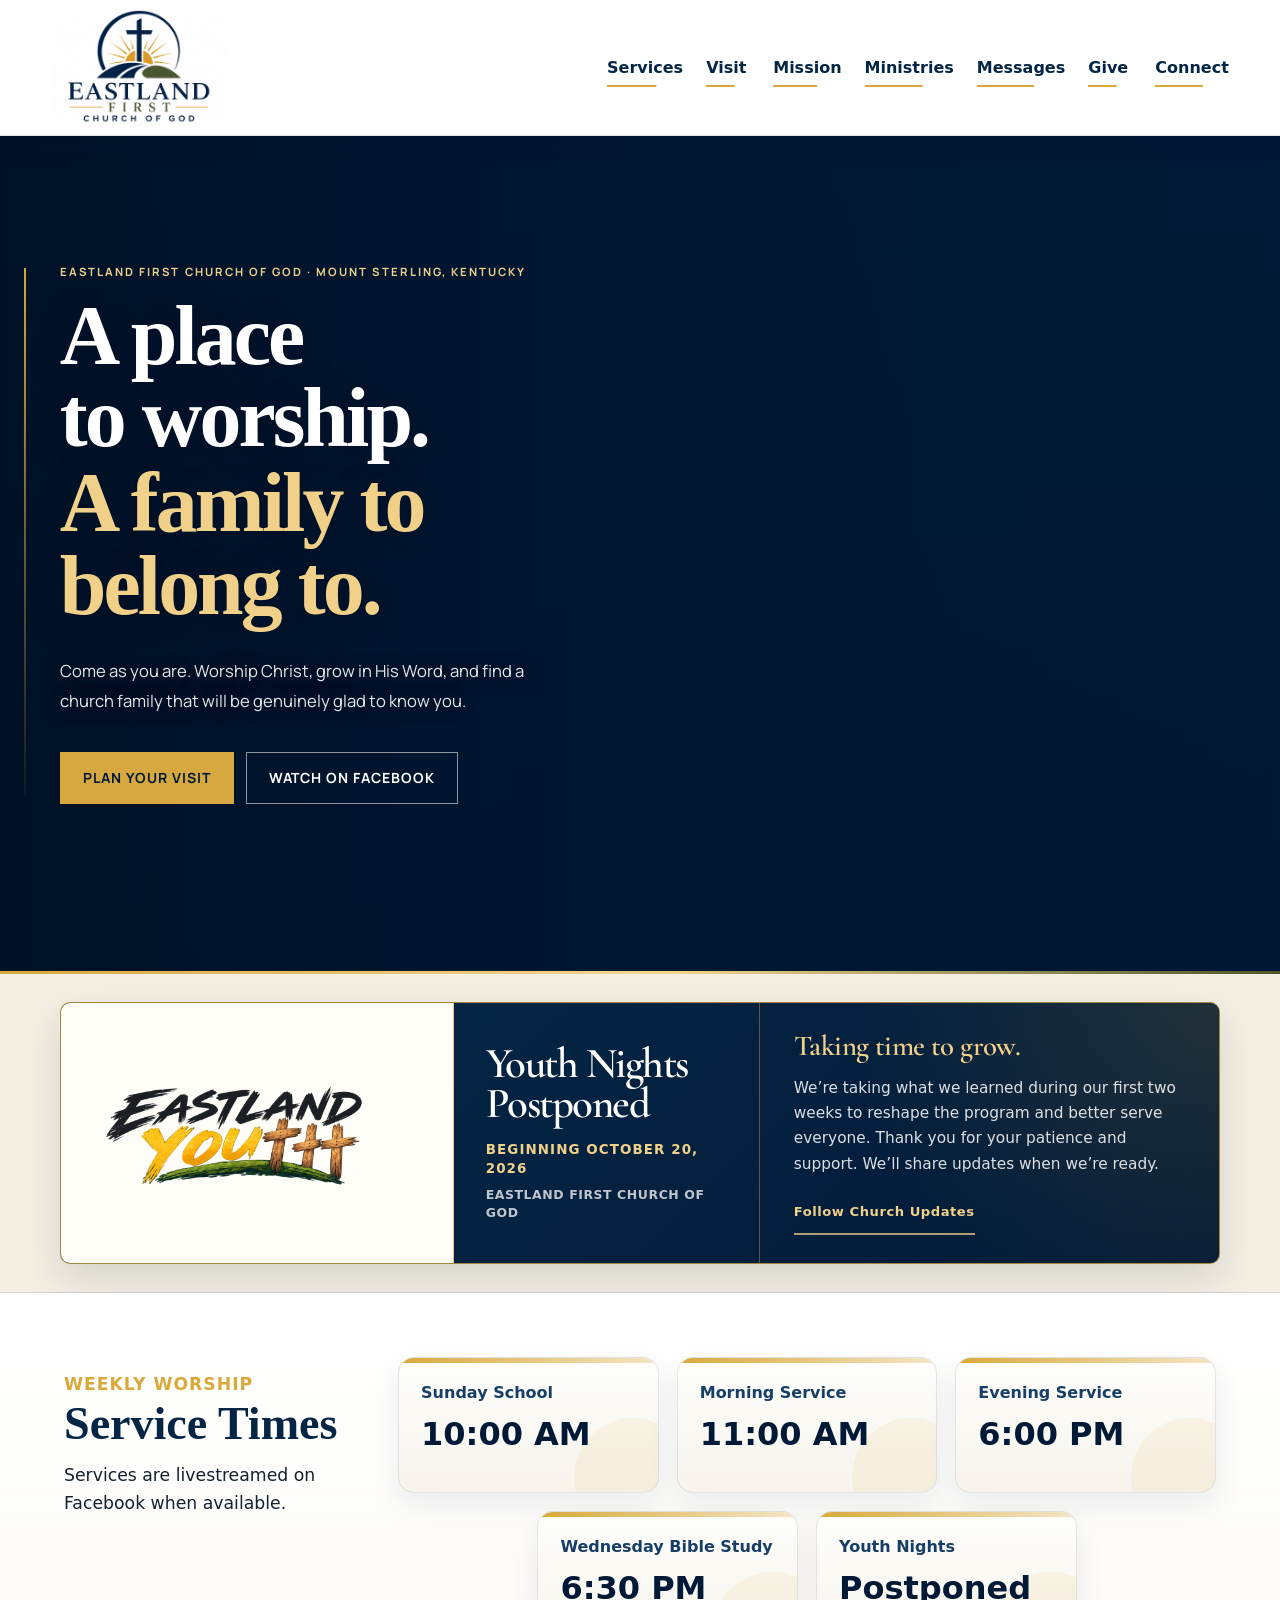
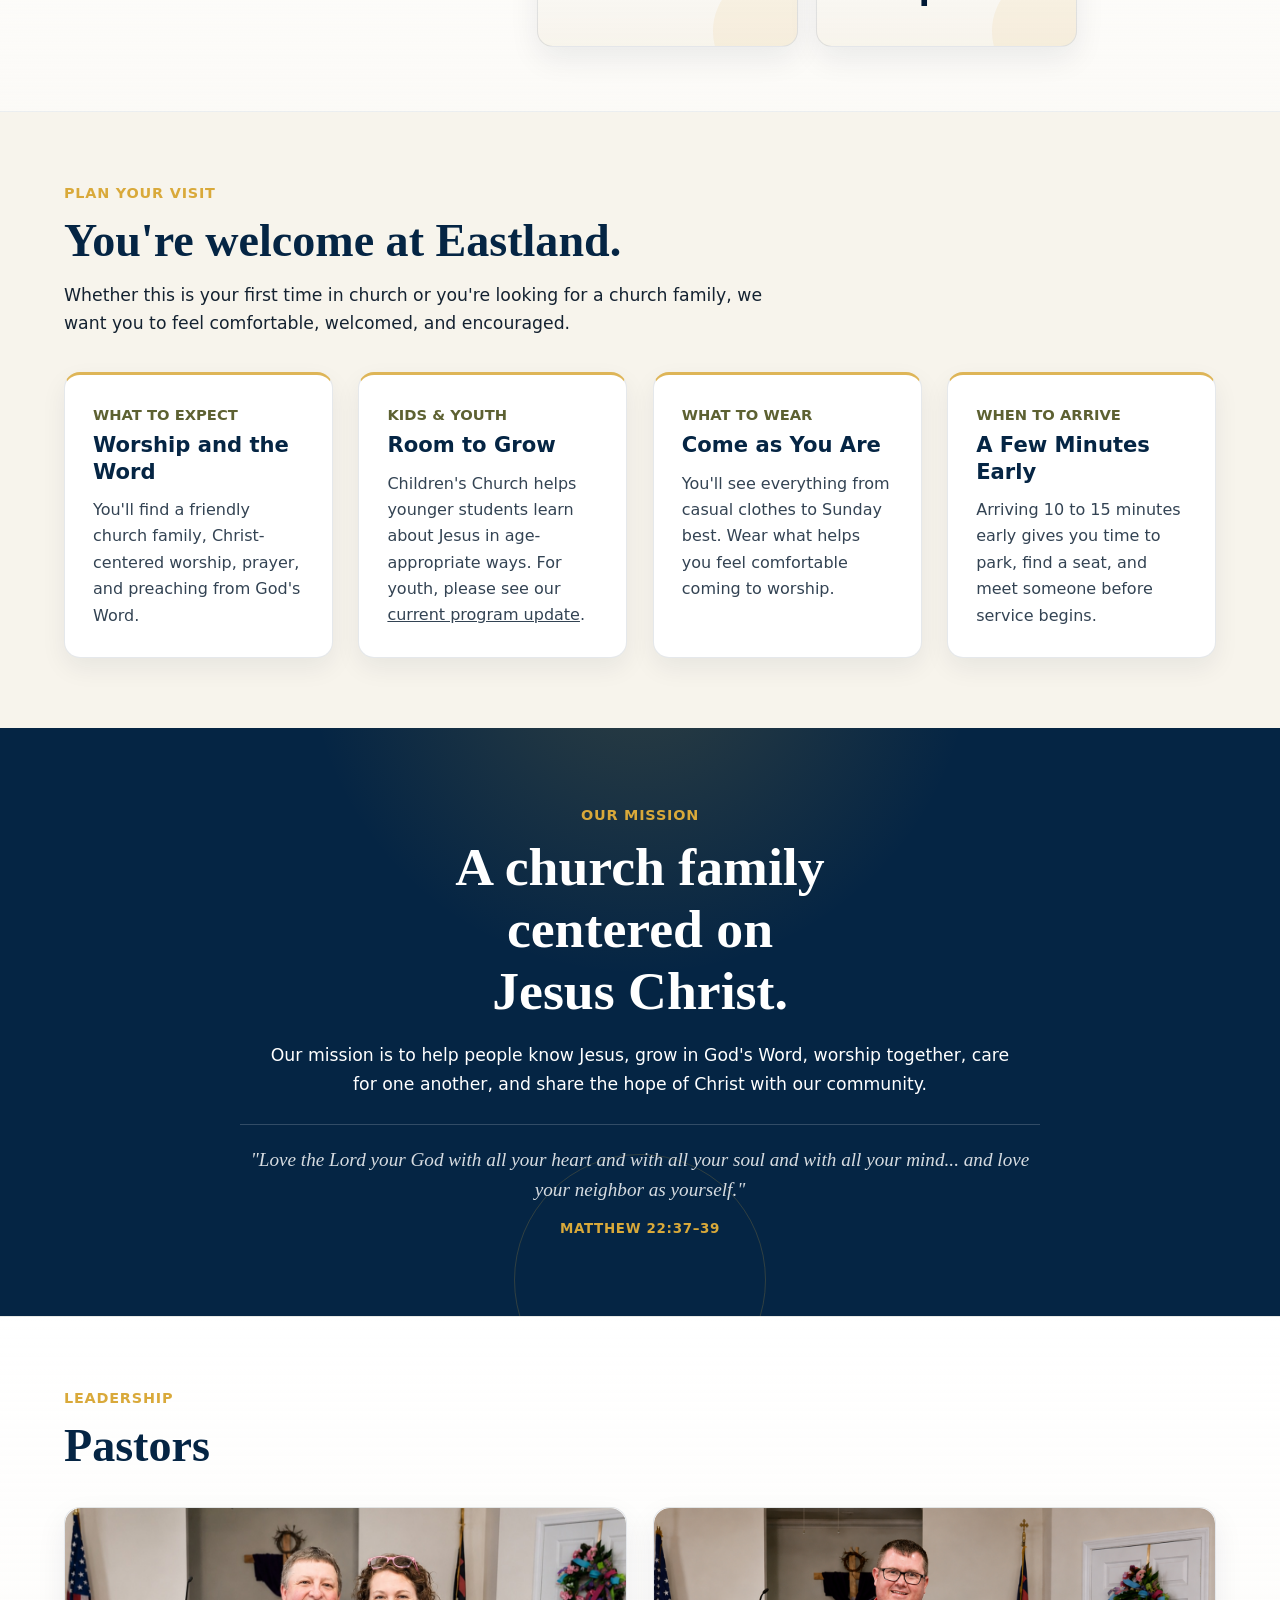
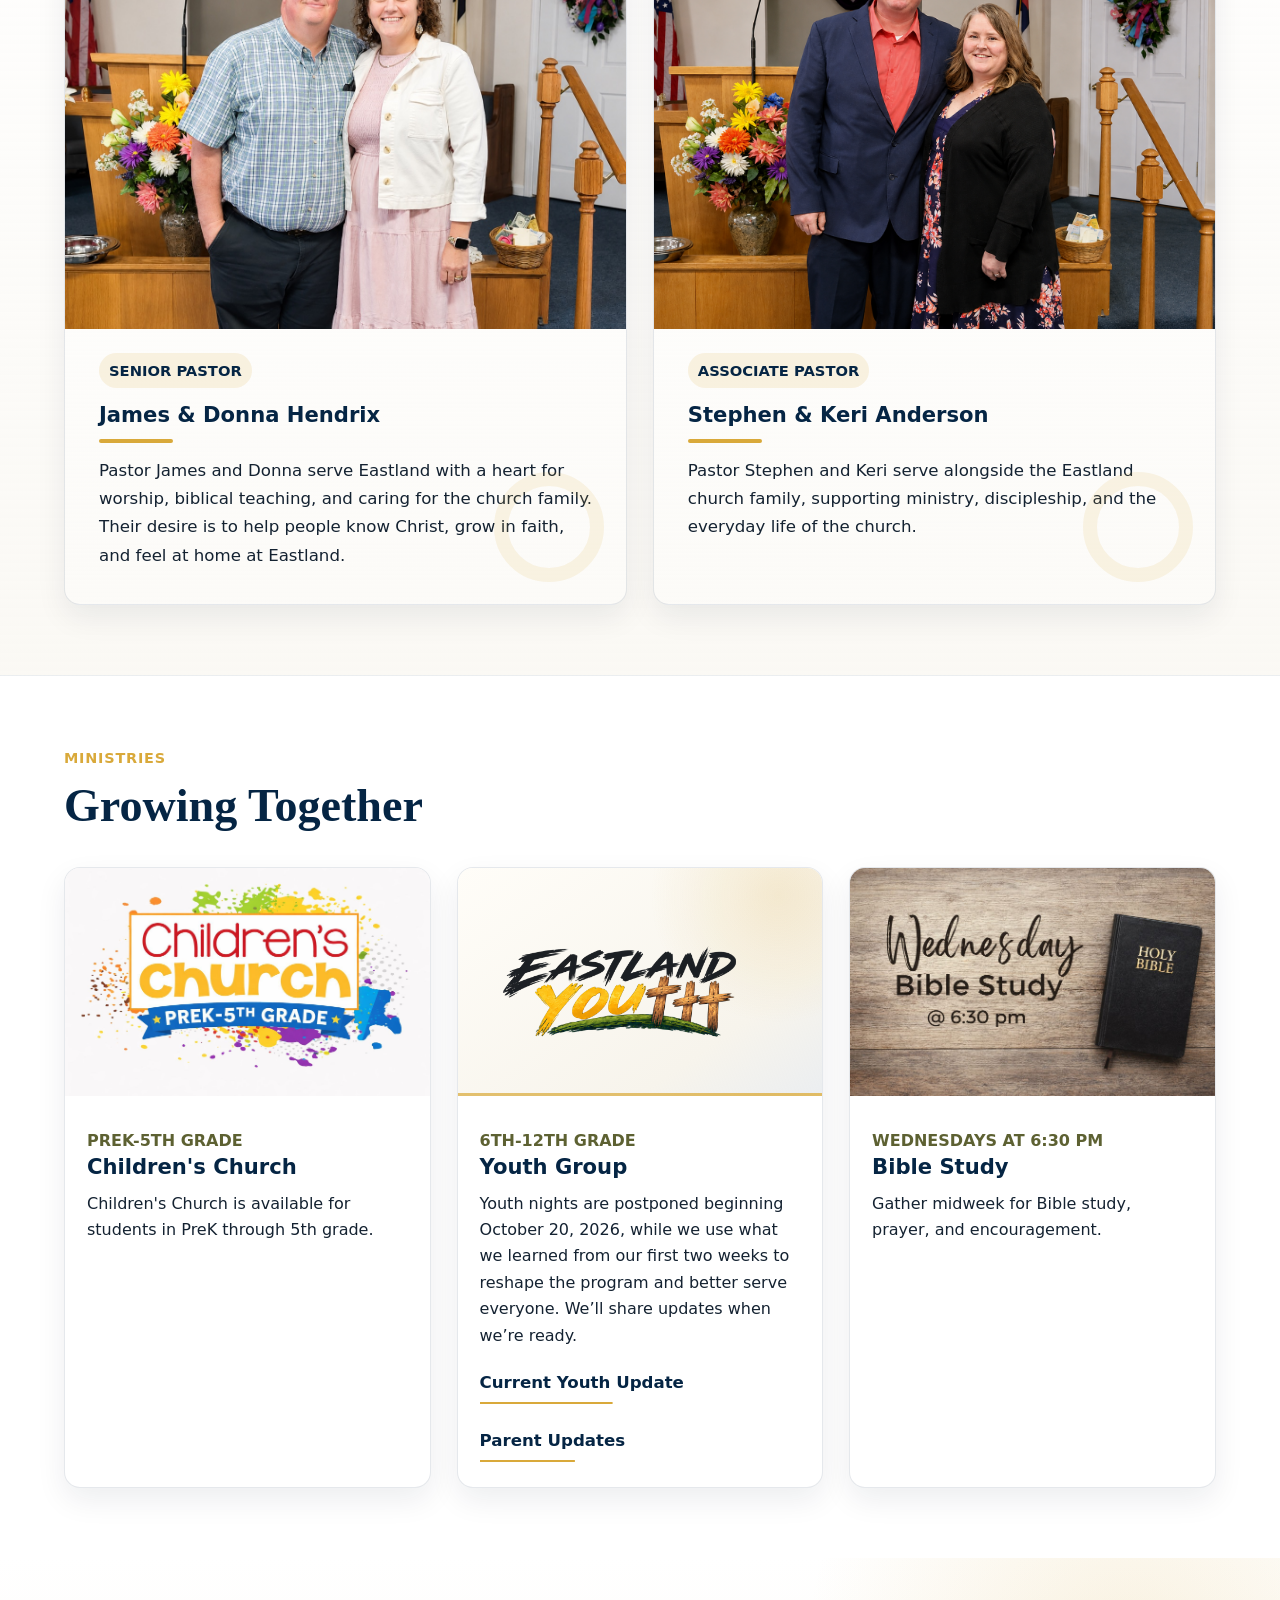
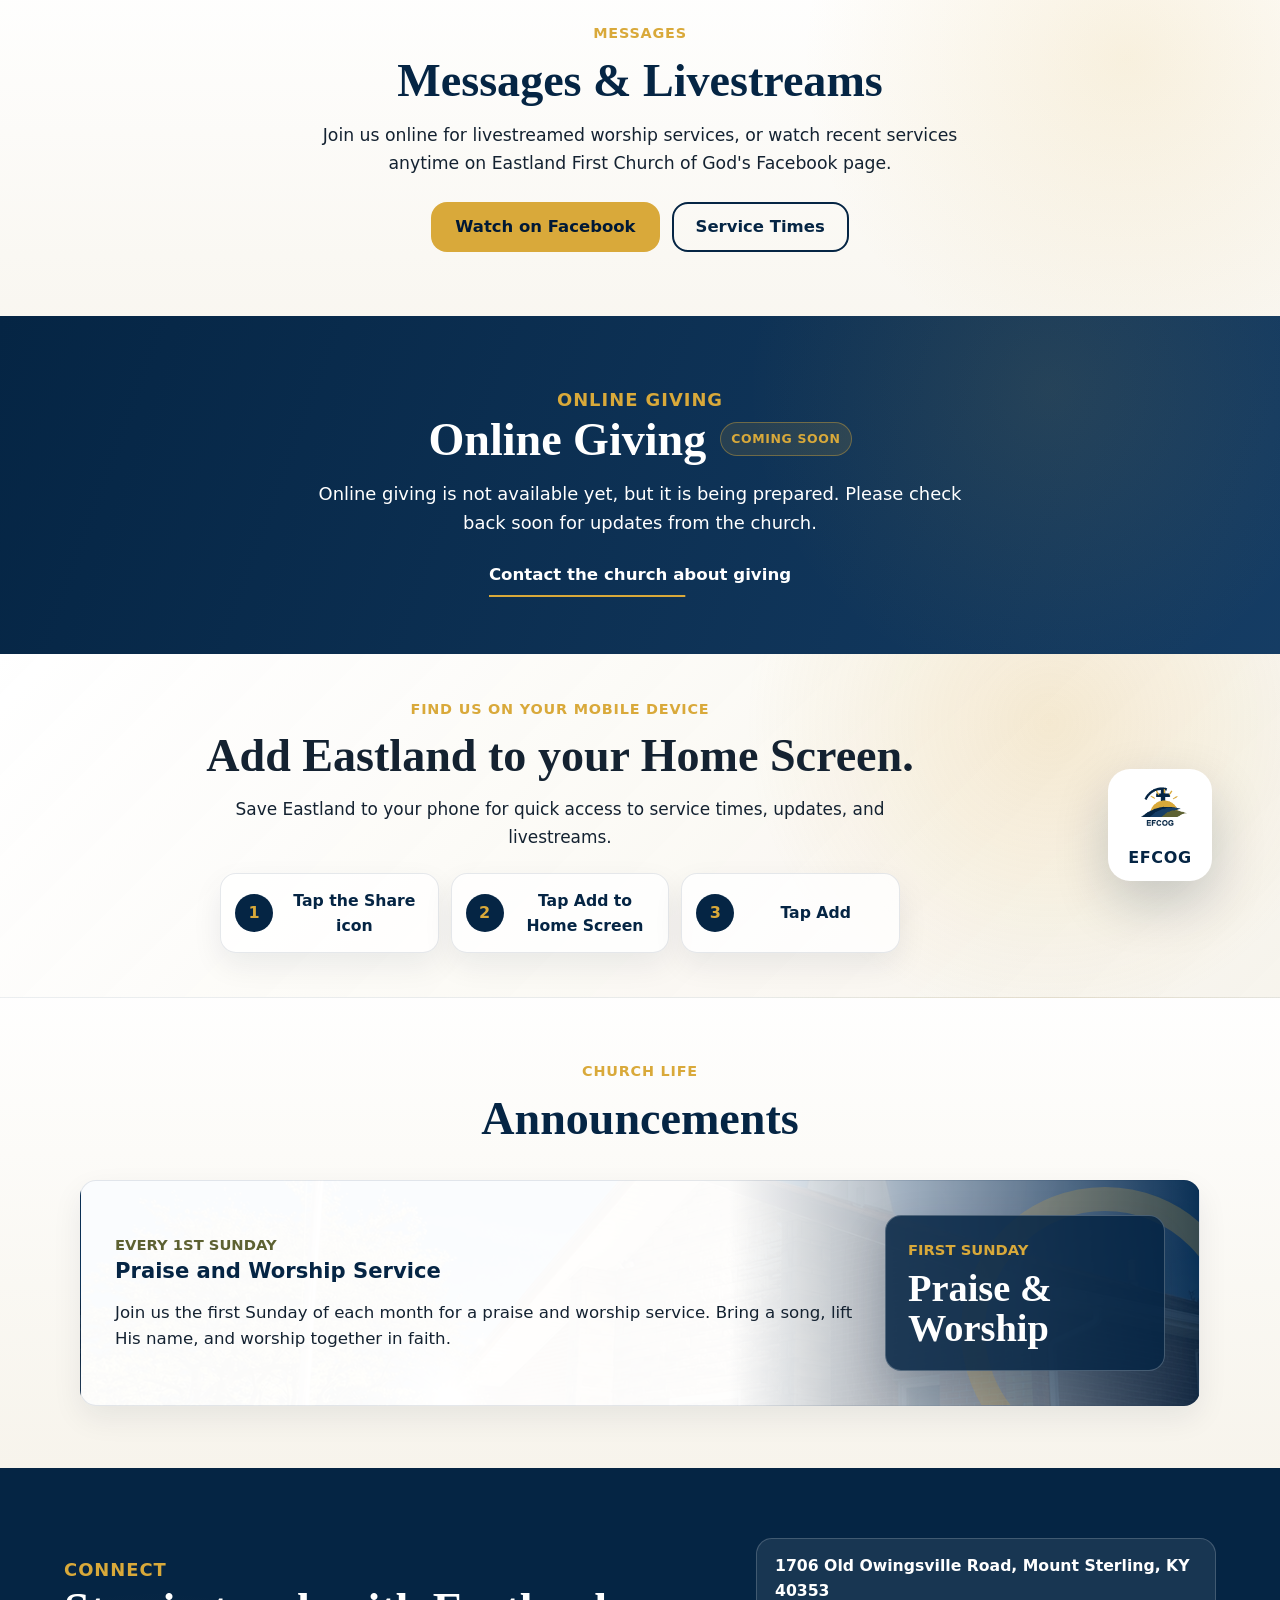
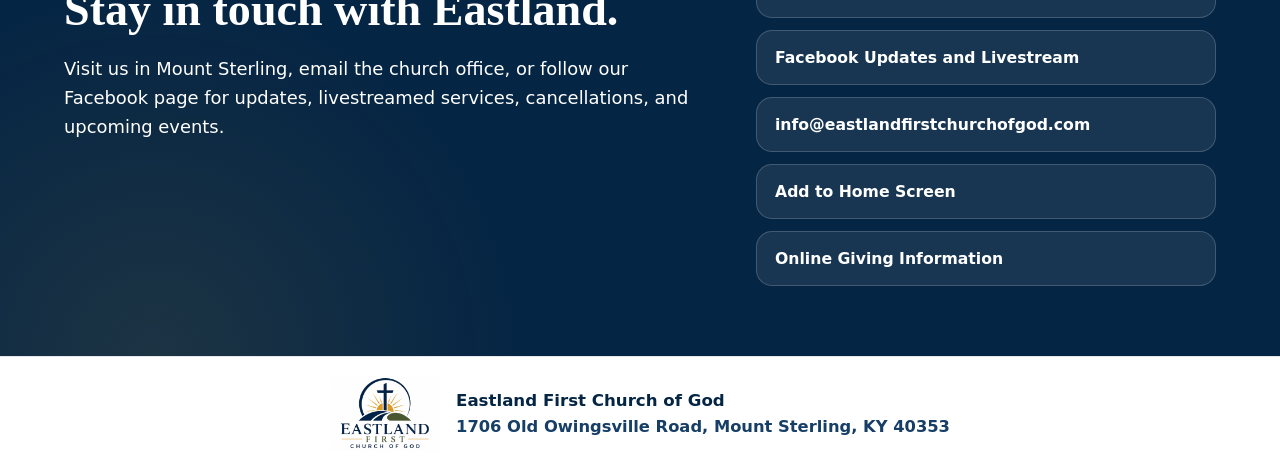
<file: index.html>
<!doctype html>
<html lang="en">
  <head>
    <!-- Google tag (gtag.js) -->
    <script async src="https://www.googletagmanager.com/gtag/js?id=G-13J60JNE1Y"></script>
    <script>
      window.dataLayer = window.dataLayer || [];
      function gtag() {
        dataLayer.push(arguments);
      }
      gtag("js", new Date());
      gtag("config", "G-13J60JNE1Y");
    </script>

    <meta charset="utf-8" />
    <meta name="viewport" content="width=device-width, initial-scale=1" />
    <meta
      name="description"
      content="Eastland First Church of God in Mount Sterling, Kentucky. Find worship times, Bible study, children's church, livestreams, and the latest youth program updates."
    />
    <meta name="theme-color" content="#052544" />
    <meta name="apple-mobile-web-app-title" content="Eastland First" />
    <meta name="application-name" content="Eastland First Church of God" />
    <meta name="robots" content="index, follow" />
    <link rel="canonical" href="https://eastlandfirstchurchofgod.com/" />
    <title>Eastland First Church of God</title>
    <link rel="preconnect" href="https://www.googletagmanager.com" />
    <link rel="dns-prefetch" href="https://www.googletagmanager.com" />
    <link
      rel="preload"
      as="image"
      href="assets/images/eastland-home-hero-v3.webp"
      type="image/webp"
      media="(min-width: 681px)"
    />
    <link
      rel="preload"
      as="image"
      href="assets/images/eastland-home-hero-v3-mobile.webp"
      type="image/webp"
      media="(max-width: 680px)"
    />
    <meta property="og:site_name" content="Eastland First Church of God" />
    <meta property="og:title" content="Eastland First Church of God" />
    <meta
      property="og:description"
      content="A church family in Mount Sterling, Kentucky. Find worship times, Bible study, children's church, livestreams, and the latest youth program updates."
    />
    <meta property="og:type" content="website" />
    <meta property="og:url" content="https://eastlandfirstchurchofgod.com/" />
    <meta property="og:image" content="https://eastlandfirstchurchofgod.com/assets/images/eastland-church-hero.jpg" />
    <meta property="og:locale" content="en_US" />
    <meta name="twitter:card" content="summary_large_image" />
    <meta name="twitter:title" content="Eastland First Church of God" />
    <meta
      name="twitter:description"
      content="Join Eastland First Church of God in Mount Sterling, Kentucky for worship, Bible study, ministries, and livestreamed services."
    />
    <meta name="twitter:image" content="https://eastlandfirstchurchofgod.com/assets/images/eastland-church-hero.jpg" />
    <link rel="icon" href="assets/icons/favicon-32.png" sizes="32x32" type="image/png" />
    <link rel="icon" href="assets/icons/icon-192.png" sizes="192x192" type="image/png" />
    <link rel="apple-touch-icon" href="assets/icons/apple-touch-icon.png" />
    <link rel="manifest" href="site.webmanifest" />
    <link rel="preconnect" href="https://fonts.googleapis.com" />
    <link rel="preconnect" href="https://fonts.gstatic.com" crossorigin />
    <link
      href="https://fonts.googleapis.com/css2?family=Cormorant+Garamond:ital,wght@0,400;0,500;0,600;1,500&amp;family=Manrope:wght@400;500;600;700&amp;display=swap"
      rel="stylesheet"
    />
    <link rel="stylesheet" href="styles.css" />
    <script type="application/ld+json">
      {
        "@context": "https://schema.org",
        "@type": "Church",
        "name": "Eastland First Church of God",
        "url": "https://eastlandfirstchurchofgod.com/",
        "image": "https://eastlandfirstchurchofgod.com/assets/images/eastland-church-hero.jpg",
        "email": "info@eastlandfirstchurchofgod.com",
        "address": {
          "@type": "PostalAddress",
          "streetAddress": "1706 Old Owingsville Road",
          "addressLocality": "Mount Sterling",
          "addressRegion": "KY",
          "postalCode": "40353",
          "addressCountry": "US"
        },
        "sameAs": [
          "https://www.facebook.com/EastlandFirstChurchOfGod"
        ]
      }
    </script>
  </head>
  <body>
    <header class="site-header">
      <a class="brand" href="#top" aria-label="Eastland First Church of God home">
        <img
          src="assets/images/eastland-logo.jpg"
          alt="Eastland First Church of God"
          width="360"
          height="240"
          decoding="async"
        />
      </a>

      <button
        class="nav-toggle"
        type="button"
        aria-expanded="false"
        aria-controls="main-navigation"
      >
        <span>Menu</span>
        <span class="nav-toggle-icon" aria-hidden="true"></span>
      </button>

      <nav class="main-nav" id="main-navigation" aria-label="Main navigation">
        <a href="#service-times">Services</a>
        <a href="#visit">Visit</a>
        <a href="#mission">Mission</a>
        <a href="#ministries">Ministries</a>
        <a href="#messages">Messages</a>
        <a href="#giving">Give</a>
        <a href="#connect">Connect</a>
      </nav>
    </header>

    <main id="top">
      <section class="hero hero-approved-v2" aria-labelledby="page-title">
        <picture class="hero-backdrop">
          <source
            media="(max-width: 680px)"
            srcset="assets/images/eastland-home-hero-v3-mobile.webp"
            type="image/webp"
          />
          <source
            srcset="assets/images/eastland-home-hero-v3.webp"
            type="image/webp"
          />
          <source
            media="(max-width: 680px)"
            srcset="assets/images/eastland-home-hero-v3-mobile.jpg"
            type="image/jpeg"
          />
          <img
            src="assets/images/eastland-home-hero-v3.jpg"
            alt="Eastland First Church of God at blue hour with its white steeple and cross"
            width="1920"
            height="1080"
            fetchpriority="high"
            decoding="async"
          />
        </picture>

        <div class="hero-inner">
          <div class="hero-copy">
            <p class="eyebrow eyebrow-on-dark">Eastland First Church of God · Mount Sterling, Kentucky</p>
            <h1 id="page-title">
              <span>A place to worship.</span>
              <em>A family to belong to.</em>
            </h1>
            <p>
              Come as you are. Worship Christ, grow in His Word, and find a church
              family that will be genuinely glad to know you.
            </p>
            <div class="hero-actions">
              <a class="button button-gold" href="#service-times">Plan Your Visit</a>
              <a
                class="button button-ghost"
                href="https://www.facebook.com/EastlandFirstChurchOfGod"
              >
                Watch on Facebook
              </a>
            </div>
          </div>

        </div>
      </section>

      <section class="youth-night-banner" id="youth-update" aria-labelledby="youth-night-title">
        <div class="youth-night-inner">
          <figure class="youth-night-artwork">
            <img
              src="assets/images/Eastland_Youth_No_Blue_Transparent.png"
              alt="Eastland Youth"
              width="2048"
              height="684"
              loading="lazy"
              decoding="async"
            />
          </figure>

          <div class="youth-night-content">
            <div class="youth-night-event">
              <h2 id="youth-night-title">Youth Nights Postponed</h2>
              <p class="youth-night-date">Beginning October 20, 2026</p>
              <p class="youth-night-location">Eastland First Church of God</p>
            </div>

            <div class="youth-night-lesson">
              <h3>Taking time to grow.</h3>
              <p>
                We’re taking what we learned during our first two weeks to reshape
                the program and better serve everyone. Thank you for your patience
                and support. We’ll share updates when we’re ready.
              </p>
              <a
                class="youth-night-update-link"
                href="https://www.facebook.com/EastlandFirstChurchOfGod"
              >
                Follow Church Updates
              </a>
            </div>
          </div>
        </div>
      </section>

      <section class="service-band" id="service-times" aria-labelledby="services-title">
        <div>
          <p class="eyebrow">Weekly Worship</p>
          <h2 id="services-title">Service Times</h2>
          <p>
            Services are livestreamed on Facebook when available.
          </p>
        </div>

        <div class="time-grid">
          <article>
            <span>Sunday School</span>
            <strong>10:00 AM</strong>
          </article>
          <article>
            <span>Morning Service</span>
            <strong>11:00 AM</strong>
          </article>
          <article>
            <span>Evening Service</span>
            <strong>6:00 PM</strong>
          </article>
          <article>
            <span>Wednesday Bible Study</span>
            <strong>6:30 PM</strong>
          </article>
          <article>
            <span>Youth Nights</span>
            <strong>Postponed</strong>
          </article>
        </div>
      </section>


      <section class="content-section visit-section" id="visit" aria-labelledby="visit-title">
        <div class="section-heading">
          <p class="eyebrow">Plan Your Visit</p>
          <h2 id="visit-title">You're welcome at Eastland.</h2>
          <p>
            Whether this is your first time in church or you're looking for a church family,
            we want you to feel comfortable, welcomed, and encouraged.
          </p>
        </div>

        <div class="info-grid four-column">
          <article class="info-card">
            <p class="label">What to Expect</p>
            <h3>Worship and the Word</h3>
            <p>
              You'll find a friendly church family, Christ-centered worship, prayer,
              and preaching from God's Word.
            </p>
          </article>
          <article class="info-card">
            <p class="label">Kids & Youth</p>
            <h3>Room to Grow</h3>
            <p>
              Children's Church helps younger students learn about Jesus in
              age-appropriate ways. For youth, please see our
              <a href="#youth-update">current program update</a>.
            </p>
          </article>
          <article class="info-card">
            <p class="label">What to Wear</p>
            <h3>Come as You Are</h3>
            <p>
              You'll see everything from casual clothes to Sunday best. Wear what
              helps you feel comfortable coming to worship.
            </p>
          </article>
          <article class="info-card">
            <p class="label">When to Arrive</p>
            <h3>A Few Minutes Early</h3>
            <p>
              Arriving 10 to 15 minutes early gives you time to park, find a seat,
              and meet someone before service begins.
            </p>
          </article>
        </div>
      </section>

      <section class="mission-section" id="mission" aria-labelledby="mission-title">
        <div class="mission-inner">
          <p class="eyebrow">Our Mission</p>
          <h2 id="mission-title">
            A church family centered on Jesus Christ.
          </h2>
          <p class="mission-copy">
            Our mission is to help people know Jesus, grow in God's Word,
            worship together, care for one another, and share the hope of Christ
            with our community.
          </p>

          <blockquote class="mission-quote">
            "Love the Lord your God with all your heart and with all your soul and with all your mind...
            and love your neighbor as yourself."
            <cite>Matthew 22:37–39</cite>
          </blockquote>
        </div>
      </section>

      <section class="content-section pastors" aria-labelledby="pastors-title">
        <div class="section-heading">
          <p class="eyebrow">Leadership</p>
          <h2 id="pastors-title">Pastors</h2>
        </div>

        <div class="info-grid two-column">
          <article class="info-card leader-card">
            <picture class="leader-photo">
              <source
                srcset="assets/images/pastor-james-donna-hendrix.jpg"
                type="image/jpeg"
              />
              <img
                src="assets/images/pastor-james-donna-hendrix.jpg"
                alt="Pastor James Hendrix and Donna Hendrix at Eastland First Church of God"
                width="1254"
                height="1254"
                loading="lazy"
                decoding="async"
              />
            </picture>
            <p class="label">Senior Pastor</p>
            <h3>James & Donna Hendrix</h3>
            <p>
              Pastor James and Donna serve Eastland with a heart for worship,
              biblical teaching, and caring for the church family. Their desire is
              to help people know Christ, grow in faith, and feel at home at Eastland.
            </p>
          </article>
          <article class="info-card leader-card">
            <picture class="leader-photo leader-photo-associate">
              <source
                srcset="assets/images/pastor-stephen-keri-anderson.png"
                type="image/png"
              />
              <img
                src="assets/images/pastor-stephen-keri-anderson.png"
                alt="Pastor Stephen Anderson and Keri Anderson at Eastland First Church of God"
                width="1448"
                height="1086"
                loading="lazy"
                decoding="async"
              />
            </picture>
            <p class="label">Associate Pastor</p>
            <h3>Stephen & Keri Anderson</h3>
            <p>
              Pastor Stephen and Keri serve alongside the Eastland church family,
              supporting ministry, discipleship, and the everyday life of the church.
            </p>
          </article>
        </div>
      </section>

      <section class="content-section" id="ministries" aria-labelledby="ministries-title">
        <div class="section-heading">
          <p class="eyebrow">Ministries</p>
          <h2 id="ministries-title">Growing Together</h2>
        </div>

        <div class="card-grid">
          <article class="image-card">
            <picture>
              <source
                srcset="assets/images/childrens-church-slide.jpg"
                type="image/jpeg"
              />
              <img
                src="assets/images/childrens-church-slide.jpg"
                alt="Children's Church for PreK through 5th grade"
                width="1536"
                height="1024"
                loading="lazy"
                decoding="async"
              />
            </picture>
            <div>
              <p class="label">PreK-5th Grade</p>
              <h3>Children's Church</h3>
              <p>
                Children's Church is available for students in PreK through 5th grade.
              </p>
            </div>
          </article>

          <article class="image-card youth-ministry-card">
            <picture class="youth-ministry-logo">
              <source
                srcset="assets/images/Eastland_Youth_No_Blue_Transparent.png"
                type="image/png"
              />
              <img
                src="assets/images/Eastland_Youth_No_Blue_Transparent.png"
                alt="Eastland Youth logo"
                width="2048"
                height="684"
                loading="lazy"
                decoding="async"
              />
            </picture>
            <div>
              <p class="label">6th-12th Grade</p>
              <h3>Youth Group</h3>
              <p>
                Youth nights are postponed beginning October 20, 2026, while we
                use what we learned from our first two weeks to reshape the program
                and better serve everyone. We’ll share updates when we’re ready.
              </p>
              <a class="text-link youth-parent-updates-link" href="#youth-update">
                Current Youth Update
              </a>
              <a class="text-link youth-parent-updates-link" href="parent-updates/">
                Parent Updates
              </a>
            </div>
          </article>

          <article class="image-card">
            <picture>
              <source
                srcset="assets/images/wednesday-bible-study-slide.jpg"
                type="image/jpeg"
              />
              <img
                src="assets/images/wednesday-bible-study-slide.jpg"
                alt="Wednesday Bible study at 6:30 PM"
                width="1536"
                height="1024"
                loading="lazy"
                decoding="async"
              />
            </picture>
            <div>
              <p class="label">Wednesdays at 6:30 PM</p>
              <h3>Bible Study</h3>
              <p>
                Gather midweek for Bible study, prayer, and encouragement.
              </p>
            </div>
          </article>
        </div>
      </section>


      <section class="content-section messages-section" id="messages" aria-labelledby="messages-title">
        <div class="section-heading">
          <p class="eyebrow">Messages</p>
          <h2 id="messages-title">Messages & Livestreams</h2>
          <p>
            Join us online for livestreamed worship services, or watch recent
            services anytime on Eastland First Church of God's Facebook page.
          </p>
        </div>

        <div class="center-actions messages-actions">
          <a class="button primary" href="https://www.facebook.com/EastlandFirstChurchOfGod">
            Watch on Facebook
          </a>
          <a class="button secondary" href="#service-times">Service Times</a>
        </div>
      </section>

      <section class="giving-section" id="giving" aria-labelledby="giving-title">
        <div>
          <p class="eyebrow">Online Giving</p>
          <div class="giving-heading">
            <h2 id="giving-title">Online Giving</h2>
            <span class="status-badge">Coming Soon</span>
          </div>
          <p>
            Online giving is not available yet, but it is being prepared. Please
            check back soon for updates from the church.
          </p>
        </div>
        <a class="text-link giving-link" href="#connect">Contact the church about giving</a>
      </section>

      <section class="app-section" id="mobile-app" aria-labelledby="mobile-app-title">
        <div class="app-copy">
          <p class="eyebrow">Find Us on Your Mobile Device</p>
          <h2 id="mobile-app-title">Add Eastland to your Home Screen.</h2>
          <p>
            Save Eastland to your phone for quick access to service times,
            updates, and livestreams.
          </p>

          <ol class="install-steps" aria-label="How to add the website to your home screen">
            <li>
              <span aria-hidden="true">1</span>
              <div>
                <strong>Tap the Share icon</strong>
              </div>
            </li>
            <li>
              <span aria-hidden="true">2</span>
              <div>
                <strong>Tap Add to Home Screen</strong>
              </div>
            </li>
            <li>
              <span aria-hidden="true">3</span>
              <div>
                <strong>Tap Add</strong>
              </div>
            </li>
          </ol>
        </div>

        <div class="app-preview" aria-hidden="true">
          <div class="app-icon-card">
            <img
              src="assets/icons/icon-192.png"
              alt=""
              width="192"
              height="192"
              loading="lazy"
              decoding="async"
            />
            <strong>EFCOG</strong>
          </div>
        </div>
      </section>

      <section
        class="content-section announcements"
        id="announcements"
        aria-labelledby="announcements-title"
      >
        <div class="section-heading">
          <p class="eyebrow">Church Life</p>
          <h2 id="announcements-title">Announcements</h2>
        </div>

        <div class="featured-event worship-featured">
          <div>
            <p class="label">Every 1st Sunday</p>
            <h3>Praise and Worship Service</h3>
            <p>
              Join us the first Sunday of each month for a praise and worship
              service. Bring a song, lift His name, and worship together in
              faith.
            </p>
          </div>
          <div class="worship-callout" aria-hidden="true">
            <span>First Sunday</span>
            <strong>Praise & Worship</strong>
          </div>
        </div>
      </section>

      <section class="connect-section" id="connect" aria-labelledby="connect-title">
        <div>
          <p class="eyebrow">Connect</p>
          <h2 id="connect-title">Stay in touch with Eastland.</h2>
          <p>
            Visit us in Mount Sterling, email the church office, or follow our
            Facebook page for updates, livestreamed services, cancellations, and
            upcoming events.
          </p>
        </div>

        <div class="connect-list">
          <a
            href="https://maps.app.goo.gl/eFwbhGcEmQ6VSjjY6"
          >
            1706 Old Owingsville Road, Mount Sterling, KY 40353
          </a>
          <a href="https://www.facebook.com/EastlandFirstChurchOfGod">
            Facebook Updates and Livestream
          </a>
          <a href="mailto:info@eastlandfirstchurchofgod.com">
            info@eastlandfirstchurchofgod.com
          </a>
          <a href="#mobile-app">Add to Home Screen</a>
          <a href="#giving">Online Giving Information</a>
        </div>
      </section>
    </main>

    <footer class="site-footer">
      <img
        src="assets/images/eastland-logo.jpg"
        alt=""
        width="180"
        height="120"
        loading="lazy"
        decoding="async"
      />
      <div>
        <p>Eastland First Church of God</p>
        <address>1706 Old Owingsville Road, Mount Sterling, KY 40353</address>
      </div>
    </footer>
    <a class="back-to-top" href="#top" aria-label="Back to top">↑</a>
    <script>
      const navigationToggle = document.querySelector(".nav-toggle");
      const mainNavigation = document.querySelector(".main-nav");
      document.body.classList.add("nav-ready");

      const closeNavigation = () => {
        navigationToggle.setAttribute("aria-expanded", "false");
        mainNavigation.classList.remove("is-open");
      };

      navigationToggle.addEventListener("click", () => {
        const isOpen = navigationToggle.getAttribute("aria-expanded") === "true";
        navigationToggle.setAttribute("aria-expanded", String(!isOpen));
        mainNavigation.classList.toggle("is-open", !isOpen);
      });

      mainNavigation.addEventListener("click", (event) => {
        if (event.target.closest("a")) closeNavigation();
      });

      document.addEventListener("keydown", (event) => {
        if (event.key === "Escape") {
          closeNavigation();
          navigationToggle.focus();
        }
      });

      const backToTopButton = document.querySelector(".back-to-top");
      const toggleBackToTop = () => {
        backToTopButton.classList.toggle("is-visible", window.scrollY > 500);
      };

      toggleBackToTop();
      window.addEventListener("scroll", toggleBackToTop, { passive: true });
    </script>
  </body>
</html>
</file>
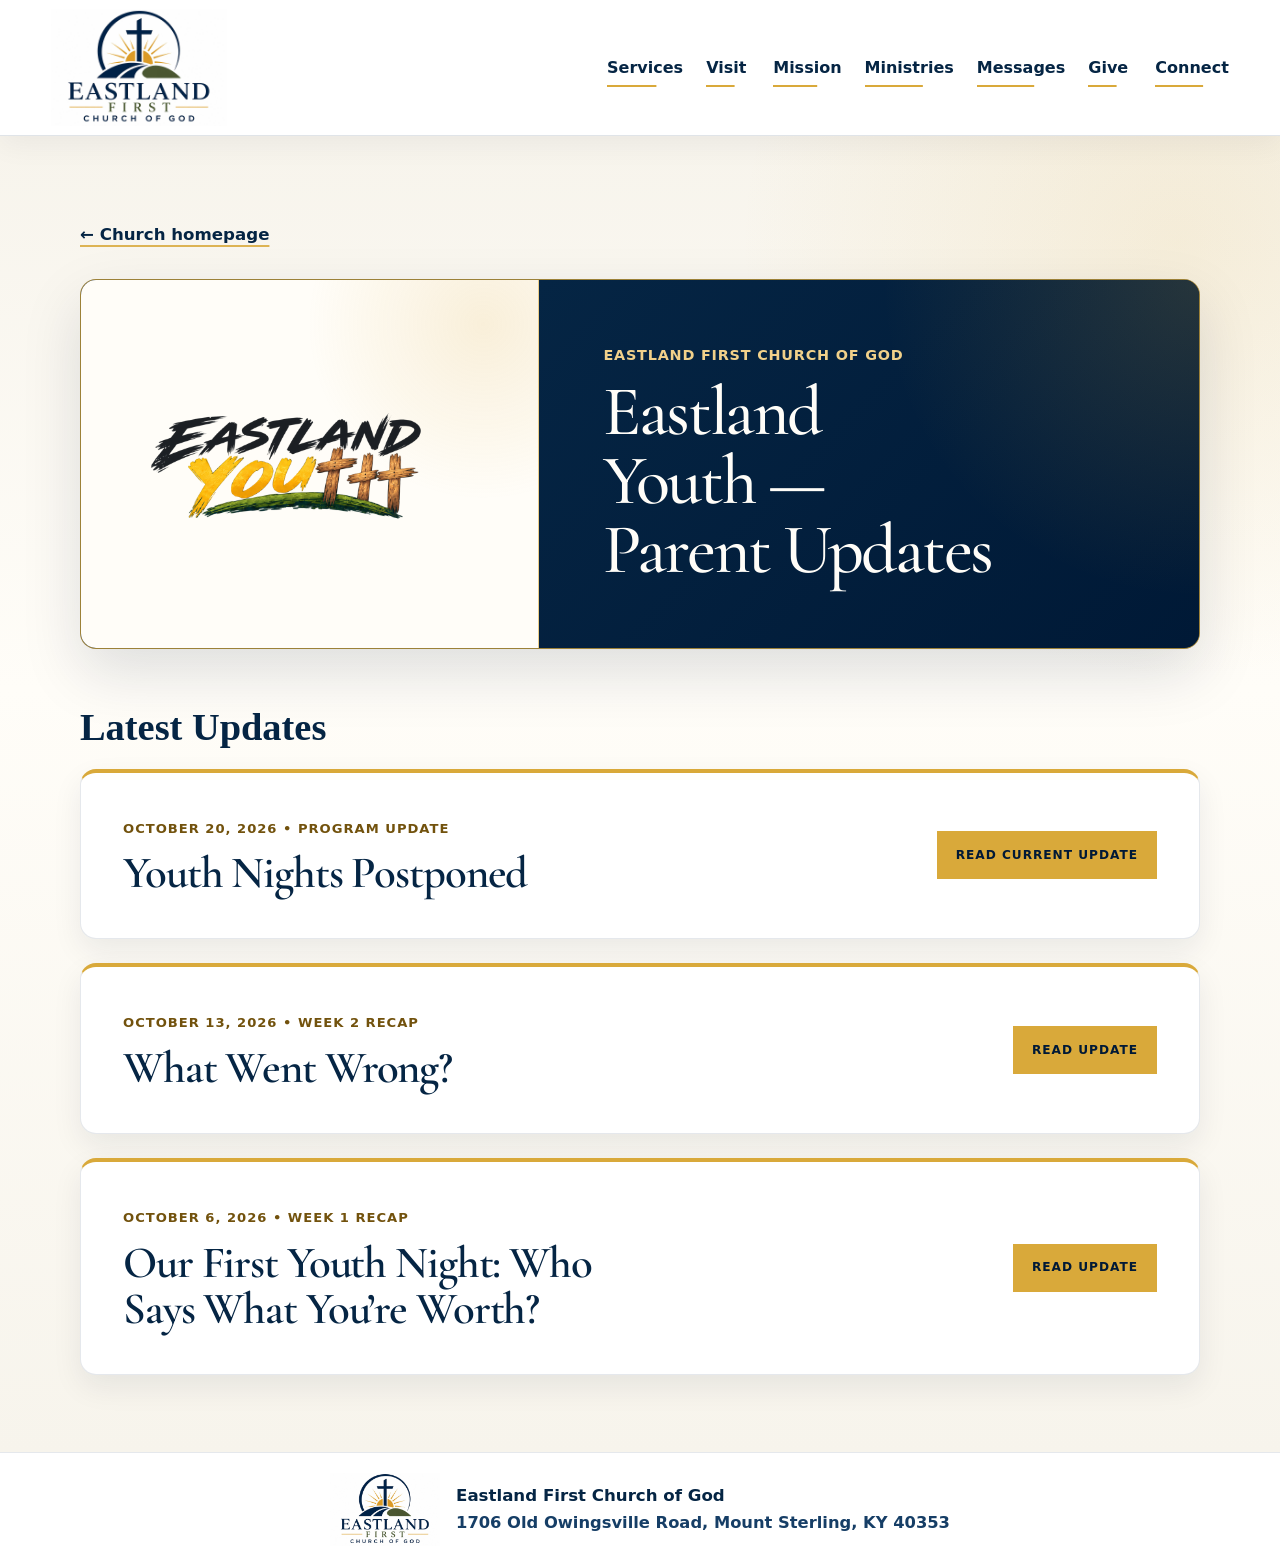
<file: parent-updates/index.html>
<!doctype html>
<html lang="en">
  <head>
    <!-- Google tag (gtag.js) -->
    <script async src="https://www.googletagmanager.com/gtag/js?id=G-13J60JNE1Y"></script>
    <script>
      window.dataLayer = window.dataLayer || [];
      function gtag() {
        dataLayer.push(arguments);
      }
      gtag("js", new Date());
      gtag("config", "G-13J60JNE1Y");
    </script>

    <meta charset="utf-8" />
    <meta name="viewport" content="width=device-width, initial-scale=1" />
    <meta
      name="description"
      content="Youth nights are postponed beginning October 20, 2026. Read the current Eastland Youth update and past lesson recaps from Eastland First Church of God."
    />
    <meta name="theme-color" content="#052544" />
    <meta name="apple-mobile-web-app-title" content="Eastland First" />
    <meta name="application-name" content="Eastland First Church of God" />
    <meta name="robots" content="index, follow" />
    <link rel="canonical" href="https://eastlandfirstchurchofgod.com/parent-updates/" />
    <title>Eastland Youth — Parent Updates | Eastland First Church of God</title>
    <link rel="preconnect" href="https://www.googletagmanager.com" />
    <link rel="dns-prefetch" href="https://www.googletagmanager.com" />
    <meta property="og:site_name" content="Eastland First Church of God" />
    <meta property="og:title" content="Eastland Youth — Parent Updates" />
    <meta
      property="og:description"
      content="Youth nights are postponed beginning October 20, 2026. Read the current program update and past Eastland Youth lesson recaps."
    />
    <meta property="og:type" content="website" />
    <meta property="og:url" content="https://eastlandfirstchurchofgod.com/parent-updates/" />
    <meta
      property="og:image"
      content="https://eastlandfirstchurchofgod.com/assets/images/Eastland_Youth_No_Blue_Transparent.png"
    />
    <meta property="og:image:alt" content="Eastland Youth logo" />
    <meta property="og:locale" content="en_US" />
    <meta name="twitter:card" content="summary_large_image" />
    <meta name="twitter:title" content="Eastland Youth — Parent Updates" />
    <meta
      name="twitter:description"
      content="Youth nights are postponed beginning October 20, 2026. Read the current program update and past Eastland Youth lesson recaps."
    />
    <meta
      name="twitter:image"
      content="https://eastlandfirstchurchofgod.com/assets/images/Eastland_Youth_No_Blue_Transparent.png"
    />
    <meta name="twitter:image:alt" content="Eastland Youth logo" />
    <link rel="icon" href="../assets/icons/favicon-32.png" sizes="32x32" type="image/png" />
    <link rel="icon" href="../assets/icons/icon-192.png" sizes="192x192" type="image/png" />
    <link rel="apple-touch-icon" href="../assets/icons/apple-touch-icon.png" />
    <link rel="manifest" href="../site.webmanifest" />
    <link rel="preconnect" href="https://fonts.googleapis.com" />
    <link rel="preconnect" href="https://fonts.gstatic.com" crossorigin />
    <link
      href="https://fonts.googleapis.com/css2?family=Cormorant+Garamond:ital,wght@0,400;0,500;0,600;1,500&amp;family=Manrope:wght@400;500;600;700&amp;display=swap"
      rel="stylesheet"
    />
    <link rel="stylesheet" href="../styles.css" />
    <link rel="stylesheet" href="../newsletter.css" />
  </head>
  <body class="newsletter-page">
    <header class="site-header">
      <a class="brand" href="../" aria-label="Eastland First Church of God home">
        <img
          src="../assets/images/eastland-logo.jpg"
          alt="Eastland First Church of God"
          width="360"
          height="240"
          decoding="async"
        />
      </a>

      <button
        class="nav-toggle"
        type="button"
        aria-expanded="false"
        aria-controls="main-navigation"
      >
        <span>Menu</span>
        <span class="nav-toggle-icon" aria-hidden="true"></span>
      </button>

      <nav class="main-nav" id="main-navigation" aria-label="Main navigation">
        <a href="../#service-times">Services</a>
        <a href="../#visit">Visit</a>
        <a href="../#mission">Mission</a>
        <a href="../#ministries">Ministries</a>
        <a href="../#messages">Messages</a>
        <a href="../#giving">Give</a>
        <a href="../#connect">Connect</a>
      </nav>
    </header>

    <main class="newsletter-main" id="top">
      <div class="newsletter-shell">
        <nav class="newsletter-utility" aria-label="Parent Updates navigation">
          <a href="../">← Church homepage</a>
        </nav>

        <header class="newsletter-masthead">
          <div class="newsletter-logo-panel">
            <img
              src="../assets/images/Eastland_Youth_No_Blue_Transparent.png"
              alt="Eastland Youth logo"
              width="2048"
              height="684"
            />
          </div>
          <div class="newsletter-heading-panel">
            <p class="eyebrow">Eastland First Church of God</p>
            <h1>Eastland Youth — Parent Updates</h1>
          </div>
        </header>

        <section class="newsletter-list" aria-labelledby="updates-list-title">
          <h2 class="newsletter-list-heading" id="updates-list-title">Latest Updates</h2>
          <article class="newsletter-entry" style="margin-bottom: 24px;">
            <div>
              <time datetime="2026-10-20">October 20, 2026 • Program Update</time>
              <h2>Youth Nights Postponed</h2>
            </div>
            <a class="newsletter-entry-link" href="../#youth-update">Read current update</a>
          </article>
          <article class="newsletter-entry" style="margin-bottom: 24px;">
            <div>
              <time datetime="2026-10-13">October 13, 2026 • Week 2 Recap</time>
              <h2>What Went Wrong?</h2>
            </div>
            <a class="newsletter-entry-link" href="2026-10-13-what-went-wrong/">Read update</a>
          </article>
          <article class="newsletter-entry">
            <div>
              <time datetime="2026-10-06">October 6, 2026 • Week 1 Recap</time>
              <h2>Our First Youth Night: Who Says What You’re Worth?</h2>
            </div>
            <a
              class="newsletter-entry-link"
              href="2026-10-06-who-says-what-youre-worth/"
            >
              Read update
            </a>
          </article>
        </section>
      </div>
    </main>

    <footer class="site-footer">
      <img
        src="../assets/images/eastland-logo.jpg"
        alt=""
        width="180"
        height="120"
        loading="lazy"
        decoding="async"
      />
      <div>
        <p>Eastland First Church of God</p>
        <address>1706 Old Owingsville Road, Mount Sterling, KY 40353</address>
      </div>
    </footer>
    <a class="back-to-top" href="#top" aria-label="Back to top">↑</a>
    <script>
      const navigationToggle = document.querySelector(".nav-toggle");
      const mainNavigation = document.querySelector(".main-nav");
      document.body.classList.add("nav-ready");

      const closeNavigation = () => {
        navigationToggle.setAttribute("aria-expanded", "false");
        mainNavigation.classList.remove("is-open");
      };

      navigationToggle.addEventListener("click", () => {
        const isOpen = navigationToggle.getAttribute("aria-expanded") === "true";
        navigationToggle.setAttribute("aria-expanded", String(!isOpen));
        mainNavigation.classList.toggle("is-open", !isOpen);
      });

      mainNavigation.addEventListener("click", (event) => {
        if (event.target.closest("a")) closeNavigation();
      });

      document.addEventListener("keydown", (event) => {
        if (event.key === "Escape") {
          closeNavigation();
          navigationToggle.focus();
        }
      });

      const backToTopButton = document.querySelector(".back-to-top");
      const toggleBackToTop = () => {
        backToTopButton.classList.toggle("is-visible", window.scrollY > 500);
      };

      toggleBackToTop();
      window.addEventListener("scroll", toggleBackToTop, { passive: true });
    </script>
  </body>
</html>
</file>
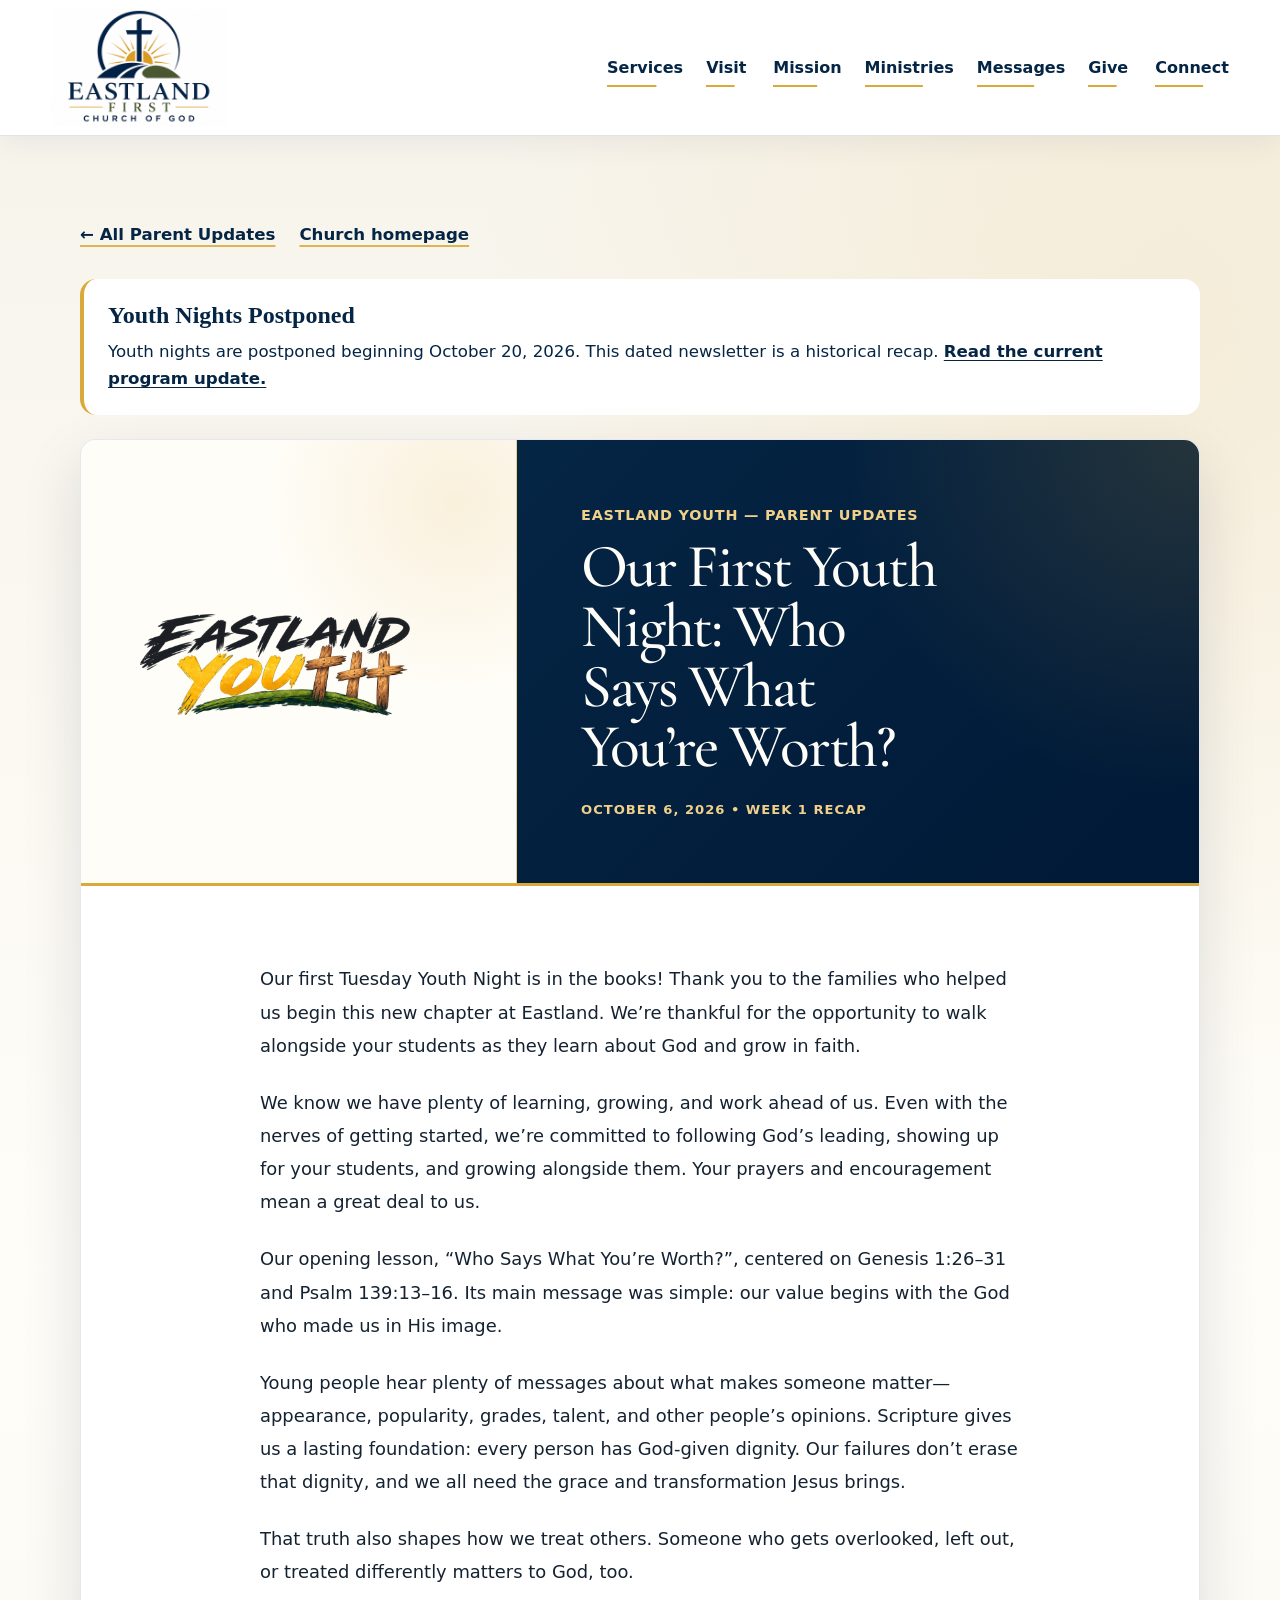
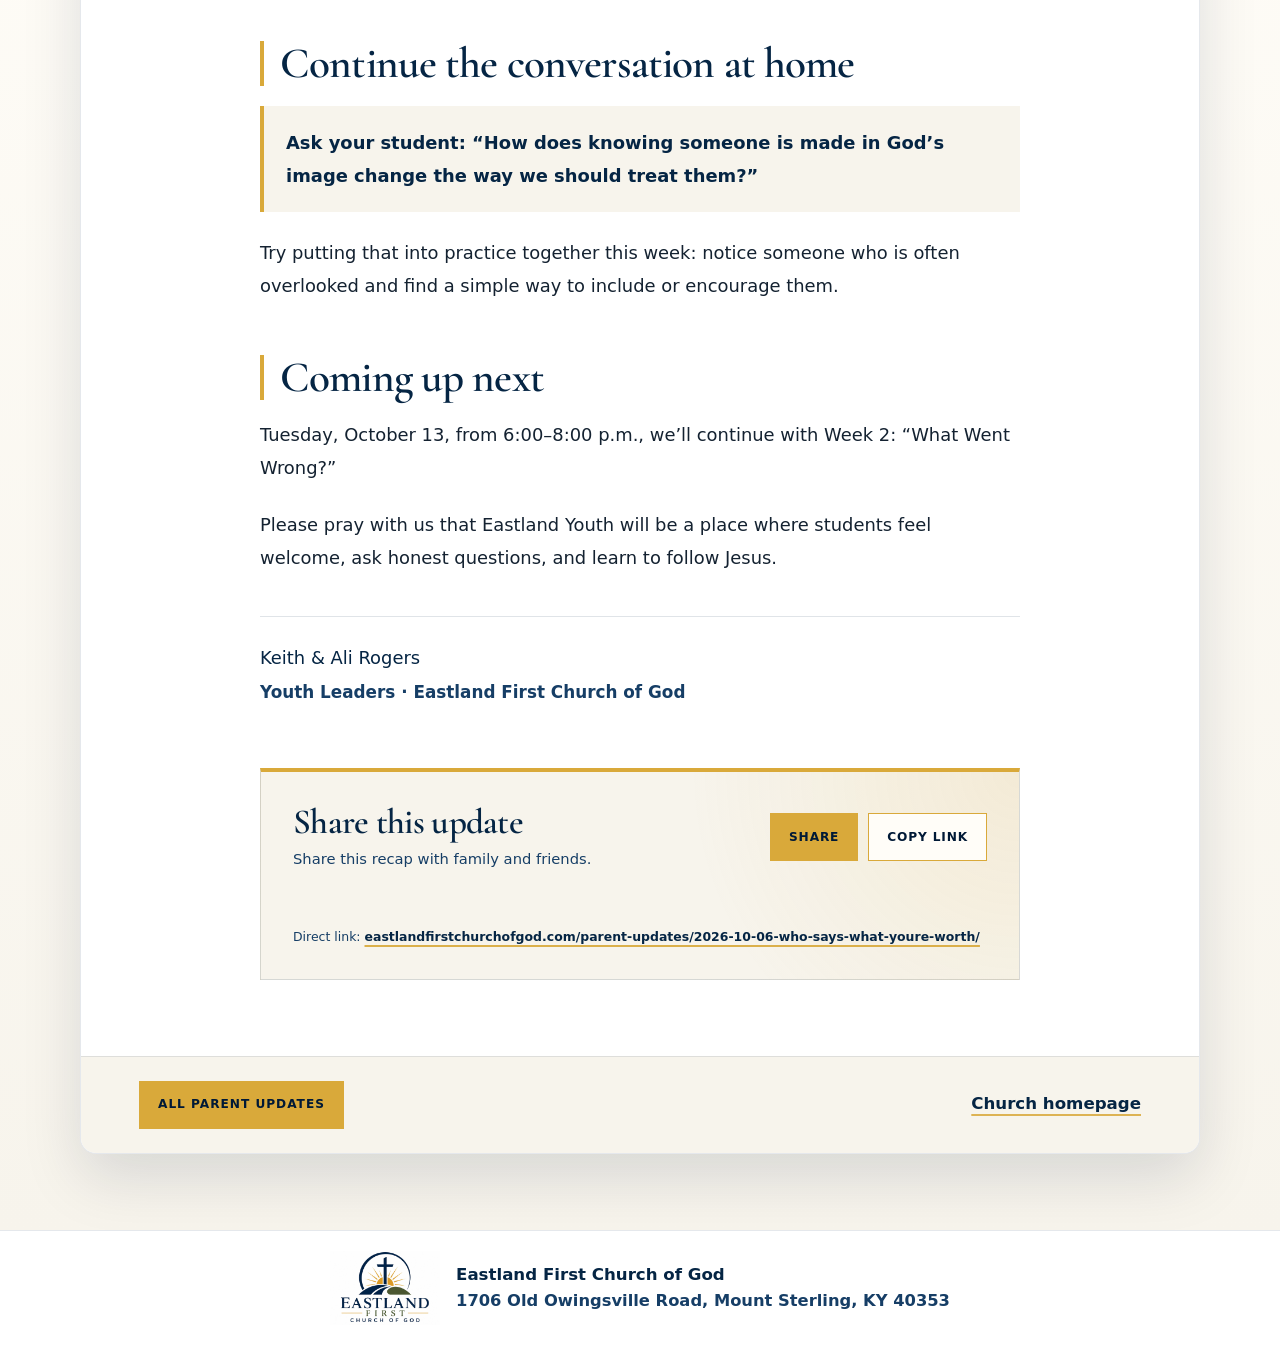
<file: parent-updates/2026-10-06-who-says-what-youre-worth/index.html>
<!doctype html>
<html lang="en">
  <head>
    <!-- Google tag (gtag.js) -->
    <script async src="https://www.googletagmanager.com/gtag/js?id=G-13J60JNE1Y"></script>
    <script>
      window.dataLayer = window.dataLayer || [];
      function gtag() {
        dataLayer.push(arguments);
      }
      gtag("js", new Date());
      gtag("config", "G-13J60JNE1Y");
    </script>

    <meta charset="utf-8" />
    <meta name="viewport" content="width=device-width, initial-scale=1" />
    <meta
      name="description"
      content="Our first Youth Night explored what it means to be made in God’s image. Read the recap and find a simple conversation starter for your family."
    />
    <meta name="theme-color" content="#052544" />
    <meta name="apple-mobile-web-app-title" content="Eastland First" />
    <meta name="application-name" content="Eastland First Church of God" />
    <meta name="robots" content="index, follow" />
    <link
      rel="canonical"
      href="https://eastlandfirstchurchofgod.com/parent-updates/2026-10-06-who-says-what-youre-worth/"
    />
    <title>Who Says What You’re Worth? | Eastland Youth</title>
    <link rel="preconnect" href="https://www.googletagmanager.com" />
    <link rel="dns-prefetch" href="https://www.googletagmanager.com" />
    <meta property="og:site_name" content="Eastland First Church of God" />
    <meta
      property="og:title"
      content="Who Says What You’re Worth? | Eastland Youth"
    />
    <meta
      property="og:description"
      content="Our first Youth Night explored what it means to be made in God’s image. Read the recap and find a simple conversation starter for your family."
    />
    <meta property="og:type" content="article" />
    <meta
      property="og:url"
      content="https://eastlandfirstchurchofgod.com/parent-updates/2026-10-06-who-says-what-youre-worth/"
    />
    <meta
      property="og:image"
      content="https://eastlandfirstchurchofgod.com/assets/images/eastland-youth-parent-updates-week-1-social.png"
    />
    <meta property="og:image:width" content="1200" />
    <meta property="og:image:height" content="630" />
    <meta property="og:image:type" content="image/png" />
    <meta
      property="og:image:alt"
      content="Eastland Youth Parent Updates — Who Says What You’re Worth? Week 1 Recap, October 6, 2026"
    />
    <meta property="og:locale" content="en_US" />
    <meta name="twitter:card" content="summary_large_image" />
    <meta
      name="twitter:title"
      content="Who Says What You’re Worth? | Eastland Youth"
    />
    <meta
      name="twitter:description"
      content="Our first Youth Night explored what it means to be made in God’s image. Read the recap and find a simple conversation starter for your family."
    />
    <meta
      name="twitter:image"
      content="https://eastlandfirstchurchofgod.com/assets/images/eastland-youth-parent-updates-week-1-social.png"
    />
    <meta
      name="twitter:image:alt"
      content="Eastland Youth Parent Updates — Who Says What You’re Worth? Week 1 Recap, October 6, 2026"
    />
    <link rel="icon" href="../../assets/icons/favicon-32.png" sizes="32x32" type="image/png" />
    <link rel="icon" href="../../assets/icons/icon-192.png" sizes="192x192" type="image/png" />
    <link rel="apple-touch-icon" href="../../assets/icons/apple-touch-icon.png" />
    <link rel="manifest" href="../../site.webmanifest" />
    <link rel="preconnect" href="https://fonts.googleapis.com" />
    <link rel="preconnect" href="https://fonts.gstatic.com" crossorigin />
    <link
      href="https://fonts.googleapis.com/css2?family=Cormorant+Garamond:ital,wght@0,400;0,500;0,600;1,500&amp;family=Manrope:wght@400;500;600;700&amp;display=swap"
      rel="stylesheet"
    />
    <link rel="stylesheet" href="../../styles.css" />
    <link rel="stylesheet" href="../../newsletter.css" />
  </head>
  <body class="newsletter-page">
    <header class="site-header">
      <a class="brand" href="../../" aria-label="Eastland First Church of God home">
        <img
          src="../../assets/images/eastland-logo.jpg"
          alt="Eastland First Church of God"
          width="360"
          height="240"
          decoding="async"
        />
      </a>

      <button
        class="nav-toggle"
        type="button"
        aria-expanded="false"
        aria-controls="main-navigation"
      >
        <span>Menu</span>
        <span class="nav-toggle-icon" aria-hidden="true"></span>
      </button>

      <nav class="main-nav" id="main-navigation" aria-label="Main navigation">
        <a href="../../#service-times">Services</a>
        <a href="../../#visit">Visit</a>
        <a href="../../#mission">Mission</a>
        <a href="../../#ministries">Ministries</a>
        <a href="../../#messages">Messages</a>
        <a href="../../#giving">Give</a>
        <a href="../../#connect">Connect</a>
      </nav>
    </header>

    <main class="newsletter-main" id="top">
      <div class="newsletter-shell">
        <nav class="newsletter-utility" aria-label="Parent Updates navigation">
          <a href="../">← All Parent Updates</a>
          <a href="../../">Church homepage</a>
        </nav>

        <aside class="newsletter-current-notice" aria-labelledby="current-youth-status">
          <h2 id="current-youth-status">Youth Nights Postponed</h2>
          <p>
            Youth nights are postponed beginning October 20, 2026.
            This dated newsletter is a historical recap.
            <a href="../../#youth-update">Read the current program update.</a>
          </p>
        </aside>

        <article class="newsletter-article">
          <header class="newsletter-article-header">
            <div class="newsletter-article-logo">
              <img
                src="../../assets/images/Eastland_Youth_No_Blue_Transparent.png"
                alt="Eastland Youth logo"
                width="2048"
                height="684"
              />
            </div>
            <div class="newsletter-article-title">
              <p class="eyebrow">Eastland Youth — Parent Updates</p>
              <h1>Our First Youth Night: Who Says What You’re Worth?</h1>
              <p class="newsletter-article-meta">
                <time datetime="2026-10-06">October 6, 2026</time> • Week 1 Recap
              </p>
            </div>
          </header>

          <div class="newsletter-prose">
            <p>
              Our first Tuesday Youth Night is in the books! Thank you to the families who helped us begin this new chapter at Eastland. We’re thankful for the opportunity to walk alongside your students as they learn about God and grow in faith.
            </p>

            <p>
              We know we have plenty of learning, growing, and work ahead of us. Even with the nerves of getting started, we’re committed to following God’s leading, showing up for your students, and growing alongside them. Your prayers and encouragement mean a great deal to us.
            </p>

            <p>
              Our opening lesson, “Who Says What You’re Worth?”, centered on Genesis 1:26–31 and Psalm 139:13–16. Its main message was simple: our value begins with the God who made us in His image.
            </p>

            <p>
              Young people hear plenty of messages about what makes someone matter—appearance, popularity, grades, talent, and other people’s opinions. Scripture gives us a lasting foundation: every person has God-given dignity. Our failures don’t erase that dignity, and we all need the grace and transformation Jesus brings.
            </p>

            <p>
              That truth also shapes how we treat others. Someone who gets overlooked, left out, or treated differently matters to God, too.
            </p>

            <h2>Continue the conversation at home</h2>

            <p class="newsletter-question">
              Ask your student: “How does knowing someone is made in God’s image change the way we should treat them?”
            </p>

            <p>
              Try putting that into practice together this week: notice someone who is often overlooked and find a simple way to include or encourage them.
            </p>

            <h2>Coming up next</h2>

            <p>
              Tuesday, October 13, from 6:00–8:00 p.m., we’ll continue with Week 2: “What Went Wrong?”
            </p>

            <p>
              Please pray with us that Eastland Youth will be a place where students feel welcome, ask honest questions, and learn to follow Jesus.
            </p>

            <div class="newsletter-signoff">
              <p>Keith &amp; Ali Rogers</p>
              <p>Youth Leaders · Eastland First Church of God</p>
            </div>

            <section class="newsletter-share-panel" aria-labelledby="share-update-title">
              <div class="newsletter-share-heading">
                <h2 id="share-update-title">Share this update</h2>
                <p>Share this recap with family and friends.</p>
              </div>
              <div class="newsletter-share-actions">
                <button class="newsletter-share-button" type="button" data-share-update>
                  Share
                </button>
                <button class="newsletter-copy-button" type="button" data-copy-update-link>
                  Copy link
                </button>
              </div>
              <p
                class="newsletter-share-feedback"
                role="status"
                aria-live="polite"
                data-share-feedback
              ></p>
              <p class="newsletter-share-fallback">
                Direct link:
                <a
                  href="https://eastlandfirstchurchofgod.com/parent-updates/2026-10-06-who-says-what-youre-worth/"
                  data-share-fallback-link
                >eastlandfirstchurchofgod.com/parent-updates/2026-10-06-who-says-what-youre-worth/</a>
              </p>
            </section>
          </div>

          <footer class="newsletter-article-footer">
            <a class="newsletter-return-link" href="../">All Parent Updates</a>
            <a href="../../">Church homepage</a>
          </footer>
        </article>
      </div>
    </main>

    <footer class="site-footer">
      <img
        src="../../assets/images/eastland-logo.jpg"
        alt=""
        width="180"
        height="120"
        loading="lazy"
        decoding="async"
      />
      <div>
        <p>Eastland First Church of God</p>
        <address>1706 Old Owingsville Road, Mount Sterling, KY 40353</address>
      </div>
    </footer>
    <a class="back-to-top" href="#top" aria-label="Back to top">↑</a>
    <script>
      const navigationToggle = document.querySelector(".nav-toggle");
      const mainNavigation = document.querySelector(".main-nav");
      document.body.classList.add("nav-ready");

      const closeNavigation = () => {
        navigationToggle.setAttribute("aria-expanded", "false");
        mainNavigation.classList.remove("is-open");
      };

      navigationToggle.addEventListener("click", () => {
        const isOpen = navigationToggle.getAttribute("aria-expanded") === "true";
        navigationToggle.setAttribute("aria-expanded", String(!isOpen));
        mainNavigation.classList.toggle("is-open", !isOpen);
      });

      mainNavigation.addEventListener("click", (event) => {
        if (event.target.closest("a")) closeNavigation();
      });

      document.addEventListener("keydown", (event) => {
        if (event.key === "Escape") {
          closeNavigation();
          navigationToggle.focus();
        }
      });

      const shareButton = document.querySelector("[data-share-update]");
      const copyLinkButton = document.querySelector("[data-copy-update-link]");
      const shareFeedback = document.querySelector("[data-share-feedback]");
      const shareFallbackLink = document.querySelector("[data-share-fallback-link]");
      const articleUrl = document.querySelector("link[rel=canonical]").href;
      const shareData = {
        title: "Who Says What You’re Worth? | Eastland Youth",
        text: "Our first Youth Night explored what it means to be made in God’s image. Read the recap and find a simple conversation starter for your family.",
        url: articleUrl,
      };

      const showShareFeedback = (message) => {
        shareFeedback.textContent = message;
      };

      const copyArticleLink = async () => {
        if (navigator.clipboard?.writeText && window.isSecureContext) {
          try {
            await navigator.clipboard.writeText(articleUrl);
            return true;
          } catch (error) {
            // Continue to the selection-based fallback below.
          }
        }

        const temporaryField = document.createElement("textarea");
        temporaryField.value = articleUrl;
        temporaryField.setAttribute("readonly", "");
        temporaryField.style.position = "fixed";
        temporaryField.style.opacity = "0";
        document.body.appendChild(temporaryField);
        temporaryField.select();

        let copied = false;
        try {
          copied = document.execCommand("copy");
        } catch (error) {
          copied = false;
        }

        temporaryField.remove();
        return copied;
      };

      copyLinkButton.addEventListener("click", async () => {
        try {
          const copied = await copyArticleLink();
          if (copied) {
            showShareFeedback("Link copied.");
          } else {
            showShareFeedback("Copy the direct link below.");
            shareFallbackLink.focus();
          }
        } catch (error) {
          showShareFeedback("Copy the direct link below.");
          shareFallbackLink.focus();
        }
      });

      shareButton.addEventListener("click", async () => {
        let canUseNativeShare = typeof navigator.share === "function";

        if (canUseNativeShare && typeof navigator.canShare === "function") {
          try {
            canUseNativeShare = navigator.canShare(shareData);
          } catch (error) {
            canUseNativeShare = false;
          }
        }

        if (canUseNativeShare) {
          try {
            await navigator.share(shareData);
            showShareFeedback("Sharing options opened.");
          } catch (error) {
            if (error.name === "AbortError") {
              showShareFeedback("Sharing canceled.");
              return;
            }

            let copied = false;
            try {
              copied = await copyArticleLink();
            } catch (copyError) {
              copied = false;
            }
            showShareFeedback(
              copied
                ? "Sharing is unavailable. The link was copied instead."
                : "Sharing is unavailable. Use the direct link below.",
            );
            if (!copied) shareFallbackLink.focus();
          }
          return;
        }

        try {
          const copied = await copyArticleLink();
          showShareFeedback(
            copied
              ? "Sharing is unavailable in this browser. The link was copied instead."
              : "Sharing is unavailable. Use the direct link below.",
          );
          if (!copied) shareFallbackLink.focus();
        } catch (error) {
          showShareFeedback("Sharing is unavailable. Use the direct link below.");
          shareFallbackLink.focus();
        }
      });

      const backToTopButton = document.querySelector(".back-to-top");
      const toggleBackToTop = () => {
        backToTopButton.classList.toggle("is-visible", window.scrollY > 500);
      };

      toggleBackToTop();
      window.addEventListener("scroll", toggleBackToTop, { passive: true });
    </script>
  </body>
</html>
</file>
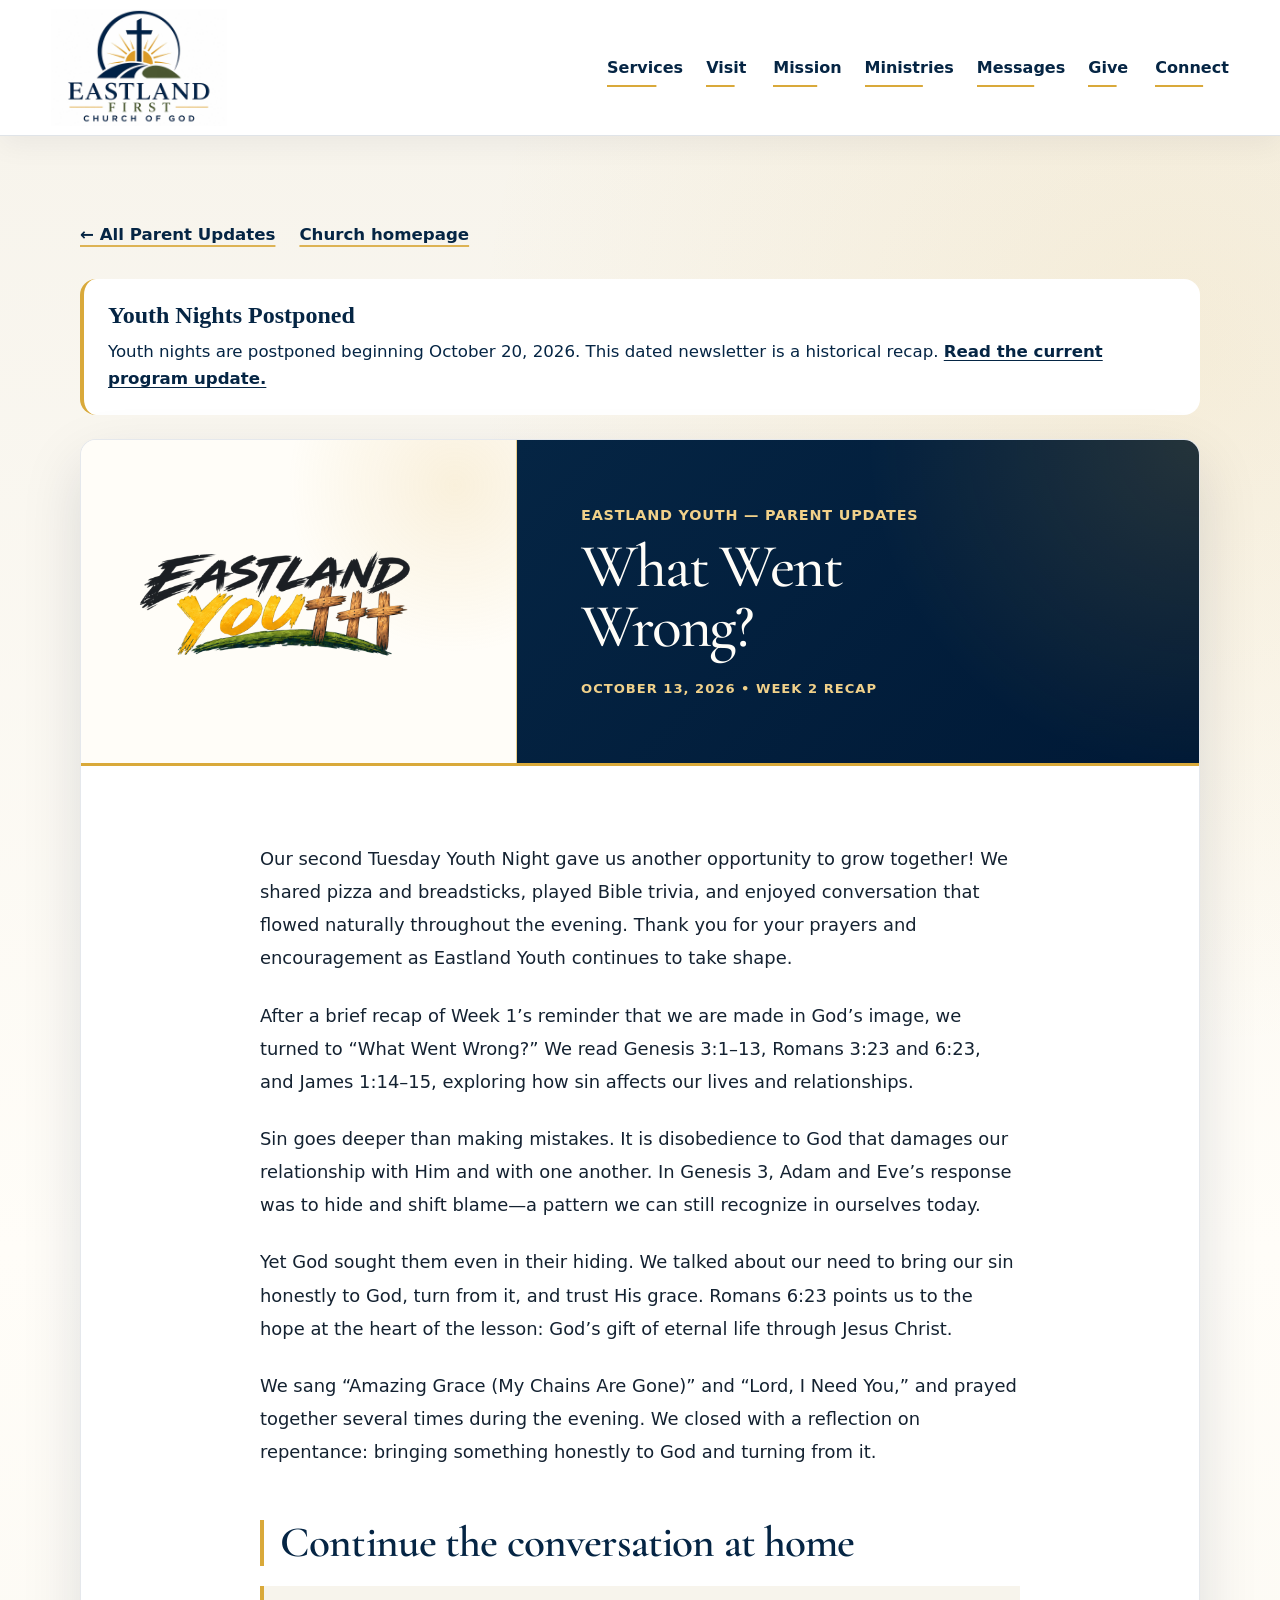
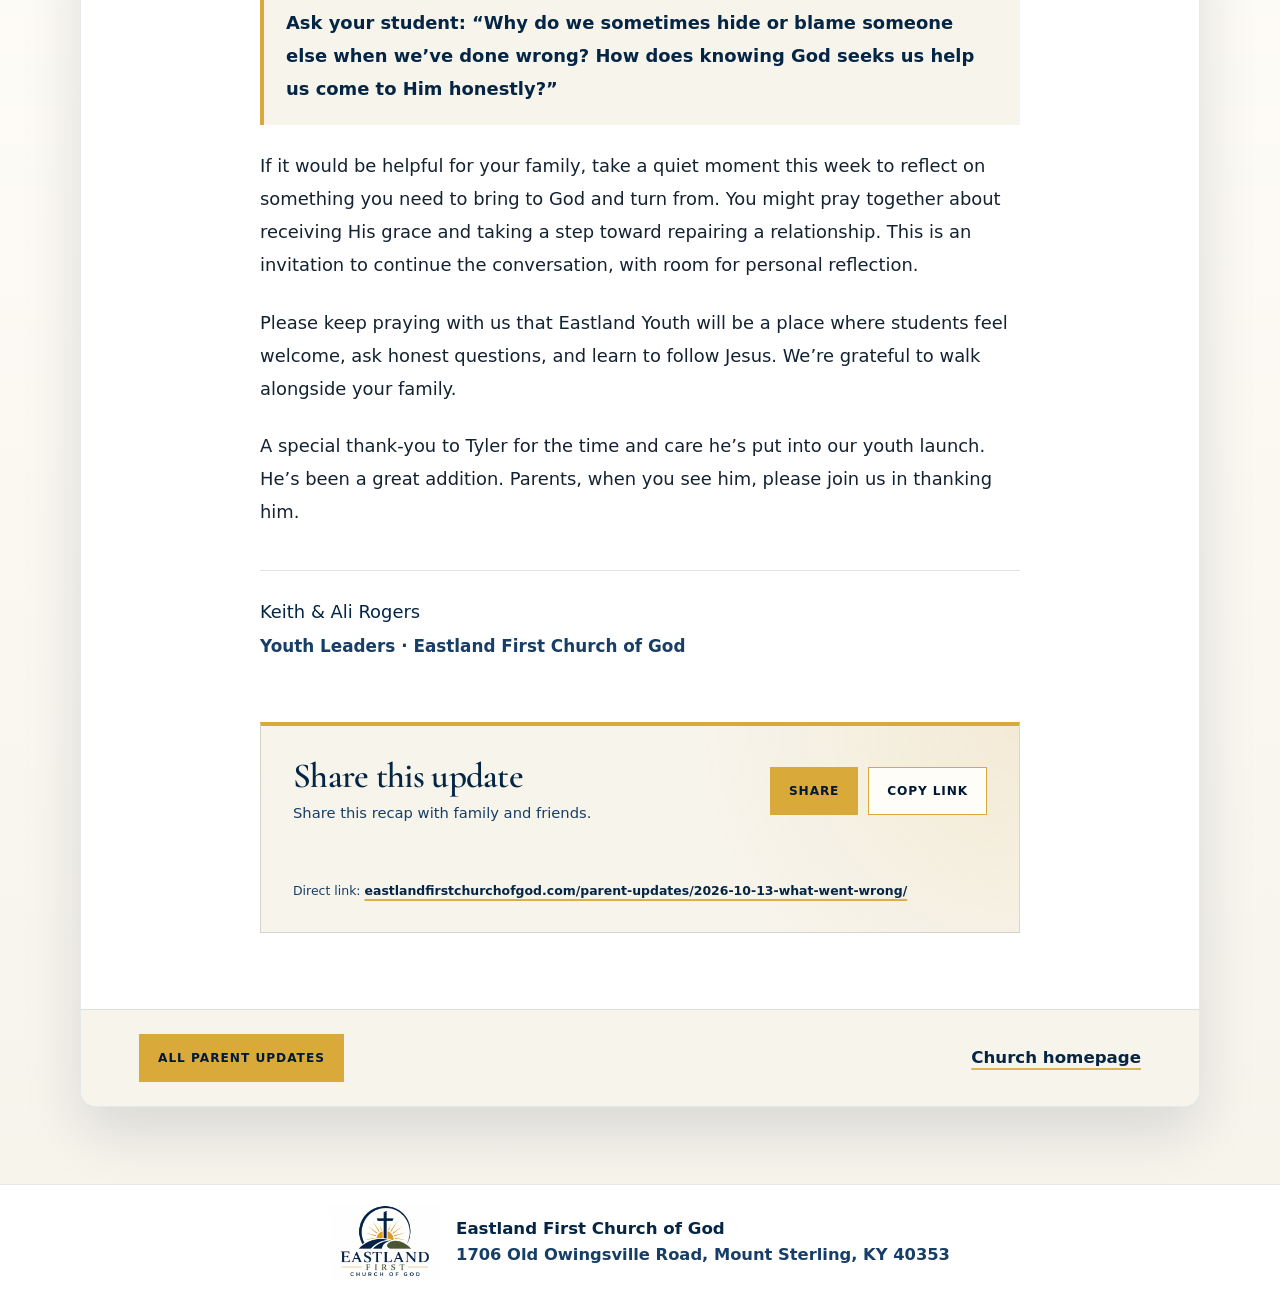
<file: parent-updates/2026-10-13-what-went-wrong/index.html>
<!doctype html>
<html lang="en">
  <head>
    <!-- Google tag (gtag.js) -->
    <script async src="https://www.googletagmanager.com/gtag/js?id=G-13J60JNE1Y"></script>
    <script>
      window.dataLayer = window.dataLayer || [];
      function gtag() {
        dataLayer.push(arguments);
      }
      gtag("js", new Date());
      gtag("config", "G-13J60JNE1Y");
    </script>

    <meta charset="utf-8" />
    <meta name="viewport" content="width=device-width, initial-scale=1" />
    <meta
      name="description"
      content="Week 2 explored how sin harms our relationships and how God meets us with grace through Jesus. Read the recap and continue the conversation at home."
    />
    <meta name="theme-color" content="#052544" />
    <meta name="apple-mobile-web-app-title" content="Eastland First" />
    <meta name="application-name" content="Eastland First Church of God" />
    <meta name="robots" content="index, follow" />
    <link
      rel="canonical"
      href="https://eastlandfirstchurchofgod.com/parent-updates/2026-10-13-what-went-wrong/"
    />
    <title>What Went Wrong? | Eastland Youth</title>
    <link rel="preconnect" href="https://www.googletagmanager.com" />
    <link rel="dns-prefetch" href="https://www.googletagmanager.com" />
    <meta property="og:site_name" content="Eastland First Church of God" />
    <meta
      property="og:title"
      content="What Went Wrong? | Eastland Youth"
    />
    <meta
      property="og:description"
      content="Week 2 explored how sin harms our relationships and how God meets us with grace through Jesus. Read the recap and continue the conversation at home."
    />
    <meta property="og:type" content="article" />
    <meta
      property="og:url"
      content="https://eastlandfirstchurchofgod.com/parent-updates/2026-10-13-what-went-wrong/"
    />
    <meta
      property="og:image"
      content="https://eastlandfirstchurchofgod.com/assets/images/eastland-youth-parent-updates-week-2-social.png"
    />
    <meta property="og:image:width" content="1200" />
    <meta property="og:image:height" content="630" />
    <meta property="og:image:type" content="image/png" />
    <meta
      property="og:image:alt"
      content="Eastland Youth Parent Updates — What Went Wrong? Week 2 Recap, October 13, 2026"
    />
    <meta property="og:locale" content="en_US" />
    <meta name="twitter:card" content="summary_large_image" />
    <meta
      name="twitter:title"
      content="What Went Wrong? | Eastland Youth"
    />
    <meta
      name="twitter:description"
      content="Week 2 explored how sin harms our relationships and how God meets us with grace through Jesus. Read the recap and continue the conversation at home."
    />
    <meta
      name="twitter:image"
      content="https://eastlandfirstchurchofgod.com/assets/images/eastland-youth-parent-updates-week-2-social.png"
    />
    <meta
      name="twitter:image:alt"
      content="Eastland Youth Parent Updates — What Went Wrong? Week 2 Recap, October 13, 2026"
    />
    <link rel="icon" href="../../assets/icons/favicon-32.png" sizes="32x32" type="image/png" />
    <link rel="icon" href="../../assets/icons/icon-192.png" sizes="192x192" type="image/png" />
    <link rel="apple-touch-icon" href="../../assets/icons/apple-touch-icon.png" />
    <link rel="manifest" href="../../site.webmanifest" />
    <link rel="preconnect" href="https://fonts.googleapis.com" />
    <link rel="preconnect" href="https://fonts.gstatic.com" crossorigin />
    <link
      href="https://fonts.googleapis.com/css2?family=Cormorant+Garamond:ital,wght@0,400;0,500;0,600;1,500&amp;family=Manrope:wght@400;500;600;700&amp;display=swap"
      rel="stylesheet"
    />
    <link rel="stylesheet" href="../../styles.css" />
    <link rel="stylesheet" href="../../newsletter.css" />
  </head>
  <body class="newsletter-page">
    <header class="site-header">
      <a class="brand" href="../../" aria-label="Eastland First Church of God home">
        <img
          src="../../assets/images/eastland-logo.jpg"
          alt="Eastland First Church of God"
          width="360"
          height="240"
          decoding="async"
        />
      </a>

      <button
        class="nav-toggle"
        type="button"
        aria-expanded="false"
        aria-controls="main-navigation"
      >
        <span>Menu</span>
        <span class="nav-toggle-icon" aria-hidden="true"></span>
      </button>

      <nav class="main-nav" id="main-navigation" aria-label="Main navigation">
        <a href="../../#service-times">Services</a>
        <a href="../../#visit">Visit</a>
        <a href="../../#mission">Mission</a>
        <a href="../../#ministries">Ministries</a>
        <a href="../../#messages">Messages</a>
        <a href="../../#giving">Give</a>
        <a href="../../#connect">Connect</a>
      </nav>
    </header>

    <main class="newsletter-main" id="top">
      <div class="newsletter-shell">
        <nav class="newsletter-utility" aria-label="Parent Updates navigation">
          <a href="../">← All Parent Updates</a>
          <a href="../../">Church homepage</a>
        </nav>

        <aside class="newsletter-current-notice" aria-labelledby="current-youth-status">
          <h2 id="current-youth-status">Youth Nights Postponed</h2>
          <p>
            Youth nights are postponed beginning October 20, 2026.
            This dated newsletter is a historical recap.
            <a href="../../#youth-update">Read the current program update.</a>
          </p>
        </aside>

        <article class="newsletter-article">
          <header class="newsletter-article-header">
            <div class="newsletter-article-logo">
              <img
                src="../../assets/images/Eastland_Youth_No_Blue_Transparent.png"
                alt="Eastland Youth logo"
                width="2048"
                height="684"
              />
            </div>
            <div class="newsletter-article-title">
              <p class="eyebrow">Eastland Youth — Parent Updates</p>
              <h1>What Went Wrong?</h1>
              <p class="newsletter-article-meta">
                <time datetime="2026-10-13">October 13, 2026</time> • Week 2 Recap
              </p>
            </div>
          </header>

          <div class="newsletter-prose">
            <p>
              Our second Tuesday Youth Night gave us another opportunity to grow together! We shared pizza and breadsticks, played Bible trivia, and enjoyed conversation that flowed naturally throughout the evening. Thank you for your prayers and encouragement as Eastland Youth continues to take shape.
            </p>

            <p>
              After a brief recap of Week 1’s reminder that we are made in God’s image, we turned to “What Went Wrong?” We read Genesis 3:1–13, Romans 3:23 and 6:23, and James 1:14–15, exploring how sin affects our lives and relationships.
            </p>

            <p>
              Sin goes deeper than making mistakes. It is disobedience to God that damages our relationship with Him and with one another. In Genesis 3, Adam and Eve’s response was to hide and shift blame—a pattern we can still recognize in ourselves today.
            </p>

            <p>
              Yet God sought them even in their hiding. We talked about our need to bring our sin honestly to God, turn from it, and trust His grace. Romans 6:23 points us to the hope at the heart of the lesson: God’s gift of eternal life through Jesus Christ.
            </p>

            <p>
              We sang “Amazing Grace (My Chains Are Gone)” and “Lord, I Need You,” and prayed together several times during the evening. We closed with a reflection on repentance: bringing something honestly to God and turning from it.
            </p>

            <h2>Continue the conversation at home</h2>

            <p class="newsletter-question">
              Ask your student: “Why do we sometimes hide or blame someone else when we’ve done wrong? How does knowing God seeks us help us come to Him honestly?”
            </p>

            <p>
              If it would be helpful for your family, take a quiet moment this week to reflect on something you need to bring to God and turn from. You might pray together about receiving His grace and taking a step toward repairing a relationship. This is an invitation to continue the conversation, with room for personal reflection.
            </p>

            <p>
              Please keep praying with us that Eastland Youth will be a place where students feel welcome, ask honest questions, and learn to follow Jesus. We’re grateful to walk alongside your family.
            </p>

            <p>
              A special thank-you to Tyler for the time and care he’s put into our youth launch. He’s been a great addition. Parents, when you see him, please join us in thanking him.
            </p>

            <div class="newsletter-signoff">
              <p>Keith &amp; Ali Rogers</p>
              <p>Youth Leaders · Eastland First Church of God</p>
            </div>

            <section class="newsletter-share-panel" aria-labelledby="share-update-title">
              <div class="newsletter-share-heading">
                <h2 id="share-update-title">Share this update</h2>
                <p>Share this recap with family and friends.</p>
              </div>
              <div class="newsletter-share-actions">
                <button class="newsletter-share-button" type="button" data-share-update>
                  Share
                </button>
                <button class="newsletter-copy-button" type="button" data-copy-update-link>
                  Copy link
                </button>
              </div>
              <p
                class="newsletter-share-feedback"
                role="status"
                aria-live="polite"
                data-share-feedback
              ></p>
              <p class="newsletter-share-fallback">
                Direct link:
                <a
                  href="https://eastlandfirstchurchofgod.com/parent-updates/2026-10-13-what-went-wrong/"
                  data-share-fallback-link
                >eastlandfirstchurchofgod.com/parent-updates/2026-10-13-what-went-wrong/</a>
              </p>
            </section>
          </div>

          <footer class="newsletter-article-footer">
            <a class="newsletter-return-link" href="../">All Parent Updates</a>
            <a href="../../">Church homepage</a>
          </footer>
        </article>
      </div>
    </main>

    <footer class="site-footer">
      <img
        src="../../assets/images/eastland-logo.jpg"
        alt=""
        width="180"
        height="120"
        loading="lazy"
        decoding="async"
      />
      <div>
        <p>Eastland First Church of God</p>
        <address>1706 Old Owingsville Road, Mount Sterling, KY 40353</address>
      </div>
    </footer>
    <a class="back-to-top" href="#top" aria-label="Back to top">↑</a>
    <script>
      const navigationToggle = document.querySelector(".nav-toggle");
      const mainNavigation = document.querySelector(".main-nav");
      document.body.classList.add("nav-ready");

      const closeNavigation = () => {
        navigationToggle.setAttribute("aria-expanded", "false");
        mainNavigation.classList.remove("is-open");
      };

      navigationToggle.addEventListener("click", () => {
        const isOpen = navigationToggle.getAttribute("aria-expanded") === "true";
        navigationToggle.setAttribute("aria-expanded", String(!isOpen));
        mainNavigation.classList.toggle("is-open", !isOpen);
      });

      mainNavigation.addEventListener("click", (event) => {
        if (event.target.closest("a")) closeNavigation();
      });

      document.addEventListener("keydown", (event) => {
        if (event.key === "Escape") {
          closeNavigation();
          navigationToggle.focus();
        }
      });

      const shareButton = document.querySelector("[data-share-update]");
      const copyLinkButton = document.querySelector("[data-copy-update-link]");
      const shareFeedback = document.querySelector("[data-share-feedback]");
      const shareFallbackLink = document.querySelector("[data-share-fallback-link]");
      const articleUrl = document.querySelector("link[rel=canonical]").href;
      const shareData = {
        title: "What Went Wrong? | Eastland Youth",
        text: "Week 2 explored how sin harms our relationships and how God meets us with grace through Jesus. Read the recap and continue the conversation at home.",
        url: articleUrl,
      };

      const showShareFeedback = (message) => {
        shareFeedback.textContent = message;
      };

      const copyArticleLink = async () => {
        if (navigator.clipboard?.writeText && window.isSecureContext) {
          try {
            await navigator.clipboard.writeText(articleUrl);
            return true;
          } catch (error) {
            // Continue to the selection-based fallback below.
          }
        }

        const temporaryField = document.createElement("textarea");
        temporaryField.value = articleUrl;
        temporaryField.setAttribute("readonly", "");
        temporaryField.style.position = "fixed";
        temporaryField.style.opacity = "0";
        document.body.appendChild(temporaryField);
        temporaryField.select();

        let copied = false;
        try {
          copied = document.execCommand("copy");
        } catch (error) {
          copied = false;
        }

        temporaryField.remove();
        return copied;
      };

      copyLinkButton.addEventListener("click", async () => {
        try {
          const copied = await copyArticleLink();
          if (copied) {
            showShareFeedback("Link copied.");
          } else {
            showShareFeedback("Copy the direct link below.");
            shareFallbackLink.focus();
          }
        } catch (error) {
          showShareFeedback("Copy the direct link below.");
          shareFallbackLink.focus();
        }
      });

      shareButton.addEventListener("click", async () => {
        let canUseNativeShare = typeof navigator.share === "function";

        if (canUseNativeShare && typeof navigator.canShare === "function") {
          try {
            canUseNativeShare = navigator.canShare(shareData);
          } catch (error) {
            canUseNativeShare = false;
          }
        }

        if (canUseNativeShare) {
          try {
            await navigator.share(shareData);
            showShareFeedback("Sharing options opened.");
          } catch (error) {
            if (error.name === "AbortError") {
              showShareFeedback("Sharing canceled.");
              return;
            }

            let copied = false;
            try {
              copied = await copyArticleLink();
            } catch (copyError) {
              copied = false;
            }
            showShareFeedback(
              copied
                ? "Sharing is unavailable. The link was copied instead."
                : "Sharing is unavailable. Use the direct link below.",
            );
            if (!copied) shareFallbackLink.focus();
          }
          return;
        }

        try {
          const copied = await copyArticleLink();
          showShareFeedback(
            copied
              ? "Sharing is unavailable in this browser. The link was copied instead."
              : "Sharing is unavailable. Use the direct link below.",
          );
          if (!copied) shareFallbackLink.focus();
        } catch (error) {
          showShareFeedback("Sharing is unavailable. Use the direct link below.");
          shareFallbackLink.focus();
        }
      });

      const backToTopButton = document.querySelector(".back-to-top");
      const toggleBackToTop = () => {
        backToTopButton.classList.toggle("is-visible", window.scrollY > 500);
      };

      toggleBackToTop();
      window.addEventListener("scroll", toggleBackToTop, { passive: true });
    </script>
  </body>
</html>
</file>
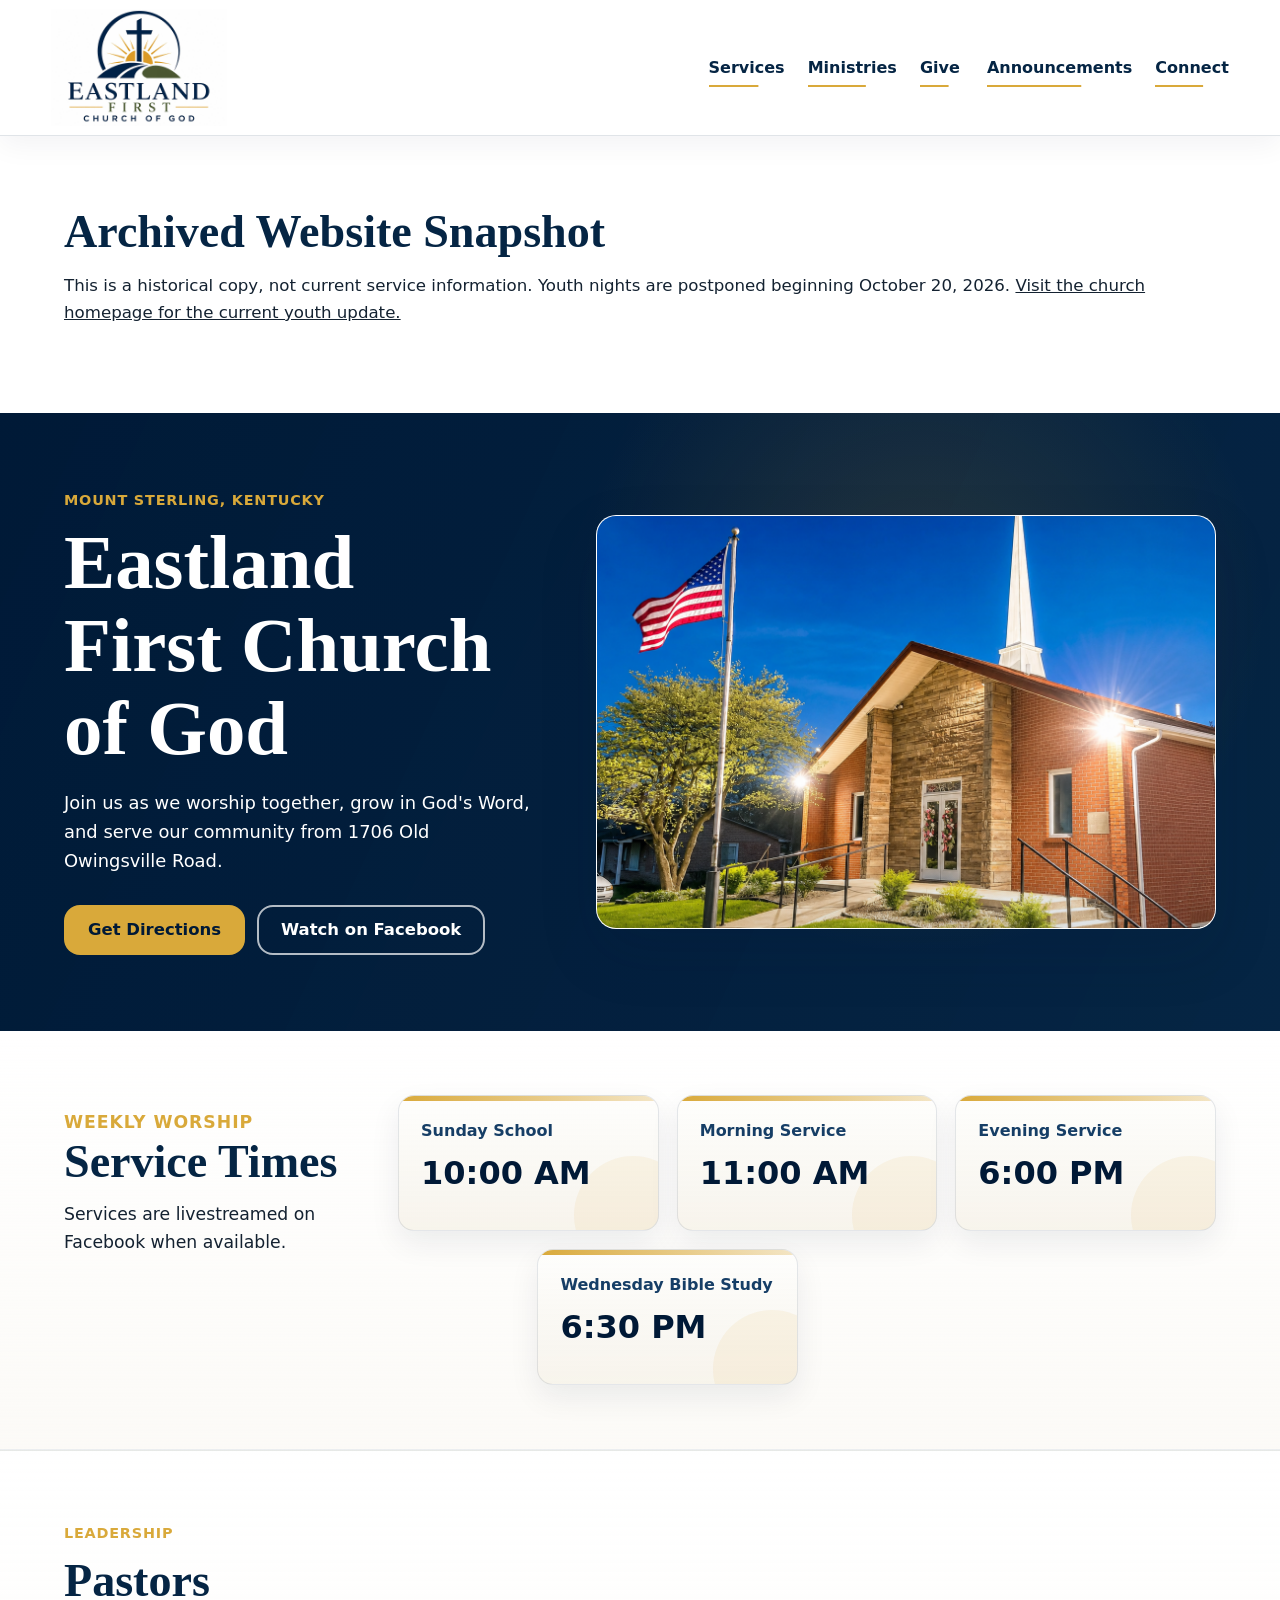
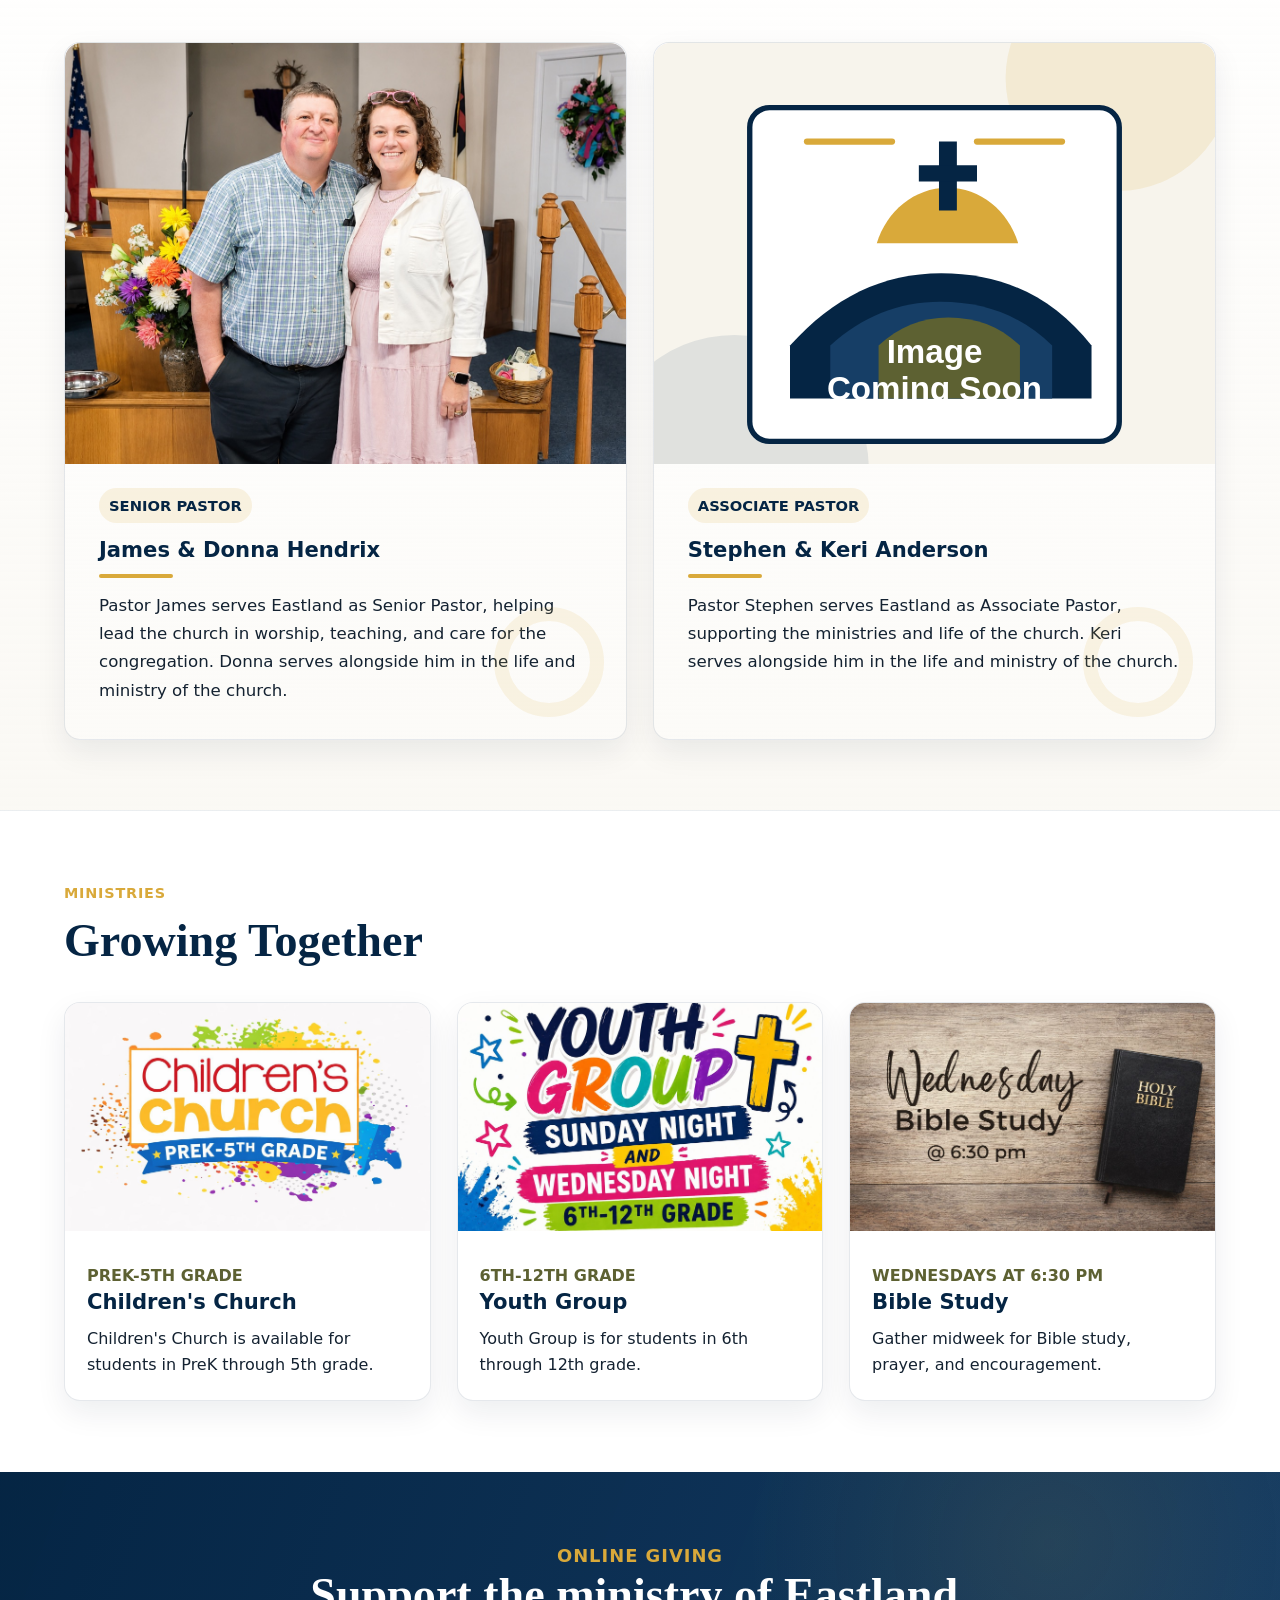
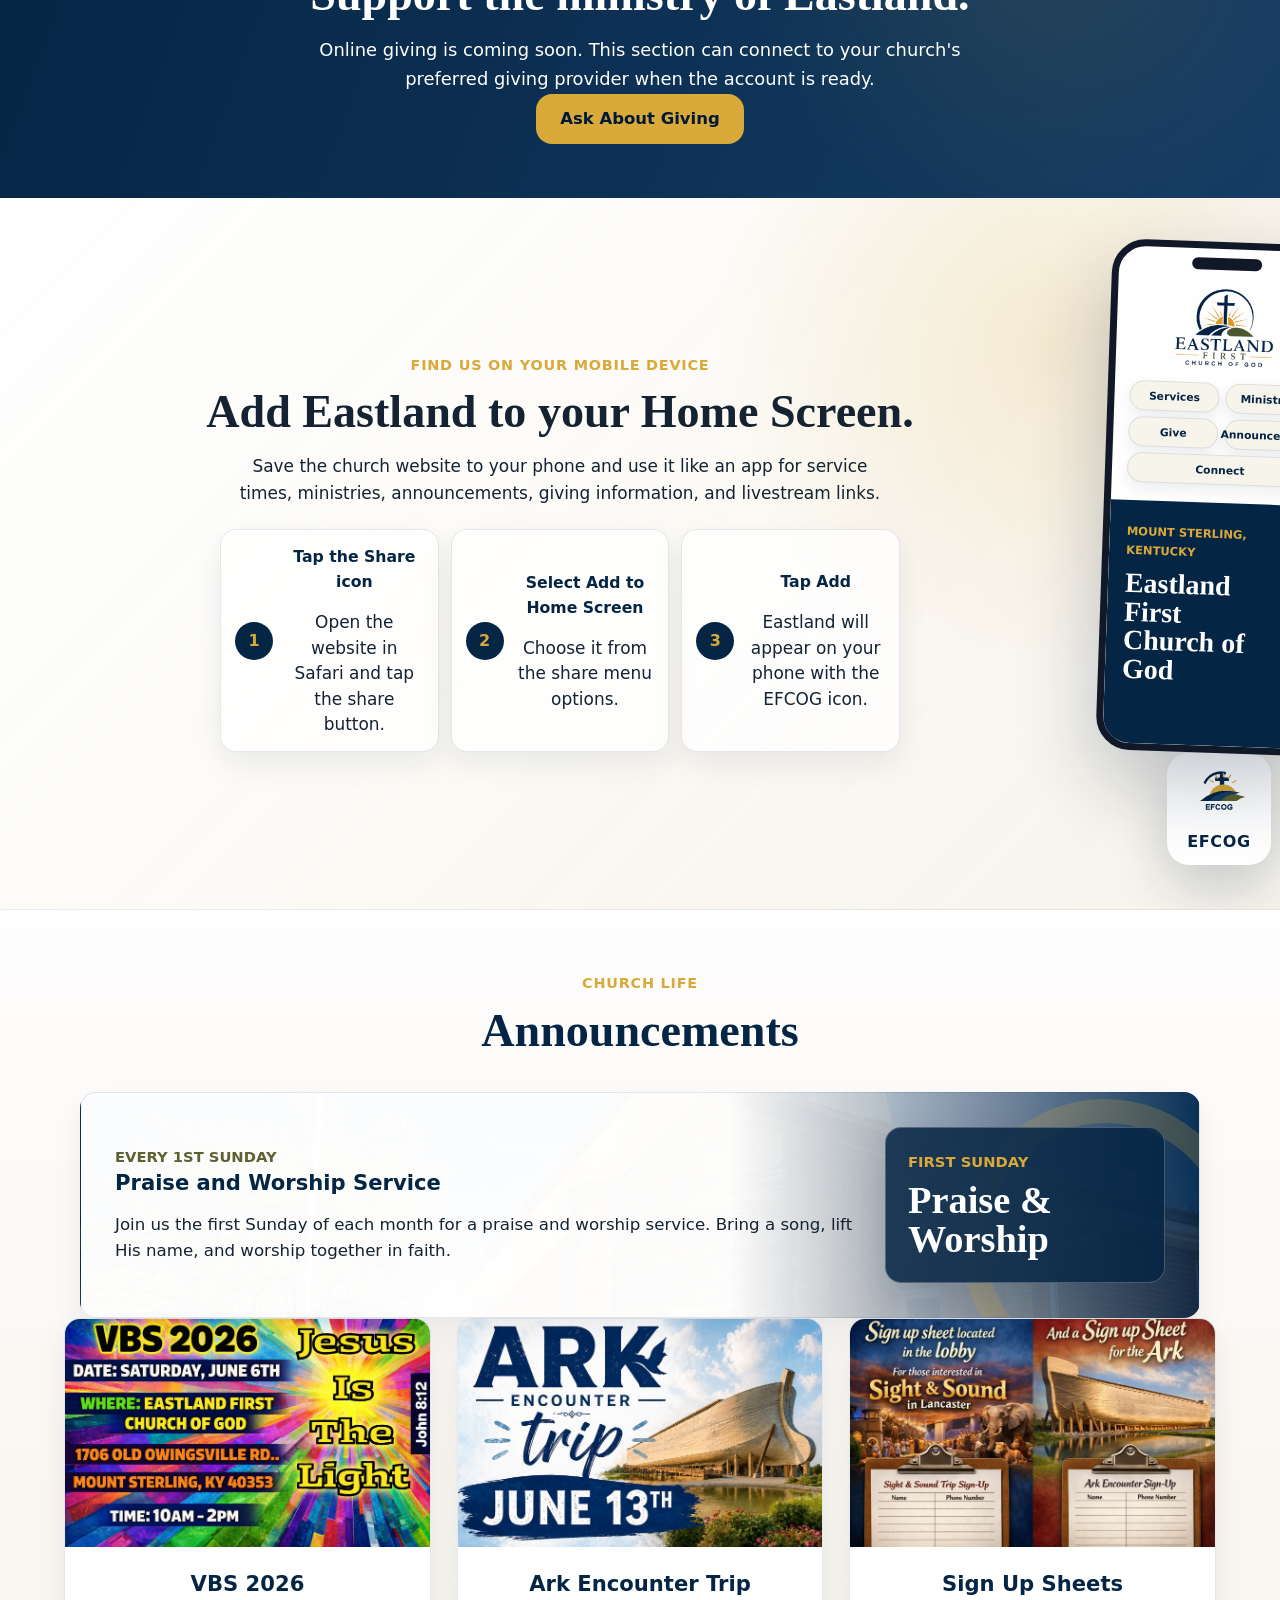
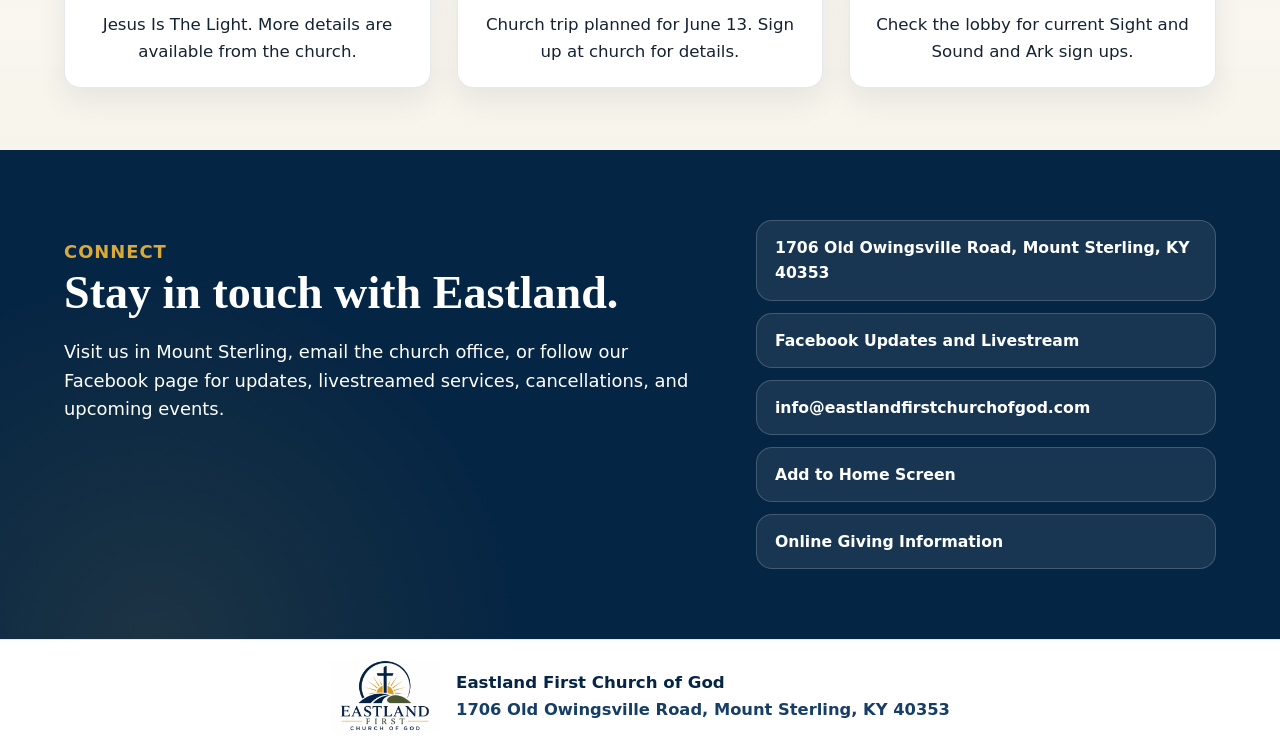
<file: index.backup.html>
<!doctype html>
<html lang="en">
  <head>
    <!-- Google tag (gtag.js) -->
    <script async src="https://www.googletagmanager.com/gtag/js?id=G-13J60JNE1Y"></script>
    <script>
      window.dataLayer = window.dataLayer || [];
      function gtag() {
        dataLayer.push(arguments);
      }
      gtag("js", new Date());
      gtag("config", "G-13J60JNE1Y");
    </script>

    <meta charset="utf-8" />
    <meta name="viewport" content="width=device-width, initial-scale=1" />
    <meta
      name="description"
      content="Archived website snapshot, not current service information. Youth nights are postponed beginning October 20, 2026. Visit the church homepage for current updates."
    />
    <meta name="theme-color" content="#052544" />
    <meta name="apple-mobile-web-app-title" content="Eastland First" />
    <meta name="application-name" content="Eastland First Church of God" />
    <meta name="robots" content="noindex, follow" />
    <link rel="canonical" href="https://eastlandfirstchurchofgod.com/" />
    <title>Archived Website Snapshot | Eastland First Church of God</title>
    <link rel="preconnect" href="https://www.googletagmanager.com" />
    <link rel="dns-prefetch" href="https://www.googletagmanager.com" />
    <link rel="preload" as="image" href="assets/images/eastland-church-hero.jpg" />
    <meta property="og:site_name" content="Eastland First Church of God" />
    <meta property="og:title" content="Archived Website Snapshot | Eastland First Church of God" />
    <meta
      property="og:description"
      content="Archived website snapshot, not current service information. Youth nights are postponed beginning October 20, 2026. Visit the church homepage for current updates."
    />
    <meta property="og:type" content="website" />
    <meta property="og:url" content="https://eastlandfirstchurchofgod.com/" />
    <meta property="og:image" content="https://eastlandfirstchurchofgod.com/assets/images/eastland-church-hero.jpg" />
    <meta property="og:locale" content="en_US" />
    <meta name="twitter:card" content="summary_large_image" />
    <meta name="twitter:title" content="Archived Website Snapshot | Eastland First Church of God" />
    <meta
      name="twitter:description"
      content="Archived website snapshot, not current service information. Youth nights are postponed beginning October 20, 2026. Visit the church homepage for current updates."
    />
    <meta name="twitter:image" content="https://eastlandfirstchurchofgod.com/assets/images/eastland-church-hero.jpg" />
    <link rel="icon" href="assets/icons/favicon-32.png" sizes="32x32" type="image/png" />
    <link rel="icon" href="assets/icons/icon-192.png" sizes="192x192" type="image/png" />
    <link rel="apple-touch-icon" href="assets/icons/apple-touch-icon.png" />
    <link rel="manifest" href="site.webmanifest" />
    <link rel="stylesheet" href="styles.css" />
    <script type="application/ld+json">
      {
        "@context": "https://schema.org",
        "@type": "Church",
        "name": "Eastland First Church of God",
        "url": "https://eastlandfirstchurchofgod.com/",
        "image": "https://eastlandfirstchurchofgod.com/assets/images/eastland-church-hero.jpg",
        "email": "info@eastlandfirstchurchofgod.com",
        "address": {
          "@type": "PostalAddress",
          "streetAddress": "1706 Old Owingsville Road",
          "addressLocality": "Mount Sterling",
          "addressRegion": "KY",
          "postalCode": "40353",
          "addressCountry": "US"
        },
        "sameAs": [
          "https://www.facebook.com/EastlandFirstChurchOfGod"
        ]
      }
    </script>
  </head>
  <body>
    <header class="site-header">
      <a class="brand" href="#top" aria-label="Eastland First Church of God home">
        <img
          src="assets/images/eastland-logo.jpg"
          alt="Eastland First Church of God"
          width="360"
          height="240"
          decoding="async"
        />
      </a>

      <nav class="main-nav" aria-label="Main navigation">
        <a href="#service-times">Services</a>
        <a href="#ministries">Ministries</a>
        <a href="#giving">Give</a>
        <a href="#announcements">Announcements</a>
        <a href="#connect">Connect</a>
      </nav>
    </header>

    <main id="top">
      <aside class="content-section" aria-labelledby="archived-site-title">
        <h2 id="archived-site-title">Archived Website Snapshot</h2>
        <p>
          This is a historical copy, not current service information.
          Youth nights are postponed beginning October 20, 2026.
          <a href="./#youth-update">Visit the church homepage for the current youth update.</a>
        </p>
      </aside>
      <section class="hero" aria-labelledby="page-title">
        <div class="hero-copy">
          <p class="eyebrow">Mount Sterling, Kentucky</p>
          <h1 id="page-title">Eastland First Church of God</h1>
          <p>
            Join us as we worship together, grow in God's Word, and serve our
            community from 1706 Old Owingsville Road.
          </p>
          <div class="hero-actions">
            <a
              class="button primary"
              href="https://maps.app.goo.gl/eFwbhGcEmQ6VSjjY6"
            >
              Get Directions
            </a>
            <a
              class="button secondary"
              href="https://www.facebook.com/EastlandFirstChurchOfGod"
            >
              Watch on Facebook
            </a>
          </div>
        </div>

        <picture class="hero-media">
          <source
            srcset="assets/images/eastland-church-hero.jpg"
            type="image/jpeg"
          />
          <img
            src="assets/images/eastland-church-hero.jpg"
            alt="Eastland First Church of God exterior at night with steeple and American flag"
            width="1536"
            height="1024"
            fetchpriority="high"
            decoding="async"
          />
        </picture>
      </section>

      <section class="service-band" id="service-times" aria-labelledby="services-title">
        <div>
          <p class="eyebrow">Weekly Worship</p>
          <h2 id="services-title">Service Times</h2>
          <p>
            Services are livestreamed on Facebook when available.
          </p>
        </div>

        <div class="time-grid">
          <article>
            <span>Sunday School</span>
            <strong>10:00 AM</strong>
          </article>
          <article>
            <span>Morning Service</span>
            <strong>11:00 AM</strong>
          </article>
          <article>
            <span>Evening Service</span>
            <strong>6:00 PM</strong>
          </article>
          <article>
            <span>Wednesday Bible Study</span>
            <strong>6:30 PM</strong>
          </article>
        </div>
      </section>

      <section class="content-section pastors" aria-labelledby="pastors-title">
        <div class="section-heading">
          <p class="eyebrow">Leadership</p>
          <h2 id="pastors-title">Pastors</h2>
        </div>

        <div class="info-grid two-column">
          <article class="info-card leader-card">
            <picture class="leader-photo">
              <source
                srcset="assets/images/pastor-james-donna-hendrix.jpg"
                type="image/jpeg"
              />
              <img
                src="assets/images/pastor-james-donna-hendrix.jpg"
                alt="Pastor James Hendrix and Donna Hendrix at Eastland First Church of God"
                width="1254"
                height="1254"
                loading="lazy"
                decoding="async"
              />
            </picture>
            <p class="label">Senior Pastor</p>
            <h3>James & Donna Hendrix</h3>
            <p>
              Pastor James serves Eastland as Senior Pastor, helping lead the
              church in worship, teaching, and care for the congregation. Donna
              serves alongside him in the life and ministry of the church.
            </p>
          </article>
          <article class="info-card leader-card">
            <picture class="leader-photo">
              <source
                srcset="assets/images/pastor-coming-soon.svg"
                type="image/svg+xml"
              />
              <img
                src="assets/images/pastor-coming-soon.svg"
                alt="Eastland branded placeholder that says Image Coming Soon"
                width="1254"
                height="1254"
                loading="lazy"
                decoding="async"
              />
            </picture>
            <p class="label">Associate Pastor</p>
            <h3>Stephen & Keri Anderson</h3>
            <p>
              Pastor Stephen serves Eastland as Associate Pastor, supporting the
              ministries and life of the church. Keri serves alongside him in
              the life and ministry of the church.
            </p>
          </article>
        </div>
      </section>

      <section class="content-section" id="ministries" aria-labelledby="ministries-title">
        <div class="section-heading">
          <p class="eyebrow">Ministries</p>
          <h2 id="ministries-title">Growing Together</h2>
        </div>

        <div class="card-grid">
          <article class="image-card">
            <picture>
              <source
                srcset="assets/images/childrens-church-slide.jpg"
                type="image/jpeg"
              />
              <img
                src="assets/images/childrens-church-slide.jpg"
                alt="Children's Church for PreK through 5th grade"
                width="1536"
                height="1024"
                loading="lazy"
                decoding="async"
              />
            </picture>
            <div>
              <p class="label">PreK-5th Grade</p>
              <h3>Children's Church</h3>
              <p>
                Children's Church is available for students in PreK through 5th grade.
              </p>
            </div>
          </article>

          <article class="image-card">
            <picture>
              <source
                srcset="assets/images/youth-group-slide.jpg"
                type="image/jpeg"
              />
              <img
                src="assets/images/youth-group-slide.jpg"
                alt="Youth Group for 6th through 12th grade"
                width="1536"
                height="1024"
                loading="lazy"
                decoding="async"
              />
            </picture>
            <div>
              <p class="label">6th-12th Grade</p>
              <h3>Youth Group</h3>
              <p>
                Youth Group is for students in 6th through 12th grade.
              </p>
            </div>
          </article>

          <article class="image-card">
            <picture>
              <source
                srcset="assets/images/wednesday-bible-study-slide.jpg"
                type="image/jpeg"
              />
              <img
                src="assets/images/wednesday-bible-study-slide.jpg"
                alt="Wednesday Bible study at 6:30 PM"
                width="1536"
                height="1024"
                loading="lazy"
                decoding="async"
              />
            </picture>
            <div>
              <p class="label">Wednesdays at 6:30 PM</p>
              <h3>Bible Study</h3>
              <p>
                Gather midweek for Bible study, prayer, and encouragement.
              </p>
            </div>
          </article>
        </div>
      </section>

      <section class="giving-section" id="giving" aria-labelledby="giving-title">
        <div>
          <p class="eyebrow">Online Giving</p>
          <h2 id="giving-title">Support the ministry of Eastland.</h2>
          <p>
            Online giving is coming soon. This section can connect to your
            church's preferred giving provider when the account is ready.
          </p>
        </div>
        <a class="button primary" href="#connect">Ask About Giving</a>
      </section>

      <section class="app-section" id="mobile-app" aria-labelledby="mobile-app-title">
        <div class="app-copy">
          <p class="eyebrow">Find Us on Your Mobile Device</p>
          <h2 id="mobile-app-title">Add Eastland to your Home Screen.</h2>
          <p>
            Save the church website to your phone and use it like an app for
            service times, ministries, announcements, giving information, and
            livestream links.
          </p>

          <ol class="install-steps" aria-label="How to add the website to your home screen">
            <li>
              <span aria-hidden="true">1</span>
              <div>
                <strong>Tap the Share icon</strong>
                <p>Open the website in Safari and tap the share button.</p>
              </div>
            </li>
            <li>
              <span aria-hidden="true">2</span>
              <div>
                <strong>Select Add to Home Screen</strong>
                <p>Choose it from the share menu options.</p>
              </div>
            </li>
            <li>
              <span aria-hidden="true">3</span>
              <div>
                <strong>Tap Add</strong>
                <p>Eastland will appear on your phone with the EFCOG icon.</p>
              </div>
            </li>
          </ol>
        </div>

        <div class="app-preview" aria-hidden="true">
          <div class="phone-mockup">
            <div class="phone-speaker"></div>
            <img
              src="assets/images/eastland-logo.jpg"
              alt=""
              width="360"
              height="240"
              loading="lazy"
              decoding="async"
            />
            <div class="phone-nav">
              <span>Services</span>
              <span>Ministries</span>
              <span>Give</span>
              <span>Announcements</span>
              <span>Connect</span>
            </div>
            <div class="phone-hero">
              <small>Mount Sterling, Kentucky</small>
              <strong>Eastland First Church of God</strong>
            </div>
          </div>

          <div class="app-icon-card">
            <img
              src="assets/icons/icon-192.png"
              alt=""
              width="192"
              height="192"
              loading="lazy"
              decoding="async"
            />
            <strong>EFCOG</strong>
          </div>
        </div>
      </section>

      <section
        class="content-section announcements"
        id="announcements"
        aria-labelledby="announcements-title"
      >
        <div class="section-heading">
          <p class="eyebrow">Church Life</p>
          <h2 id="announcements-title">Announcements</h2>
        </div>

        <div class="featured-event worship-featured">
          <div>
            <p class="label">Every 1st Sunday</p>
            <h3>Praise and Worship Service</h3>
            <p>
              Join us the first Sunday of each month for a praise and worship
              service. Bring a song, lift His name, and worship together in
              faith.
            </p>
          </div>
          <div class="worship-callout" aria-hidden="true">
            <span>First Sunday</span>
            <strong>Praise & Worship</strong>
          </div>
        </div>

        <div class="announcement-grid">
          <article class="announcement-card">
            <picture>
              <source
                srcset="assets/images/vbs-2026-slide.jpg"
                type="image/jpeg"
              />
              <img
                src="assets/images/vbs-2026-slide.jpg"
                alt="VBS 2026 Jesus Is The Light"
                width="1536"
                height="1024"
                loading="lazy"
                decoding="async"
              />
            </picture>
            <div>
              <h3>VBS 2026</h3>
              <p>Jesus Is The Light. More details are available from the church.</p>
            </div>
          </article>
          <article class="announcement-card">
            <picture>
              <source
                srcset="assets/images/ark-encounter-trip-slide.jpg"
                type="image/jpeg"
              />
              <img
                src="assets/images/ark-encounter-trip-slide.jpg"
                alt="Ark Encounter trip June 13"
                width="1536"
                height="1024"
                loading="lazy"
                decoding="async"
              />
            </picture>
            <div>
              <h3>Ark Encounter Trip</h3>
              <p>Church trip planned for June 13. Sign up at church for details.</p>
            </div>
          </article>
          <article class="announcement-card">
            <picture>
              <source
                srcset="assets/images/sight-sound-ark-signup-slide.jpg"
                type="image/jpeg"
              />
              <img
                src="assets/images/sight-sound-ark-signup-slide.jpg"
                alt="Sight and Sound and Ark signup sheets"
                width="1536"
                height="1024"
                loading="lazy"
                decoding="async"
              />
            </picture>
            <div>
              <h3>Sign Up Sheets</h3>
              <p>Check the lobby for current Sight and Sound and Ark sign ups.</p>
            </div>
          </article>
        </div>
      </section>

      <section class="connect-section" id="connect" aria-labelledby="connect-title">
        <div>
          <p class="eyebrow">Connect</p>
          <h2 id="connect-title">Stay in touch with Eastland.</h2>
          <p>
            Visit us in Mount Sterling, email the church office, or follow our
            Facebook page for updates, livestreamed services, cancellations, and
            upcoming events.
          </p>
        </div>

        <div class="connect-list">
          <a
            href="https://maps.app.goo.gl/eFwbhGcEmQ6VSjjY6"
          >
            1706 Old Owingsville Road, Mount Sterling, KY 40353
          </a>
          <a href="https://www.facebook.com/EastlandFirstChurchOfGod">
            Facebook Updates and Livestream
          </a>
          <a href="mailto:info@eastlandfirstchurchofgod.com">
            info@eastlandfirstchurchofgod.com
          </a>
          <a href="#mobile-app">Add to Home Screen</a>
          <a href="#giving">Online Giving Information</a>
        </div>
      </section>
    </main>

    <footer class="site-footer">
      <img
        src="assets/images/eastland-logo.jpg"
        alt=""
        width="180"
        height="120"
        loading="lazy"
        decoding="async"
      />
      <div>
        <p>Eastland First Church of God</p>
        <address>1706 Old Owingsville Road, Mount Sterling, KY 40353</address>
      </div>
    </footer>
    <a class="back-to-top" href="#top" aria-label="Back to top">↑</a>
    <script>
      const backToTopButton = document.querySelector(".back-to-top");
      const toggleBackToTop = () => {
        backToTopButton.classList.toggle("is-visible", window.scrollY > 500);
      };

      toggleBackToTop();
      window.addEventListener("scroll", toggleBackToTop, { passive: true });
    </script>
  </body>
</html>
</file>
<file: styles.css>
:root {
  --eastland-navy: #052544;
  --eastland-navy-deep: #001936;
  --eastland-blue: #163e66;
  --eastland-gold: #d9a93a;
  --eastland-olive: #5d6132;
  --eastland-cream: #f7f4ec;
  --eastland-paper: #ffffff;
  --eastland-ink: #142231;
  --shadow: 0 24px 60px rgba(0, 25, 54, 0.13);
  --shadow-soft: 0 12px 30px rgba(0, 25, 54, 0.075);
  --radius: 16px;
}

/* RCS-01: approved Premium V2 homepage hero only. */
.hero.hero-approved-v2 {
  --hero-navy-deep: #001936;
  --hero-gold: #d6a83f;
  --hero-gold-soft: #f1d18a;
  --hero-olive: #4f552b;
  --hero-display: "Cormorant Garamond", Georgia, "Times New Roman", serif;
  --hero-sans: "Manrope", "Segoe UI", Arial, Helvetica, sans-serif;
  --hero-shell: 1240px;
  position: relative;
  isolation: isolate;
  display: grid;
  grid-template-columns: 1fr;
  min-height: min(850px, calc(100svh - 88px));
  align-items: center;
  gap: 0;
  overflow: hidden;
  padding: 0;
  background: var(--hero-navy-deep);
  color: #ffffff;
  font-family: var(--hero-sans);
}

.hero.hero-approved-v2::before {
  position: absolute;
  z-index: -1;
  inset: 0;
  background:
    linear-gradient(90deg, rgba(0, 15, 34, 0.76) 0%, rgba(0, 20, 44, 0.43) 44%, rgba(0, 20, 44, 0.08) 74%, rgba(0, 20, 44, 0.02) 100%),
    linear-gradient(180deg, rgba(0, 20, 44, 0.01), rgba(0, 20, 44, 0.24));
  content: "";
}

.hero.hero-approved-v2::after {
  position: absolute;
  right: 0;
  bottom: 0;
  left: 0;
  height: 3px;
  background: linear-gradient(90deg, var(--hero-gold), #f3d78c 52%, var(--hero-olive));
  content: "";
}

.hero-approved-v2 .hero-backdrop {
  position: absolute;
  z-index: -2;
  inset: 0;
}

.hero-approved-v2 .hero-backdrop img {
  width: 100%;
  height: 100%;
  filter: saturate(0.86) contrast(1.04);
  object-fit: cover;
  object-position: center;
}

.hero-approved-v2 .hero-inner {
  position: relative;
  display: grid;
  width: min(var(--hero-shell), calc(100% - 48px));
  min-height: inherit;
  align-items: center;
  margin-inline: auto;
  padding-block: clamp(94px, 10vw, 146px) 170px;
}

.hero-approved-v2 .hero-copy {
  position: relative;
  max-width: 790px;
  padding-left: clamp(22px, 2.8vw, 38px);
}

.hero-approved-v2 .hero-copy::before {
  position: absolute;
  top: 4px;
  bottom: 8px;
  left: 0;
  width: 2px;
  background: linear-gradient(180deg, var(--hero-gold), rgba(214, 168, 63, 0.06));
  content: "";
}

.hero-approved-v2 .eyebrow-on-dark {
  max-width: none;
  margin: 0 0 14px;
  color: var(--hero-gold-soft);
  font-family: var(--hero-sans);
  font-size: 0.71rem;
  font-weight: 700;
  letter-spacing: 0.18em;
  line-height: 1.45;
  text-transform: uppercase;
}

.hero.hero-approved-v2 h1 {
  max-width: 11.8ch;
  margin: 0;
  color: inherit;
  font-family: var(--hero-display);
  font-size: clamp(3.6rem, 6.55vw, 6.75rem);
  font-weight: 500;
  letter-spacing: -0.035em;
  line-height: 0.98;
  text-shadow: 0 5px 32px rgba(0, 14, 31, 0.44);
  text-wrap: balance;
}

.hero.hero-approved-v2 h1 span,
.hero.hero-approved-v2 h1 em {
  display: block;
}

.hero.hero-approved-v2 h1 em {
  margin-top: 0.04em;
  color: var(--hero-gold-soft);
  font-weight: 500;
}

.hero-approved-v2 .hero-copy > p:not(.eyebrow) {
  max-width: 50ch;
  margin: 29px 0 0;
  color: rgba(255, 255, 255, 0.9);
  font-family: var(--hero-sans);
  font-size: clamp(1.04rem, 1.25vw, 1.17rem);
  line-height: 1.82;
  text-shadow: 0 2px 18px rgba(0, 14, 31, 0.55);
}

.hero-approved-v2 .hero-actions {
  display: flex;
  flex-wrap: wrap;
  gap: 12px;
  margin-top: 36px;
}

.hero-approved-v2 .button {
  display: inline-flex;
  min-height: 52px;
  align-items: center;
  justify-content: center;
  padding: 13px 22px;
  border: 1px solid transparent;
  border-radius: 0;
  font-family: var(--hero-sans);
  font-size: 0.73rem;
  font-weight: 700;
  letter-spacing: 0.11em;
  line-height: 1.25;
  text-align: center;
  text-decoration: none;
  text-transform: uppercase;
}

.hero-approved-v2 .button-gold {
  background: var(--hero-gold);
  color: var(--hero-navy-deep);
}

.hero-approved-v2 .button-gold:hover,
.hero-approved-v2 .button-gold:focus-visible {
  background: #e4bd61;
  box-shadow: 0 14px 34px rgba(0, 15, 34, 0.24);
}

.hero-approved-v2 .button-ghost {
  border-color: rgba(255, 255, 255, 0.55);
  color: #ffffff;
}

.hero-approved-v2 .button-ghost:hover,
.hero-approved-v2 .button-ghost:focus-visible {
  border-color: #ffffff;
  background: rgba(255, 255, 255, 0.1);
}

.hero-approved-v2 .hero-service-note {
  position: absolute;
  right: 0;
  bottom: 0;
  display: grid;
  width: min(620px, 52vw);
  padding: 25px 30px 27px;
  border-top: 1px solid rgba(255, 255, 255, 0.22);
  border-left: 1px solid rgba(255, 255, 255, 0.22);
  background: rgba(0, 25, 54, 0.9);
  backdrop-filter: blur(16px);
}

.hero-approved-v2 .hero-service-note > span {
  color: var(--hero-gold-soft);
  font-size: 0.66rem;
  font-weight: 700;
  letter-spacing: 0.18em;
  text-transform: uppercase;
}

.hero-approved-v2 .hero-service-times {
  display: grid;
  grid-template-columns: repeat(3, minmax(0, 1fr));
  gap: 16px;
  margin-top: 11px;
}

.hero-approved-v2 .hero-service-times > div + div {
  padding-left: 18px;
  border-left: 1px solid rgba(255, 255, 255, 0.2);
}

.hero-approved-v2 .hero-service-label {
  display: block;
  color: rgba(255, 255, 255, 0.65);
  font-size: 0.63rem;
  font-weight: 700;
  letter-spacing: 0.12em;
  text-transform: uppercase;
}

.hero-approved-v2 .hero-service-times strong {
  display: block;
  margin-top: 4px;
  font-family: var(--hero-display);
  font-size: clamp(1.45rem, 2vw, 1.9rem);
  font-weight: 500;
  letter-spacing: -0.025em;
  line-height: 1.1;
}

.hero-approved-v2 .hero-service-times .hero-time-period {
  display: inline;
  margin-left: 3px;
  color: rgba(255, 255, 255, 0.68);
  font-family: var(--hero-sans);
  font-size: 0.5em;
  font-weight: 700;
  letter-spacing: 0.1em;
  vertical-align: 0.22em;
}

.hero-approved-v2 .hero-service-note a {
  margin-top: 13px;
  color: rgba(255, 255, 255, 0.74);
  font-size: 0.72rem;
  font-weight: 600;
  letter-spacing: 0.035em;
  text-decoration: none;
}

.hero-approved-v2 .hero-service-note a span {
  color: var(--hero-gold-soft);
}

@media (max-width: 960px) {
  .hero.hero-approved-v2 {
    min-height: 780px;
  }

  .hero-approved-v2 .hero-backdrop img {
    object-position: 62% center;
  }
}

@media (max-width: 680px) {
  .hero.hero-approved-v2 {
    min-height: 820px;
    align-items: end;
  }

  .hero.hero-approved-v2::before {
    background:
      linear-gradient(180deg, rgba(0, 20, 44, 0.03) 8%, rgba(0, 20, 44, 0.57) 45%, rgba(0, 20, 44, 0.98) 78%, rgba(0, 20, 44, 1) 100%);
  }

  .hero-approved-v2 .hero-backdrop img {
    object-fit: contain;
    object-position: center top;
  }

  .hero-approved-v2 .hero-inner {
    display: block;
    width: min(100% - 40px, var(--hero-shell));
    padding: 210px 0 0;
  }

  .hero-approved-v2 .hero-copy {
    padding-left: 18px;
  }

  .hero-approved-v2 .eyebrow-on-dark {
    max-width: 34ch;
    font-size: 0.7rem;
  }

  .hero.hero-approved-v2 h1 {
    max-width: 10.5ch;
    font-size: clamp(3rem, 14vw, 4.35rem);
  }

  .hero-approved-v2 .hero-copy > p:not(.eyebrow) {
    margin-top: 17px;
    font-size: 1.02rem;
    line-height: 1.58;
  }

  .hero-approved-v2 .hero-actions {
    display: grid;
    margin-top: 25px;
  }

  .hero-approved-v2 .hero-service-note {
    position: relative;
    right: auto;
    bottom: auto;
    width: calc(100% + 40px);
    margin: 40px -20px 0;
    padding: 23px 20px 26px;
    border-right: 1px solid rgba(255, 255, 255, 0.22);
  }

  .hero-approved-v2 .hero-service-times {
    grid-template-columns: repeat(2, minmax(0, 1fr));
    gap: 14px;
  }

  .hero-approved-v2 .hero-service-times > div:nth-child(3) {
    grid-column: 1 / -1;
    padding-top: 14px;
    padding-left: 0;
    border-top: 1px solid rgba(255, 255, 255, 0.2);
    border-left: 0;
  }

  .hero-approved-v2 .button {
    width: 100%;
  }
}

@media (max-width: 960px) and (max-height: 560px) and (orientation: landscape) {
  .hero.hero-approved-v2 {
    min-height: calc(100svh - 88px);
  }

  .hero-approved-v2 .hero-inner {
    padding-block: 28px;
  }

  .hero.hero-approved-v2 h1 {
    max-width: 20ch;
    font-size: clamp(2.3rem, 5.5vw, 2.9rem);
  }

  .hero-approved-v2 .hero-copy > p:not(.eyebrow) {
    display: none;
  }

  .hero-approved-v2 .hero-actions {
    margin-top: 18px;
  }
}

* {
  box-sizing: border-box;
}

html {
  scroll-behavior: smooth;
}

section[id] {
  scroll-margin-top: 150px;
}

#top {
  scroll-margin-top: 150px;
}

body {
  margin: 0;
  background: var(--eastland-cream);
  color: var(--eastland-ink);
  font-family:
    Inter, ui-sans-serif, system-ui, -apple-system, BlinkMacSystemFont, "Segoe UI",
    sans-serif;
  font-size: 1.04rem;
  line-height: 1.6;
}

img {
  display: block;
  max-width: 100%;
  height: auto;
}

a {
  color: inherit;
}

a:focus-visible,
button:focus-visible {
  outline: 3px solid var(--eastland-gold);
  outline-offset: 4px;
}

a,
button,
.button,
.image-card,
.info-card,
.announcement-card,
.featured-event,
.connect-list a,
.hero-media,
.split-section picture {
  transition:
    background-color 0.25s ease,
    border-color 0.25s ease,
    box-shadow 0.25s ease,
    color 0.25s ease,
    opacity 0.25s ease,
    transform 0.25s ease;
}

.site-header {
  position: sticky;
  top: 0;
  z-index: 10;
  display: flex;
  align-items: center;
  justify-content: space-between;
  gap: clamp(18px, 3vw, 40px);
  padding: 9px clamp(18px, 4vw, 56px);
  background: rgba(255, 255, 255, 0.97);
  border-bottom: 1px solid rgba(5, 37, 68, 0.12);
  box-shadow: 0 8px 28px rgba(0, 25, 54, 0.055);
  backdrop-filter: blur(12px);
}

.brand {
  display: inline-flex;
  align-items: center;
  width: min(176px, 38vw);
}

.brand img {
  background: var(--eastland-paper);
  mix-blend-mode: multiply;
}

.main-nav {
  display: flex;
  align-items: center;
  gap: clamp(13px, 1.8vw, 26px);
  color: var(--eastland-navy);
  font-size: 1rem;
  font-weight: 700;
}

.main-nav a {
  position: relative;
  min-width: 44px;
  min-height: 44px;
  padding: 10px 0;
  text-decoration: none;
}

.nav-toggle {
  display: none;
}

.main-nav a::after,
.text-link::after {
  position: absolute;
  right: 0;
  bottom: 3px;
  left: 0;
  height: 2px;
  background: var(--eastland-gold);
  content: "";
  transform: scaleX(0.65);
  transform-origin: left;
  transition: transform 0.25s ease;
}

.main-nav a:hover::after,
.main-nav a:focus-visible::after,
.text-link:hover::after,
.text-link:focus-visible::after {
  transform: scaleX(1);
}

.text-link {
  position: relative;
  text-decoration: none;
}

.main-nav a,
.text-link {
  text-decoration-color: rgba(217, 169, 58, 0.65);
  text-decoration-thickness: 2px;
  text-underline-offset: 5px;
}

.hero {
  display: grid;
  grid-template-columns: minmax(0, 0.9fr) minmax(380px, 1.1fr);
  align-items: center;
  gap: clamp(28px, 5vw, 72px);
  min-height: min(760px, calc(100svh - 76px));
  padding: clamp(62px, 7vw, 96px) clamp(20px, 5vw, 80px);
  background:
    radial-gradient(circle at 72% 32%, rgba(217, 169, 58, 0.16), transparent 34%),
    linear-gradient(115deg, rgba(0, 25, 54, 0.94), rgba(5, 37, 68, 0.84)),
    var(--eastland-navy);
  color: var(--eastland-paper);
}

.hero-copy {
  max-width: 660px;
}

.eyebrow {
  margin: 0 0 10px;
  color: var(--eastland-gold);
  font-size: 0.9rem;
  font-weight: 800;
  letter-spacing: 0.055em;
  text-transform: uppercase;
}

h1,
h2,
h3,
p {
  overflow-wrap: anywhere;
}

h1,
h2,
h3 {
  margin: 0;
  color: inherit;
  line-height: 1.08;
}

h1 {
  max-width: 11.5ch;
  font-family: Georgia, "Times New Roman", serif;
  font-size: clamp(3rem, 6vw, 5.7rem);
  font-weight: 700;
}

h2 {
  font-family: Georgia, "Times New Roman", serif;
  font-size: clamp(2rem, 3.6vw, 3.65rem);
}

h3 {
  color: var(--eastland-navy);
  font-size: 1.32rem;
}

.hero p:not(.eyebrow),
.split-section p,
.connect-section p {
  max-width: 58ch;
  margin: 18px 0 0;
  font-size: clamp(1.12rem, 1.35vw, 1.22rem);
}

.hero-actions {
  display: flex;
  flex-wrap: wrap;
  gap: 12px;
  margin-top: 30px;
}

.button {
  display: inline-flex;
  min-height: 50px;
  align-items: center;
  justify-content: center;
  padding: 12px 22px;
  border: 2px solid transparent;
  border-radius: var(--radius);
  font-size: 1.03rem;
  font-weight: 800;
  text-decoration: none;
}

.button:hover,
.button:focus-visible,
.connect-list a:hover,
.connect-list a:focus-visible {
  box-shadow: 0 16px 34px rgba(0, 25, 54, 0.18);
  transform: translateY(-3px);
}

.button.primary {
  background: var(--eastland-gold);
  color: var(--eastland-navy-deep);
}

.button.primary:hover,
.button.primary:focus-visible {
  background: #e5b84a;
}

.button.secondary {
  border-color: rgba(255, 255, 255, 0.7);
  color: var(--eastland-paper);
}

.button.secondary:hover,
.button.secondary:focus-visible {
  background: rgba(255, 255, 255, 0.09);
  border-color: var(--eastland-paper);
}

.hero-media,
.split-section picture,
.image-card picture,
.announcement-grid picture {
  overflow: hidden;
  border-radius: var(--radius);
  background: var(--eastland-paper);
  box-shadow: var(--shadow);
}

.hero-media {
  position: relative;
  border: 1px solid rgba(255, 255, 255, 0.2);
  border-radius: 20px;
}

.hero-media::after {
  position: absolute;
  inset: 0;
  border-radius: inherit;
  background: linear-gradient(180deg, transparent 68%, rgba(0, 25, 54, 0.12));
  content: "";
  pointer-events: none;
}

.hero-media:hover,
.split-section picture:hover {
  box-shadow: 0 30px 70px rgba(0, 25, 54, 0.2);
  transform: translateY(-3px);
}

.hero-media img {
  width: 100%;
  aspect-ratio: 3 / 2;
  object-fit: cover;
}

.service-band {
  display: grid;
  grid-template-columns: minmax(220px, 0.34fr) 1fr;
  gap: clamp(24px, 5vw, 56px);
  padding: clamp(46px, 6vw, 76px) clamp(20px, 5vw, 80px);
  border-bottom: 1px solid rgba(5, 37, 68, 0.08);
  background:
    linear-gradient(180deg, var(--eastland-paper), rgba(247, 244, 236, 0.42)),
    var(--eastland-paper);
}

.service-band h2 {
  color: var(--eastland-navy);
}

.service-band p {
  max-width: 34ch;
  margin: 14px 0 0;
  font-size: 1.08rem;
}

.time-grid {
  display: grid;
  grid-template-columns: repeat(6, minmax(0, 1fr));
  gap: clamp(12px, 1.6vw, 18px);
}

.time-grid article {
  position: relative;
  grid-column: span 2;
  min-height: 142px;
  overflow: hidden;
  padding: 24px;
  border: 1px solid rgba(5, 37, 68, 0.1);
  border-radius: var(--radius);
  background:
    linear-gradient(180deg, rgba(255, 255, 255, 0.86), rgba(247, 244, 236, 0.96)),
    var(--eastland-cream);
  box-shadow: var(--shadow-soft);
  transition:
    border-color 0.25s ease,
    box-shadow 0.25s ease,
    transform 0.25s ease;
}

.time-grid article:nth-child(4) {
  grid-column: 2 / span 2;
}

.time-grid article:nth-child(5) {
  grid-column: 4 / span 2;
}

.time-grid article::before {
  position: absolute;
  top: 0;
  right: 0;
  left: 0;
  height: 5px;
  background: linear-gradient(90deg, var(--eastland-gold), rgba(217, 169, 58, 0.28));
  content: "";
}

.time-grid article::after {
  position: absolute;
  right: -34px;
  bottom: -44px;
  width: 118px;
  height: 118px;
  border-radius: 999px;
  background: rgba(217, 169, 58, 0.09);
  content: "";
}

.time-grid article:hover,
.time-grid article:focus-within {
  border-color: rgba(217, 169, 58, 0.42);
  box-shadow: 0 18px 42px rgba(0, 25, 54, 0.12);
  transform: translateY(-3px);
}

.time-grid span,
.time-grid strong {
  display: block;
}

.time-grid span {
  color: var(--eastland-blue);
  font-size: clamp(1rem, 1.15vw, 1.08rem);
  font-weight: 800;
  position: relative;
  z-index: 1;
}

.time-grid strong {
  position: relative;
  z-index: 1;
  margin-top: 13px;
  color: var(--eastland-navy-deep);
  font-size: clamp(1.72rem, 2.5vw, 2.35rem);
  line-height: 1;
}

.split-section {
  display: grid;
  grid-template-columns: minmax(300px, 1fr) minmax(0, 0.82fr);
  align-items: center;
  gap: clamp(28px, 5vw, 64px);
  padding: clamp(56px, 8vw, 112px) clamp(20px, 5vw, 80px);
  background: var(--eastland-cream);
}

.split-section img {
  width: 100%;
  aspect-ratio: 3 / 2;
  object-fit: cover;
}

.split-section h2,
.content-section h2,
.connect-section h2 {
  color: var(--eastland-navy);
}

.text-link {
  display: inline-flex;
  margin-top: 22px;
  padding-bottom: 4px;
  color: var(--eastland-navy);
  font-weight: 800;
}

.content-section {
  padding: clamp(54px, 7vw, 92px) clamp(20px, 5vw, 80px);
  background: var(--eastland-paper);
}

.pastors {
  border-top: 1px solid rgba(5, 37, 68, 0.08);
  border-bottom: 1px solid rgba(5, 37, 68, 0.08);
  background:
    linear-gradient(180deg, rgba(255, 255, 255, 0.98), rgba(247, 244, 236, 0.56)),
    var(--eastland-paper);
}

.section-heading {
  max-width: 720px;
  margin-bottom: clamp(26px, 3.5vw, 40px);
}

.section-heading > p:last-child {
  max-width: 64ch;
  margin: 14px 0 0;
  font-size: 1.08rem;
}

.info-grid {
  display: grid;
  gap: clamp(16px, 2vw, 26px);
}

.four-column {
  grid-template-columns: repeat(4, minmax(0, 1fr));
}

.visit-section {
  background: var(--eastland-cream);
}

.visit-section .info-card {
  position: relative;
  padding: 26px;
  border-top: 3px solid rgba(217, 169, 58, 0.85);
  box-shadow: 0 10px 26px rgba(0, 25, 54, 0.065);
}

.visit-mark {
  display: inline-flex;
  width: 38px;
  height: 38px;
  align-items: center;
  justify-content: center;
  margin-bottom: 18px;
  border-radius: 999px;
  background: rgba(217, 169, 58, 0.14);
  color: var(--eastland-navy);
  font-size: 0.92rem;
  font-weight: 900;
}

.visit-section .info-card > p:last-child {
  margin-top: 12px;
  color: #334353;
  font-size: 0.98rem;
  line-height: 1.65;
}

.mission-section {
  position: relative;
  overflow: hidden;
  padding: clamp(64px, 8vw, 104px) clamp(20px, 5vw, 80px);
  background:
    radial-gradient(circle at 50% -15%, rgba(217, 169, 58, 0.2), transparent 36%),
    var(--eastland-navy);
  color: var(--eastland-paper);
  text-align: center;
}

.mission-section::after {
  position: absolute;
  bottom: -90px;
  left: 50%;
  width: 250px;
  height: 250px;
  border: 1px solid rgba(217, 169, 58, 0.2);
  border-radius: 999px;
  content: "";
  transform: translateX(-50%);
}

.mission-inner {
  position: relative;
  z-index: 1;
  max-width: 940px;
  margin: 0 auto;
}

.mission-section h2 {
  max-width: 18ch;
  margin: 0 auto;
  color: var(--eastland-paper);
  font-size: clamp(2.5rem, 4.6vw, 4.15rem);
}

.mission-copy {
  max-width: 740px;
  margin: 24px auto 0;
  font-size: clamp(1.08rem, 1.35vw, 1.2rem);
  line-height: 1.8;
}

.mission-quote {
  max-width: 800px;
  margin: 34px auto 0;
  padding-top: 26px;
  border-top: 1px solid rgba(255, 255, 255, 0.18);
  color: rgba(255, 255, 255, 0.84);
  font-family: Georgia, "Times New Roman", serif;
  font-size: clamp(1.04rem, 1.5vw, 1.24rem);
  font-style: italic;
}

.mission-quote cite {
  display: block;
  margin-top: 12px;
  color: var(--eastland-gold);
  font-family: Inter, ui-sans-serif, system-ui, sans-serif;
  font-size: 0.84rem;
  font-style: normal;
  font-weight: 800;
  letter-spacing: 0.05em;
  text-transform: uppercase;
}

.two-column {
  grid-template-columns: repeat(2, minmax(0, 1fr));
}

.info-card,
.featured-event,
.announcement-card {
  border: 1px solid rgba(5, 37, 68, 0.1);
  border-radius: var(--radius);
  background: var(--eastland-paper);
  box-shadow: var(--shadow-soft);
}

.info-card {
  padding: clamp(22px, 3vw, 34px);
}

.leader-card {
  position: relative;
  display: grid;
  align-content: start;
  overflow: hidden;
  background:
    linear-gradient(180deg, var(--eastland-paper), rgba(247, 244, 236, 0.38)),
    var(--eastland-paper);
}

.leader-card > p:last-child {
  max-width: 62ch;
  margin-top: 16px;
  line-height: 1.7;
}

.leader-card::after {
  position: absolute;
  right: 22px;
  bottom: 22px;
  width: 82px;
  height: 82px;
  border: 14px solid rgba(217, 169, 58, 0.12);
  border-radius: 999px;
  content: "";
  pointer-events: none;
}

.leader-photo {
  display: block;
  overflow: hidden;
  margin: calc(clamp(22px, 3vw, 34px) * -1) calc(clamp(22px, 3vw, 34px) * -1)
    24px;
  border-radius: var(--radius) var(--radius) 0 0;
  background: var(--eastland-cream);
}

.leader-photo img {
  width: 100%;
  aspect-ratio: 4 / 3;
  object-fit: cover;
  object-position: center 35%;
  transition: transform 0.45s ease;
}

.leader-photo-associate img {
  object-position: center;
}

.leader-card:hover .leader-photo img,
.leader-card:focus-within .leader-photo img {
  transform: scale(1.035);
}

.leader-card .label {
  display: inline-flex;
  width: fit-content;
  margin-bottom: 10px;
  padding: 6px 10px;
  border-radius: 999px;
  background: rgba(217, 169, 58, 0.14);
  color: var(--eastland-navy);
}

.leader-card h3 {
  position: relative;
  padding-bottom: 14px;
}

.leader-card h3::after {
  position: absolute;
  bottom: 0;
  left: 0;
  width: 74px;
  height: 4px;
  border-radius: 999px;
  background: var(--eastland-gold);
  content: "";
}

.youth-leaders-subsection {
  margin-top: clamp(38px, 5vw, 64px);
  padding-top: clamp(32px, 4vw, 50px);
  border-top: 1px solid rgba(5, 37, 68, 0.12);
}

.youth-leaders-heading {
  margin-bottom: clamp(20px, 2.5vw, 30px);
}

.youth-leaders-heading h3 {
  margin: 0;
  color: var(--eastland-navy);
  font-size: clamp(2rem, 3.25vw, 2.8rem);
}

.youth-leaders-card {
  display: grid;
  width: min(920px, 100%);
  grid-template-columns: minmax(280px, 0.9fr) minmax(0, 1.1fr);
  align-items: stretch;
  overflow: hidden;
  padding: 0;
  background:
    linear-gradient(135deg, var(--eastland-paper), rgba(247, 244, 236, 0.52)),
    var(--eastland-paper);
}

.youth-leaders-photo {
  display: block;
  min-width: 0;
  overflow: hidden;
  background: var(--eastland-cream);
}

.youth-leaders-photo img {
  width: 100%;
  height: 100%;
  min-height: 350px;
  object-fit: cover;
  object-position: center 30%;
  transition: transform 0.45s ease;
}

.youth-leaders-card:hover .youth-leaders-photo img,
.youth-leaders-card:focus-within .youth-leaders-photo img {
  transform: scale(1.025);
}

.youth-leaders-copy {
  align-self: center;
  padding: clamp(28px, 4vw, 48px);
}

.youth-leaders-copy h4 {
  position: relative;
  margin: 0;
  padding-bottom: 14px;
  color: var(--eastland-navy);
  font-family: "Cormorant Garamond", Georgia, "Times New Roman", serif;
  font-size: clamp(1.9rem, 3vw, 2.55rem);
  font-weight: 600;
  letter-spacing: -0.02em;
  line-height: 1.05;
}

.youth-leaders-copy h4::after {
  position: absolute;
  bottom: 0;
  left: 0;
  width: 74px;
  height: 4px;
  border-radius: 999px;
  background: var(--eastland-gold);
  content: "";
}

.youth-leaders-copy p {
  max-width: 55ch;
  margin: 18px 0 0;
  line-height: 1.7;
}

.info-card:hover,
.info-card:focus-within,
.featured-event:hover,
.featured-event:focus-within,
.image-card:hover,
.image-card:focus-within,
.announcement-card:hover,
.announcement-card:focus-within {
  box-shadow: 0 20px 44px rgba(0, 25, 54, 0.13);
  transform: translateY(-3px);
}

.info-card h3,
.featured-event h3,
.announcement-card h3 {
  margin-top: 4px;
}

.info-card p:last-child,
.featured-event p,
.announcement-card p {
  margin-bottom: 0;
}

.label {
  margin: 0 0 6px;
  color: var(--eastland-olive);
  font-size: 0.92rem;
  font-weight: 800;
  text-transform: uppercase;
}

.card-grid,
.announcement-grid {
  display: grid;
  grid-template-columns: repeat(3, minmax(0, 1fr));
  gap: clamp(16px, 2vw, 26px);
}

.image-card {
  display: flex;
  min-width: 0;
  flex-direction: column;
  overflow: hidden;
  border: 1px solid rgba(5, 37, 68, 0.1);
  border-radius: var(--radius);
  background: var(--eastland-paper);
  box-shadow: var(--shadow-soft);
}

.image-card picture {
  display: block;
  border-radius: 0;
  box-shadow: none;
}

.image-card .youth-ministry-logo {
  display: grid;
  aspect-ratio: 16 / 10;
  place-items: center;
  padding: clamp(24px, 3.5vw, 48px) clamp(20px, 3vw, 38px);
  border-bottom: 3px solid rgba(217, 169, 58, 0.72);
  background:
    radial-gradient(circle at 88% 12%, rgba(217, 169, 58, 0.18), transparent 34%),
    linear-gradient(145deg, #fffdf8 0%, #f7f4ec 74%, rgba(5, 37, 68, 0.08) 100%);
}

.image-card img,
.announcement-grid img {
  width: 100%;
  aspect-ratio: 16 / 10;
  object-fit: cover;
  transition: transform 0.45s ease;
}

.youth-ministry-card .youth-ministry-logo img {
  width: 100%;
  height: 100%;
  max-height: 100%;
  aspect-ratio: auto;
  object-fit: contain;
  transform: none;
}

.youth-ministry-card:hover .youth-ministry-logo img,
.youth-ministry-card:focus-within .youth-ministry-logo img {
  transform: none;
}

.image-card:hover img,
.image-card:focus-within img,
.announcement-card:hover img,
.announcement-card:focus-within img,
.hero-media:hover img,
.split-section picture:hover img {
  transform: scale(1.035);
}

.image-card div {
  flex: 1;
  padding: 24px;
}

.image-card p {
  margin: 10px 0 0;
  font-size: 1rem;
  line-height: 1.65;
}

.youth-parent-updates-link {
  display: inline-flex;
  min-height: 44px;
  align-items: center;
  align-self: flex-start;
  margin-top: 14px;
  color: var(--eastland-navy);
  font-weight: 800;
}

.announcements {
  background:
    linear-gradient(180deg, rgba(255, 255, 255, 0.94), rgba(247, 244, 236, 0.96)),
    var(--eastland-cream);
}

.messages-section {
  position: relative;
  overflow: hidden;
  background:
    radial-gradient(circle at 88% 28%, rgba(217, 169, 58, 0.15), transparent 28%),
    linear-gradient(180deg, rgba(255, 255, 255, 0.98), rgba(247, 244, 236, 0.76)),
    var(--eastland-paper);
}

.messages-section {
  display: grid;
  grid-template-columns: minmax(0, 1fr) auto;
  align-items: center;
  gap: clamp(28px, 6vw, 90px);
}

.messages-section .section-heading {
  max-width: 760px;
}

.messages-actions {
  display: flex;
  flex-wrap: wrap;
  gap: 12px;
  justify-content: flex-end;
  margin-top: 0;
}

.messages-actions .button.secondary {
  border-color: var(--eastland-navy);
  background: transparent;
  color: var(--eastland-navy);
}

.app-section {
  display: grid;
  grid-template-columns: minmax(0, 1.2fr) minmax(230px, 0.45fr);
  align-items: center;
  gap: clamp(28px, 5vw, 64px);
  padding: clamp(48px, 6vw, 72px) clamp(20px, 5vw, 80px);
  overflow: hidden;
  background:
    radial-gradient(circle at 82% 20%, rgba(217, 169, 58, 0.18), transparent 28%),
    linear-gradient(135deg, var(--eastland-paper), rgba(247, 244, 236, 0.92));
  border-bottom: 1px solid rgba(5, 37, 68, 0.08);
}

.app-copy p:not(.eyebrow) {
  max-width: 62ch;
  margin: 16px 0 0;
  font-size: 1.06rem;
}

.install-steps {
  display: grid;
  grid-template-columns: repeat(3, minmax(0, 1fr));
  gap: 12px;
  max-width: 640px;
  margin: 26px 0 0;
  padding: 0;
  list-style: none;
}

.install-steps li {
  display: grid;
  grid-template-columns: 38px 1fr;
  align-items: start;
  gap: 12px;
  padding: 14px;
  border: 1px solid rgba(5, 37, 68, 0.1);
  border-radius: var(--radius);
  background: rgba(255, 255, 255, 0.78);
  box-shadow: var(--shadow-soft);
}

.install-steps li > span {
  display: inline-flex;
  width: 38px;
  height: 38px;
  align-items: center;
  justify-content: center;
  border-radius: 999px;
  background: var(--eastland-navy);
  color: var(--eastland-gold);
  font-size: 1rem;
  font-weight: 900;
}

.install-steps strong {
  display: block;
  color: var(--eastland-navy);
  font-size: 0.98rem;
}

.install-steps p {
  margin: 4px 0 0;
  font-size: 0.88rem;
  line-height: 1.5;
}

.app-preview {
  position: relative;
  display: grid;
  min-height: 390px;
  place-items: center;
}

.phone-mockup {
  position: relative;
  width: min(230px, 70vw);
  min-height: 370px;
  overflow: hidden;
  padding: 27px 15px 18px;
  border: 7px solid #111827;
  border-radius: 34px;
  background: var(--eastland-paper);
  box-shadow: 0 32px 80px rgba(0, 25, 54, 0.24);
  transform: rotate(2deg);
}

.phone-speaker {
  position: absolute;
  top: 9px;
  left: 50%;
  width: 70px;
  height: 12px;
  border-radius: 999px;
  background: #111827;
  transform: translateX(-50%);
}

.phone-mockup img {
  width: 122px;
  margin: 12px auto 14px;
  mix-blend-mode: multiply;
}

.phone-nav {
  display: grid;
  grid-template-columns: repeat(2, minmax(0, 1fr));
  gap: 6px;
}

.phone-nav span {
  display: inline-flex;
  min-height: 30px;
  align-items: center;
  justify-content: center;
  border: 1px solid rgba(5, 37, 68, 0.1);
  border-radius: 999px;
  background: var(--eastland-cream);
  color: var(--eastland-navy);
  font-size: 0.67rem;
  font-weight: 800;
  box-shadow: 0 6px 16px rgba(0, 25, 54, 0.08);
}

.phone-nav span:last-child {
  grid-column: 1 / -1;
}

.phone-hero {
  margin: 18px -15px -18px;
  padding: 22px 17px 60px;
  background: var(--eastland-navy);
  color: var(--eastland-paper);
}

.phone-hero small {
  display: block;
  color: var(--eastland-gold);
  font-size: 0.72rem;
  font-weight: 900;
  text-transform: uppercase;
}

.phone-hero strong {
  display: block;
  max-width: 9ch;
  margin-top: 10px;
  font-family: Georgia, "Times New Roman", serif;
  font-size: 1.75rem;
  line-height: 1.02;
}

.app-icon-card {
  position: absolute;
  right: -8px;
  bottom: 18px;
  display: grid;
  width: 112px;
  place-items: center;
  padding: 12px;
  border-radius: 24px;
  background: var(--eastland-paper);
  box-shadow: 0 22px 54px rgba(0, 25, 54, 0.2);
}

.app-icon-card img {
  width: 62px;
  border-radius: 16px;
}

.app-icon-card strong {
  margin-top: 8px;
  color: var(--eastland-navy);
  font-size: 1rem;
  letter-spacing: 0.04em;
}

.giving-section {
  display: flex;
  align-items: center;
  justify-content: space-between;
  gap: clamp(24px, 5vw, 64px);
  padding: clamp(46px, 5.5vw, 66px) clamp(20px, 5vw, 80px);
  background:
    radial-gradient(circle at 82% 22%, rgba(217, 169, 58, 0.1), transparent 28%),
    linear-gradient(110deg, rgba(5, 37, 68, 0.98), rgba(22, 62, 102, 0.94)),
    var(--eastland-navy);
  color: var(--eastland-paper);
}

.giving-section h2 {
  color: var(--eastland-paper);
}

.giving-heading {
  display: flex;
  align-items: center;
  flex-wrap: wrap;
  gap: 14px;
}

.status-badge {
  display: inline-flex;
  padding: 6px 10px;
  border: 1px solid rgba(217, 169, 58, 0.4);
  border-radius: 999px;
  background: rgba(217, 169, 58, 0.12);
  color: var(--eastland-gold);
  font-size: 0.78rem;
  font-weight: 900;
  letter-spacing: 0.05em;
  text-transform: uppercase;
}

.giving-link {
  min-height: 44px;
  align-items: center;
  margin-top: 0;
  color: var(--eastland-paper);
}

.giving-section p {
  max-width: 60ch;
  margin: 16px 0 0;
  font-size: 1.12rem;
}

.featured-event {
  display: flex;
  align-items: center;
  justify-content: space-between;
  gap: 24px;
  margin-bottom: 0;
  padding: clamp(22px, 3vw, 34px);
}

.worship-featured {
  position: relative;
  overflow: hidden;
  background:
    linear-gradient(90deg, rgba(255, 255, 255, 0.98) 0 58%, rgba(5, 37, 68, 0.88)),
    url("assets/images/eastland-church-hero.jpg") center right / cover;
}

.worship-featured::after {
  position: absolute;
  right: -50px;
  bottom: -70px;
  width: 240px;
  height: 240px;
  border: 24px solid rgba(217, 169, 58, 0.22);
  border-radius: 999px;
  content: "";
}

.worship-featured > * {
  position: relative;
  z-index: 1;
}

.worship-callout {
  display: grid;
  min-width: min(280px, 100%);
  padding: 22px;
  border: 1px solid rgba(255, 255, 255, 0.24);
  border-radius: var(--radius);
  background: rgba(5, 37, 68, 0.86);
  color: var(--eastland-paper);
  box-shadow: 0 18px 44px rgba(0, 25, 54, 0.18);
}

.worship-callout span {
  color: var(--eastland-gold);
  font-size: 0.92rem;
  font-weight: 900;
  text-transform: uppercase;
}

.worship-callout strong {
  margin-top: 8px;
  font-family: Georgia, "Times New Roman", serif;
  font-size: clamp(1.8rem, 3vw, 2.8rem);
  line-height: 1.02;
}

.announcement-grid article {
  min-width: 0;
}

.announcement-grid picture {
  display: block;
}

.announcement-card {
  overflow: hidden;
}

.announcement-card picture {
  border-radius: 0;
  box-shadow: none;
}

.announcement-card div {
  padding: 22px;
}

.connect-section {
  display: grid;
  grid-template-columns: minmax(0, 1fr) minmax(300px, 460px);
  gap: clamp(24px, 5vw, 64px);
  padding: clamp(60px, 7vw, 88px) clamp(20px, 5vw, 80px);
  background:
    radial-gradient(circle at 12% 100%, rgba(217, 169, 58, 0.11), transparent 30%),
    var(--eastland-navy);
  color: var(--eastland-paper);
}

.connect-section h2 {
  color: var(--eastland-paper);
}

.connect-list {
  display: grid;
  gap: 12px;
  align-content: center;
}

.connect-list a {
  display: flex;
  align-items: center;
  min-height: 54px;
  padding: 14px 18px;
  border: 1px solid rgba(255, 255, 255, 0.18);
  border-radius: var(--radius);
  background: rgba(255, 255, 255, 0.08);
  color: var(--eastland-paper);
  font-size: 0.98rem;
  font-weight: 800;
  text-decoration: none;
}

.connect-service {
  margin-top: 28px !important;
  padding-left: 18px;
  border-left: 3px solid var(--eastland-gold);
  color: rgba(255, 255, 255, 0.86);
  font-size: 1rem !important;
}

.connect-list a:hover,
.connect-list a:focus-visible {
  background: rgba(255, 255, 255, 0.14);
  border-color: rgba(255, 255, 255, 0.34);
}

.site-footer {
  display: flex;
  align-items: center;
  justify-content: center;
  gap: 16px;
  padding: 24px 18px;
  border-top: 1px solid rgba(5, 37, 68, 0.1);
  background: var(--eastland-paper);
  color: var(--eastland-navy);
  font-weight: 800;
}

@media (prefers-reduced-motion: reduce) {
  *,
  *::before,
  *::after {
    scroll-behavior: auto !important;
    transition-duration: 0.001ms !important;
    animation-duration: 0.001ms !important;
    animation-iteration-count: 1 !important;
  }

  .button:hover,
  .connect-list a:hover,
  .hero-media:hover,
  .split-section picture:hover,
  .info-card:hover,
  .featured-event:hover,
  .image-card:hover,
  .announcement-card:hover,
  .image-card:hover img,
  .announcement-card:hover img,
  .hero-media:hover img,
  .split-section picture:hover img,
  .back-to-top,
  .back-to-top:hover {
    transform: none;
  }
}

@media (max-width: 1160px) {
  .site-header {
    gap: 18px;
    padding-inline: 24px;
  }

  .brand {
    width: 148px;
  }

  .main-nav {
    gap: 14px;
    font-size: 0.92rem;
  }

  .hero {
    grid-template-columns: minmax(0, 0.88fr) minmax(350px, 1.12fr);
  }

  .four-column {
    grid-template-columns: repeat(2, minmax(0, 1fr));
  }
}

.site-footer p,
.site-footer address {
  margin: 0;
}

.site-footer address {
  color: var(--eastland-blue);
  font-size: 1.02rem;
  font-style: normal;
  font-weight: 600;
}

.site-footer img {
  width: 110px;
}

.back-to-top {
  position: fixed;
  right: clamp(18px, 3vw, 34px);
  bottom: clamp(18px, 3vw, 34px);
  z-index: 20;
  display: inline-flex;
  width: 52px;
  height: 52px;
  align-items: center;
  justify-content: center;
  border: 1px solid rgba(255, 255, 255, 0.22);
  border-radius: 999px;
  background: var(--eastland-gold);
  box-shadow: 0 18px 42px rgba(0, 25, 54, 0.22);
  color: var(--eastland-navy-deep);
  font-size: 1.8rem;
  font-weight: 900;
  line-height: 1;
  opacity: 0;
  pointer-events: none;
  text-decoration: none;
  transform: translateY(14px);
  transition:
    background-color 0.25s ease,
    box-shadow 0.25s ease,
    opacity 0.25s ease,
    transform 0.25s ease;
}

.back-to-top.is-visible {
  opacity: 1;
  pointer-events: auto;
  transform: translateY(0);
}

.back-to-top:hover,
.back-to-top:focus-visible {
  background: #e5b84a;
  box-shadow: 0 22px 50px rgba(0, 25, 54, 0.28);
  transform: translateY(-3px);
}

@media (max-width: 980px) {
  section[id] {
    scroll-margin-top: 150px;
  }

  .visit-section .eyebrow,
  #ministries .eyebrow {
    color: #72520d;
  }

  .hero,
  .service-band,
  .split-section,
  .app-section,
  .connect-section,
  .messages-section {
    grid-template-columns: 1fr;
  }

  .giving-section,
  .featured-event {
    align-items: flex-start;
    flex-direction: column;
  }

  .hero {
    min-height: auto;
  }

  .app-preview {
    min-height: 390px;
  }

  .messages-actions {
    justify-content: flex-start;
  }

  .time-grid,
  .card-grid,
  .announcement-grid,
  .two-column,
  .four-column {
    grid-template-columns: repeat(2, minmax(0, 1fr));
  }

  .time-grid article,
  .time-grid article:nth-child(4) {
    grid-column: auto;
  }

  .time-grid article:nth-child(5) {
    grid-column: 1 / -1;
    width: calc((100% - clamp(12px, 1.6vw, 18px)) / 2);
    justify-self: center;
  }
}

@media (max-width: 680px) {
  section[id] {
    scroll-margin-top: 0;
  }

  .site-header {
    position: static;
    align-items: center;
    flex-direction: column;
    padding: 14px 16px 16px;
  }

  .nav-ready .site-header {
    display: grid;
    grid-template-columns: 1fr auto;
  }

  .brand {
    width: min(190px, 62vw);
  }

  .nav-toggle {
    min-height: 48px;
    align-items: center;
    justify-content: center;
    gap: 10px;
    padding: 10px 16px;
    border: 1px solid rgba(5, 37, 68, 0.16);
    border-radius: 999px;
    background: var(--eastland-cream);
    color: var(--eastland-navy);
    font: inherit;
    font-weight: 800;
  }

  .nav-ready .nav-toggle {
    display: inline-flex;
  }

  .nav-toggle-icon,
  .nav-toggle-icon::before,
  .nav-toggle-icon::after {
    display: block;
    width: 18px;
    height: 2px;
    border-radius: 999px;
    background: currentColor;
    content: "";
  }

  .nav-toggle-icon {
    position: relative;
  }

  .nav-toggle-icon::before {
    position: absolute;
    top: -6px;
  }

  .nav-toggle-icon::after {
    position: absolute;
    top: 6px;
  }

  .main-nav {
    display: grid;
    width: 100%;
    grid-template-columns: repeat(2, minmax(0, 1fr));
    gap: 8px;
    font-size: 1rem;
    text-align: center;
    white-space: normal;
  }

  .nav-ready .main-nav {
    display: none;
    grid-column: 1 / -1;
  }

  .nav-ready .main-nav.is-open {
    display: grid;
  }

  .main-nav a {
    min-height: 46px;
    padding: 10px 8px;
    border: 1px solid rgba(5, 37, 68, 0.12);
    border-radius: 999px;
    background: rgba(247, 244, 236, 0.8);
    text-decoration: none;
  }

  h1 {
    max-width: 12.5ch;
    font-size: clamp(2.8rem, 15vw, 4.7rem);
  }

  .time-grid,
  .card-grid,
  .announcement-grid,
  .two-column,
  .four-column {
    grid-template-columns: 1fr;
  }

  .install-steps li {
    grid-template-columns: 38px 1fr;
  }

  .install-steps {
    grid-template-columns: 1fr;
  }

  .install-steps li > span {
    width: 38px;
    height: 38px;
  }

  .app-preview {
    min-height: auto;
  }

  .phone-mockup {
    width: min(230px, 76vw);
    min-height: 370px;
    transform: none;
  }

  .app-icon-card {
    position: relative;
    right: auto;
    bottom: auto;
    width: 108px;
    margin-top: -42px;
  }

  .worship-featured {
    background:
      linear-gradient(180deg, rgba(255, 255, 255, 0.98), rgba(247, 244, 236, 0.96)),
      var(--eastland-paper);
  }

  .worship-callout {
    width: 100%;
  }

  .hero-actions {
    align-items: stretch;
    flex-direction: column;
  }

  .button {
    width: 100%;
  }

  .mission-section h2 {
    font-size: clamp(2.25rem, 11vw, 3rem);
  }

  .messages-actions {
    width: 100%;
  }

  .giving-heading {
    align-items: flex-start;
    flex-direction: column;
  }

  .site-footer {
    flex-direction: column;
    text-align: center;
  }
}

/* Correction pass: retain accessibility improvements while restoring the
   tighter spacing and centered compositions of the production design. */
.hero {
  grid-template-columns: minmax(0, 0.86fr) minmax(360px, 1.14fr);
  min-height: auto;
  padding-block: clamp(48px, 6vw, 76px);
}

.hero-copy {
  max-width: 700px;
}

.service-band {
  padding-block: clamp(40px, 5vw, 64px);
}

.time-grid article {
  min-height: 136px;
  padding: 22px;
}

.content-section {
  padding-block: clamp(46px, 5.5vw, 72px);
}

.section-heading {
  margin-bottom: clamp(22px, 3vw, 34px);
}

.visit-section .info-card {
  padding: clamp(20px, 2.4vw, 28px);
}

.visit-mark {
  display: none;
}

.mission-section {
  padding-block: clamp(50px, 6vw, 76px);
}

.mission-inner,
.mission-section .eyebrow,
.mission-section h2,
.mission-copy,
.mission-quote,
.mission-quote cite {
  text-align: center;
}

.mission-section h2 {
  font-size: clamp(2.35rem, 4.2vw, 3.7rem);
}

.mission-copy {
  margin-top: 18px;
  line-height: 1.7;
}

.mission-quote {
  margin-top: 24px;
  padding-top: 20px;
}

.pastors {
  padding-block: clamp(46px, 5.5vw, 72px);
}

.leader-card > p:last-child {
  margin-top: 14px;
}

#ministries {
  padding-block: clamp(46px, 5.5vw, 72px);
}

.image-card div {
  padding: 22px;
}

.messages-section {
  display: block;
  padding-block: clamp(46px, 5vw, 64px);
  text-align: center;
}

.messages-section .section-heading {
  max-width: 720px;
  margin-inline: auto;
  margin-bottom: 0;
}

.messages-section .section-heading > p:last-child {
  margin-inline: auto;
}

.messages-actions {
  justify-content: center;
  margin-top: 24px;
}

.giving-section {
  display: block;
  padding-block: clamp(38px, 4.5vw, 54px);
  text-align: center;
}

.giving-section > div {
  max-width: 720px;
  margin-inline: auto;
}

.giving-heading {
  justify-content: center;
}

.giving-section p {
  margin-inline: auto;
}

.giving-link {
  justify-content: center;
  margin-top: 18px;
}

.app-section {
  grid-template-columns: minmax(0, 1.15fr) minmax(210px, 0.38fr);
  gap: clamp(24px, 4vw, 48px);
  padding-block: clamp(40px, 5vw, 60px);
}

.app-copy {
  text-align: center;
}

.app-copy > p:not(.eyebrow) {
  margin-inline: auto;
}

.install-steps {
  max-width: 760px;
  margin: 22px auto 0;
}

.app-preview {
  min-height: 350px;
}

.phone-mockup {
  min-height: 340px;
}

.announcements {
  padding-block: clamp(42px, 5vw, 62px);
  text-align: center;
}

.announcements .section-heading {
  margin-inline: auto;
}

.worship-featured {
  max-width: 1120px;
  margin-inline: auto;
  text-align: left;
}

.connect-section {
  padding-block: clamp(46px, 5.5vw, 70px);
}

.site-footer {
  padding-block: 20px;
}

@media (max-width: 1160px) {
  .hero {
    grid-template-columns: minmax(0, 0.88fr) minmax(350px, 1.12fr);
  }
}

@media (max-width: 980px) {
  .hero,
  .app-section {
    grid-template-columns: 1fr;
  }

  .app-preview {
    min-height: 340px;
  }
}

@media (max-width: 680px) {
  .hero,
  .service-band,
  .content-section,
  .mission-section,
  .giving-section,
  .app-section,
  .connect-section {
    padding-block: 38px;
  }

  .messages-section,
  .announcements,
  .pastors,
  #ministries {
    padding-block: 38px;
  }

  .section-heading {
    margin-bottom: 22px;
  }

  .youth-leaders-subsection {
    margin-top: 34px;
    padding-top: 30px;
  }

  .youth-leaders-heading {
    margin-bottom: 18px;
  }

  .youth-leaders-card {
    grid-template-columns: 1fr;
  }

  .youth-leaders-photo img {
    height: auto;
    min-height: 0;
    aspect-ratio: 4 / 3;
    object-position: center 30%;
  }

  .youth-leaders-copy {
    padding: 24px 22px 26px;
  }

  .giving-heading {
    align-items: center;
  }

  .install-steps {
    margin-top: 18px;
  }

  .app-preview {
    min-height: 320px;
  }
}

/* Mobile optimization: compact disclosure header and secondary app help. */
.app-section {
  grid-template-columns: minmax(0, 1fr) 112px;
  padding-block: clamp(32px, 4vw, 44px);
}

.app-preview {
  min-height: auto;
}

.app-icon-card {
  position: static;
  width: 104px;
  padding: 10px;
  border-radius: 22px;
}

.app-icon-card img {
  width: 58px;
}

.install-steps {
  max-width: 680px;
}

.install-steps li {
  align-items: center;
  min-height: 66px;
}

@media (max-width: 980px) {
  .app-section {
    grid-template-columns: minmax(0, 1fr) 104px;
  }

  .app-preview {
    min-height: auto;
  }
}

@media (max-width: 680px) {
  .site-header,
  .nav-ready .site-header {
    position: sticky;
    display: grid;
    min-height: 68px;
    grid-template-columns: 1fr auto;
    gap: 10px;
    padding: 5px 12px;
  }

  .brand {
    width: 94px;
  }

  .nav-toggle {
    min-height: 44px;
    padding: 8px 13px;
    font-size: 0.94rem;
  }

  .nav-ready .main-nav {
    position: absolute;
    top: calc(100% + 6px);
    right: 12px;
    left: auto;
    display: none;
    width: min(290px, calc(100vw - 24px));
    grid-template-columns: 1fr;
    gap: 6px;
    padding: 10px;
    border: 1px solid rgba(5, 37, 68, 0.14);
    border-radius: var(--radius);
    background: rgba(255, 255, 255, 0.99);
    box-shadow: 0 22px 54px rgba(0, 25, 54, 0.22);
    text-align: left;
  }

  .nav-ready .main-nav.is-open {
    display: grid;
  }

  .main-nav a {
    display: flex;
    min-height: 50px;
    align-items: center;
    padding: 11px 15px;
    border: 0;
    border-radius: 10px;
    background: transparent;
    font-size: 1.08rem;
  }

  .main-nav a:hover,
  .main-nav a:focus-visible {
    background: var(--eastland-cream);
  }

  .main-nav a::after {
    right: 15px;
    bottom: 7px;
    left: 15px;
  }

  .hero {
    padding-top: 32px;
  }

  .app-section {
    display: block;
    padding-block: 28px;
  }

  .app-copy {
    text-align: center;
  }

  .app-copy .eyebrow {
    margin-bottom: 6px;
  }

  .app-copy h2 {
    font-size: clamp(1.8rem, 8vw, 2.25rem);
  }

  .app-copy > p:not(.eyebrow) {
    margin-top: 10px;
    font-size: 0.98rem;
    line-height: 1.55;
  }

  .install-steps {
    gap: 8px;
    margin-top: 16px;
  }

  .install-steps li {
    min-height: 58px;
    grid-template-columns: 34px 1fr;
    gap: 10px;
    padding: 10px 12px;
    text-align: left;
  }

  .install-steps li > span {
    width: 34px;
    height: 34px;
  }

  .install-steps strong {
    font-size: 1rem;
  }

  .app-preview {
    display: none;
  }
}
/* Compact Youth Night feature — isolated from the approved hero and existing sections. */
.youth-night-banner {
  padding: 28px 24px;
  border-bottom: 1px solid rgba(5, 37, 68, 0.12);
  background: #f4efe3;
}

.youth-night-inner {
  display: grid;
  width: min(1160px, 100%);
  grid-template-columns: minmax(300px, 0.78fr) minmax(0, 1.52fr);
  margin-inline: auto;
  overflow: hidden;
  border: 1px solid rgba(217, 169, 58, 0.74);
  border-radius: 10px;
  background: #052544;
  box-shadow: 0 16px 40px rgba(0, 25, 54, 0.13);
}

.youth-night-artwork {
  display: grid;
  min-width: 0;
  margin: 0;
  padding: clamp(26px, 3vw, 42px);
  place-items: center;
  border-right: 1px solid rgba(217, 169, 58, 0.62);
  background: #fffdf8;
}

.youth-night-artwork img {
  width: 100%;
  height: auto;
  object-fit: contain;
}

.youth-night-content {
  display: grid;
  min-width: 0;
  grid-template-columns: minmax(230px, 0.8fr) minmax(0, 1.2fr);
  color: #fffdf8;
  background:
    radial-gradient(circle at 100% 0, rgba(217, 169, 58, 0.15), transparent 45%),
    linear-gradient(135deg, #052544, #001936);
}

.youth-night-event {
  display: grid;
  align-content: center;
  min-width: 0;
  padding: 28px 32px;
  border-right: 1px solid rgba(217, 169, 58, 0.42);
}

.youth-night-event h2 {
  margin: 0;
  color: #fffdf8;
  font-family: "Cormorant Garamond", Georgia, "Times New Roman", serif;
  font-size: clamp(2.35rem, 3.35vw, 3.25rem);
  font-weight: 600;
  letter-spacing: -0.035em;
  line-height: 0.92;
  text-wrap: balance;
}

.youth-night-date,
.youth-night-time,
.youth-night-location {
  margin: 0;
}

.youth-night-date {
  margin-top: 17px;
  color: #f1d18a;
  font-size: 0.84rem;
  font-weight: 800;
  letter-spacing: 0.08em;
  line-height: 1.45;
  text-transform: uppercase;
}

.youth-night-time {
  margin-top: 5px;
  color: #ffffff;
  font-size: 1.18rem;
  font-weight: 750;
  letter-spacing: 0.035em;
  line-height: 1.35;
}

.youth-night-location {
  margin-top: 7px;
  color: rgba(255, 255, 255, 0.74);
  font-size: 0.78rem;
  font-weight: 650;
  letter-spacing: 0.045em;
  line-height: 1.45;
  text-transform: uppercase;
}

.youth-night-lesson {
  display: flex;
  min-width: 0;
  flex-direction: column;
  justify-content: center;
  padding: 28px 34px;
}

.youth-night-lesson h3 {
  margin: 0;
  color: #f1d18a;
  font-family: "Cormorant Garamond", Georgia, "Times New Roman", serif;
  font-size: clamp(1.55rem, 2.25vw, 2rem);
  font-weight: 600;
  letter-spacing: -0.02em;
  line-height: 1.05;
}

.youth-night-lesson p {
  max-width: 61ch;
  margin: 14px 0 0;
  color: rgba(255, 255, 255, 0.86);
  font-size: 0.96rem;
  line-height: 1.65;
}

.youth-night-update-link {
  display: inline-flex;
  width: fit-content;
  min-height: 44px;
  align-items: center;
  margin-top: 14px;
  border-bottom: 2px solid rgba(241, 209, 138, 0.72);
  color: #f1d18a;
  font-size: 0.82rem;
  font-weight: 800;
  letter-spacing: 0.04em;
  line-height: 1.35;
  text-decoration: none;
}

.youth-night-update-link:hover,
.youth-night-update-link:focus-visible {
  border-bottom-color: #ffffff;
  color: #ffffff;
}

.youth-night-directions {
  display: inline-flex;
  min-height: 48px;
  align-items: center;
  align-self: flex-start;
  justify-content: center;
  margin-top: 19px;
  padding: 12px 20px;
  border: 1px solid #d9a93a;
  background: #d9a93a;
  color: #001936;
  font-size: 0.74rem;
  font-weight: 800;
  letter-spacing: 0.1em;
  line-height: 1.2;
  text-align: center;
  text-decoration: none;
  text-transform: uppercase;
}

.youth-night-directions:hover,
.youth-night-directions:focus-visible {
  border-color: #e5b84a;
  background: #e5b84a;
  box-shadow: 0 12px 28px rgba(0, 15, 34, 0.24);
}

@media (max-width: 860px) {
  .youth-night-banner {
    padding: 18px;
  }

  .youth-night-inner {
    grid-template-columns: 1fr;
  }

  .youth-night-artwork {
    padding: 24px 28px;
    border-right: 0;
    border-bottom: 1px solid rgba(217, 169, 58, 0.62);
  }

  .youth-night-artwork img {
    width: min(540px, 100%);
  }
}

@media (max-width: 680px) {
  .youth-night-content {
    grid-template-columns: 1fr;
  }

  .youth-night-artwork {
    padding: 22px 20px;
  }

  .youth-night-event {
    padding: 23px 22px 21px;
    border-right: 0;
    border-bottom: 1px solid rgba(217, 169, 58, 0.42);
  }

  .youth-night-event h2 {
    font-size: clamp(2.05rem, 10.5vw, 2.65rem);
  }

  .youth-night-date {
    margin-top: 14px;
  }

  .youth-night-lesson {
    padding: 22px;
  }

  .youth-night-lesson p {
    font-size: 0.95rem;
    line-height: 1.58;
  }

  .youth-night-directions {
    width: 100%;
  }

  .youth-night-update-link {
    width: 100%;
    justify-content: center;
    text-align: center;
  }
}

/* Focused phone refinements: preserve the approved desktop composition while
   tightening long mobile sections and keeping sticky navigation targets clear. */
@media (max-width: 680px) {
  section[id] {
    scroll-margin-top: 84px;
  }

  #top {
    scroll-margin-top: 84px;
  }

  .hero.hero-approved-v2 {
    min-height: min(780px, calc(100svh - 68px));
  }

  .service-band {
    gap: 22px;
  }

  .time-grid {
    grid-template-columns: repeat(2, minmax(0, 1fr));
    gap: 10px;
  }

  .time-grid article {
    min-height: 118px;
    padding: 18px 14px;
  }

  .time-grid span {
    font-size: 0.94rem;
    line-height: 1.35;
  }

  .time-grid strong {
    margin-top: 10px;
    font-size: clamp(1.34rem, 6vw, 1.65rem);
  }

  .connect-section > *,
  .connect-list,
  .connect-list a {
    min-width: 0;
  }

  .connect-list a {
    overflow-wrap: anywhere;
  }

  .site-footer {
    gap: 8px;
    padding-block: 16px;
  }

  .site-footer img {
    width: 92px;
  }

  .site-footer address {
    font-size: 0.95rem;
    line-height: 1.5;
  }
}

/* Typography-only Eastland review. Preserve the live copy, layout, photo,
   header, eyebrow, buttons and every color; distinguish the welcome lettering. */
.hero.hero-approved-v2 h1 {
  font-family: Georgia, "Times New Roman", serif;
  font-weight: 700;
}
.hero.hero-approved-v2 h1 em {
  font-style: normal;
  font-weight: inherit;
}

/* Restrained readability polish. Keep the approved page composition, photo,
   palette, copy and destinations; no new sections or navigation behavior. */
.section-heading h2,
.mission-section h2,
.connect-section h2 {
  line-height: 1.15;
  text-wrap: balance;
}
.info-card h3,
.image-card h3 {
  line-height: 1.25;
}
.button {
  line-height: 1.35;
  text-align: center;
}
.hero-approved-v2 .button {
  font-size: 0.875rem;
  letter-spacing: 0.07em;
  line-height: 1.35;
}
.visit-section .info-card > p:last-child {
  font-size: 1rem;
}
@media (max-width: 680px) {
  .time-grid span {
    font-size: 1rem;
  }
  .youth-night-lesson p {
    font-size: 1rem;
    line-height: 1.65;
  }
  .section-heading {
    margin-bottom: 24px;
  }
}
</file>
<file: newsletter.css>
.newsletter-page {
  background: var(--eastland-cream);
}

.newsletter-main {
  min-height: 70vh;
  padding: clamp(44px, 6vw, 84px) clamp(16px, 4vw, 56px);
  background:
    radial-gradient(circle at 92% 8%, rgba(217, 169, 58, 0.12), transparent 26%),
    linear-gradient(180deg, #f7f4ec 0%, #fffdf8 42%, #f7f4ec 100%);
}

.newsletter-shell {
  width: min(1120px, 100%);
  margin-inline: auto;
}

.newsletter-utility {
  display: flex;
  flex-wrap: wrap;
  gap: 10px 24px;
  margin-bottom: 22px;
}

.newsletter-utility a {
  display: inline-flex;
  min-height: 44px;
  align-items: center;
  color: var(--eastland-navy);
  font-weight: 800;
  text-decoration-color: rgba(217, 169, 58, 0.85);
  text-decoration-thickness: 2px;
  text-underline-offset: 5px;
}

.newsletter-current-notice {
  margin-bottom: 24px;
  padding: 22px 24px;
  border-left: 4px solid var(--eastland-gold);
  border-radius: var(--radius);
  background: var(--eastland-paper);
  color: var(--eastland-navy);
}

.newsletter-current-notice h2 {
  margin: 0 0 8px;
  font-size: 1.5rem;
  line-height: 1.2;
}

.newsletter-current-notice p {
  margin: 0;
  line-height: 1.65;
}

.newsletter-current-notice a {
  color: inherit;
  font-weight: 800;
  text-underline-offset: 3px;
}

.newsletter-masthead {
  display: grid;
  grid-template-columns: minmax(280px, 0.82fr) minmax(0, 1.18fr);
  overflow: hidden;
  border: 1px solid rgba(217, 169, 58, 0.72);
  border-radius: var(--radius);
  background: var(--eastland-navy-deep);
  box-shadow: var(--shadow);
}

.newsletter-logo-panel {
  display: grid;
  min-width: 0;
  min-height: 270px;
  place-items: center;
  padding: clamp(30px, 5vw, 62px);
  border-right: 1px solid rgba(217, 169, 58, 0.58);
  background:
    radial-gradient(circle at 88% 12%, rgba(217, 169, 58, 0.16), transparent 34%),
    #fffdf8;
}

.newsletter-logo-panel img {
  display: block;
  width: min(560px, 100%);
  height: auto;
  object-fit: contain;
}

.newsletter-heading-panel {
  display: grid;
  align-content: center;
  min-width: 0;
  padding: clamp(34px, 5vw, 66px);
  background:
    radial-gradient(circle at 100% 0, rgba(217, 169, 58, 0.17), transparent 42%),
    linear-gradient(135deg, var(--eastland-navy), var(--eastland-navy-deep));
  color: #fffdf8;
}

.newsletter-heading-panel .eyebrow {
  color: #f1d18a;
}

.newsletter-heading-panel h1 {
  max-width: 13ch;
  color: #fffdf8;
  font-family: "Cormorant Garamond", Georgia, "Times New Roman", serif;
  font-size: clamp(3rem, 5.5vw, 5.2rem);
  font-weight: 500;
  letter-spacing: -0.035em;
  line-height: 0.98;
  text-wrap: balance;
}

.newsletter-list {
  margin-top: clamp(34px, 5vw, 58px);
}

.newsletter-list-heading {
  margin-bottom: 20px;
  color: var(--eastland-navy);
  font-size: clamp(1.85rem, 3vw, 2.55rem);
}

.newsletter-entry {
  display: grid;
  grid-template-columns: minmax(0, 1fr) auto;
  align-items: center;
  gap: 24px;
  padding: clamp(26px, 4vw, 42px);
  border: 1px solid rgba(5, 37, 68, 0.1);
  border-top: 4px solid var(--eastland-gold);
  border-radius: var(--radius);
  background: var(--eastland-paper);
  box-shadow: var(--shadow-soft);
}

.newsletter-entry time,
.newsletter-article-meta {
  color: #72520d;
  font-size: 0.82rem;
  font-weight: 800;
  letter-spacing: 0.075em;
  line-height: 1.5;
  text-transform: uppercase;
}

.newsletter-entry h2 {
  max-width: 24ch;
  margin-top: 9px;
  color: var(--eastland-navy);
  font-family: "Cormorant Garamond", Georgia, "Times New Roman", serif;
  font-size: clamp(2rem, 3.5vw, 3.05rem);
  font-weight: 600;
  letter-spacing: -0.025em;
  line-height: 1.03;
  text-wrap: balance;
}

.newsletter-entry-link,
.newsletter-return-link {
  display: inline-flex;
  min-height: 48px;
  align-items: center;
  justify-content: center;
  padding: 12px 18px;
  border: 1px solid var(--eastland-gold);
  background: var(--eastland-gold);
  color: var(--eastland-navy-deep);
  font-size: 0.76rem;
  font-weight: 800;
  letter-spacing: 0.08em;
  line-height: 1.25;
  text-align: center;
  text-decoration: none;
  text-transform: uppercase;
}

.newsletter-entry-link:hover,
.newsletter-entry-link:focus-visible,
.newsletter-return-link:hover,
.newsletter-return-link:focus-visible {
  border-color: #e5b84a;
  background: #e5b84a;
  box-shadow: 0 12px 28px rgba(0, 25, 54, 0.16);
}

.newsletter-article {
  overflow: hidden;
  border: 1px solid rgba(5, 37, 68, 0.1);
  border-radius: var(--radius);
  background: var(--eastland-paper);
  box-shadow: var(--shadow);
}

.newsletter-article-header {
  display: grid;
  grid-template-columns: minmax(260px, 0.78fr) minmax(0, 1.22fr);
  border-bottom: 3px solid var(--eastland-gold);
}

.newsletter-article-logo {
  display: grid;
  min-width: 0;
  min-height: 310px;
  place-items: center;
  padding: clamp(28px, 4vw, 52px);
  border-right: 1px solid rgba(217, 169, 58, 0.55);
  background:
    radial-gradient(circle at 86% 14%, rgba(217, 169, 58, 0.15), transparent 36%),
    #fffdf8;
}

.newsletter-article-logo img {
  display: block;
  width: min(520px, 100%);
  height: auto;
  object-fit: contain;
}

.newsletter-article-title {
  display: grid;
  align-content: center;
  min-width: 0;
  padding: clamp(34px, 5vw, 64px);
  background:
    radial-gradient(circle at 100% 0, rgba(217, 169, 58, 0.16), transparent 44%),
    linear-gradient(135deg, var(--eastland-navy), var(--eastland-navy-deep));
  color: #fffdf8;
}

.newsletter-article-title .eyebrow {
  color: #f1d18a;
}

.newsletter-article-title h1 {
  max-width: 15ch;
  color: #fffdf8;
  font-family: "Cormorant Garamond", Georgia, "Times New Roman", serif;
  font-size: clamp(2.65rem, 4.8vw, 4.6rem);
  font-weight: 500;
  letter-spacing: -0.035em;
  line-height: 0.98;
  text-wrap: balance;
}

.newsletter-article-meta {
  margin: 22px 0 0;
  color: #f1d18a;
}

.newsletter-prose {
  width: min(760px, calc(100% - 40px));
  margin-inline: auto;
  padding: clamp(42px, 6vw, 76px) 0;
  color: var(--eastland-ink);
  font-size: clamp(1.02rem, 1.4vw, 1.14rem);
  line-height: 1.85;
}

.newsletter-prose p {
  margin: 0;
  overflow-wrap: normal;
}

.newsletter-prose p + p {
  margin-top: 24px;
}

.newsletter-prose h2 {
  margin: clamp(38px, 5vw, 52px) 0 18px;
  padding-left: 16px;
  border-left: 4px solid var(--eastland-gold);
  color: var(--eastland-navy);
  font-family: "Cormorant Garamond", Georgia, "Times New Roman", serif;
  font-size: clamp(2rem, 3.4vw, 2.7rem);
  font-weight: 600;
  letter-spacing: -0.02em;
  line-height: 1.05;
}

.newsletter-question {
  margin-top: 20px !important;
  padding: 20px 22px;
  border-left: 4px solid var(--eastland-gold);
  background: var(--eastland-cream);
  color: var(--eastland-navy);
  font-weight: 700;
}

.newsletter-signoff {
  margin-top: 42px;
  padding-top: 24px;
  border-top: 1px solid rgba(5, 37, 68, 0.12);
  color: var(--eastland-navy);
}

.newsletter-signoff p + p {
  margin-top: 2px;
  color: var(--eastland-blue);
  font-size: 0.94em;
  font-weight: 700;
}

.newsletter-share-panel {
  display: grid;
  grid-template-columns: minmax(0, 1fr) auto;
  gap: 18px 24px;
  align-items: center;
  margin-top: clamp(42px, 6vw, 60px);
  padding: clamp(22px, 4vw, 32px);
  border: 1px solid rgba(5, 37, 68, 0.13);
  border-top: 4px solid var(--eastland-gold);
  background:
    radial-gradient(circle at 100% 0, rgba(217, 169, 58, 0.12), transparent 42%),
    var(--eastland-cream);
}

.newsletter-share-heading h2 {
  margin: 0;
  padding: 0;
  border: 0;
  font-size: clamp(1.75rem, 3vw, 2.2rem);
}

.newsletter-share-heading p,
.newsletter-share-panel .newsletter-share-feedback,
.newsletter-share-panel .newsletter-share-fallback {
  margin: 0;
}

.newsletter-share-heading p {
  margin-top: 7px;
  color: var(--eastland-blue);
  font-size: 0.92rem;
  line-height: 1.55;
}

.newsletter-share-actions {
  display: flex;
  flex-wrap: wrap;
  gap: 10px;
  justify-content: flex-end;
}

.newsletter-share-button,
.newsletter-copy-button {
  min-height: 48px;
  padding: 12px 18px;
  border: 1px solid var(--eastland-gold);
  color: var(--eastland-navy-deep);
  font: inherit;
  font-size: 0.76rem;
  font-weight: 800;
  letter-spacing: 0.07em;
  line-height: 1.2;
  text-transform: uppercase;
  cursor: pointer;
}

.newsletter-share-button {
  background: var(--eastland-gold);
}

.newsletter-copy-button {
  background: #fffdf8;
}

.newsletter-share-button:hover,
.newsletter-share-button:focus-visible,
.newsletter-copy-button:hover,
.newsletter-copy-button:focus-visible {
  border-color: #e5b84a;
  background: #e5b84a;
  box-shadow: 0 10px 22px rgba(0, 25, 54, 0.14);
}

.newsletter-share-panel .newsletter-share-feedback {
  min-height: 1.5em;
  grid-column: 1 / -1;
  color: var(--eastland-navy);
  font-size: 0.86rem;
  font-weight: 800;
  line-height: 1.5;
}

.newsletter-share-panel .newsletter-share-fallback {
  grid-column: 1 / -1;
  color: var(--eastland-blue);
  font-size: 0.78rem;
  line-height: 1.55;
}

.newsletter-share-fallback a {
  color: var(--eastland-navy);
  font-weight: 700;
  overflow-wrap: anywhere;
  text-decoration-color: rgba(217, 169, 58, 0.9);
  text-decoration-thickness: 2px;
  text-underline-offset: 4px;
}

.newsletter-article-footer {
  display: flex;
  flex-wrap: wrap;
  gap: 12px;
  justify-content: space-between;
  padding: 24px clamp(20px, 5vw, 58px);
  border-top: 1px solid rgba(5, 37, 68, 0.1);
  background: var(--eastland-cream);
}

.newsletter-article-footer a:not(.newsletter-return-link) {
  display: inline-flex;
  min-height: 48px;
  align-items: center;
  color: var(--eastland-navy);
  font-weight: 800;
  text-decoration-color: rgba(217, 169, 58, 0.85);
  text-decoration-thickness: 2px;
  text-underline-offset: 5px;
}

@media (max-width: 760px) {
  .newsletter-masthead,
  .newsletter-article-header {
    grid-template-columns: 1fr;
  }

  .newsletter-logo-panel,
  .newsletter-article-logo {
    min-height: 0;
    padding: 30px 24px;
    border-right: 0;
    border-bottom: 1px solid rgba(217, 169, 58, 0.58);
  }

  .newsletter-logo-panel img,
  .newsletter-article-logo img {
    width: min(520px, 100%);
  }

  .newsletter-heading-panel,
  .newsletter-article-title {
    padding: 32px 24px 36px;
  }

  .newsletter-heading-panel h1,
  .newsletter-article-title h1 {
    max-width: none;
  }

  .newsletter-entry {
    grid-template-columns: 1fr;
  }

  .newsletter-entry-link {
    width: 100%;
  }
}

@media (max-width: 480px) {
  .newsletter-main {
    padding: 28px 14px 40px;
  }

  .newsletter-utility {
    gap: 6px 18px;
    margin-bottom: 16px;
  }

  .newsletter-heading-panel h1 {
    font-size: clamp(2.55rem, 13vw, 3.35rem);
  }

  .newsletter-article-title h1 {
    font-size: clamp(2.35rem, 12vw, 3.1rem);
  }

  .newsletter-article-meta {
    font-size: 0.76rem;
  }

  .newsletter-prose {
    width: min(100% - 32px, 760px);
    padding-block: 34px 42px;
    font-size: 1rem;
    line-height: 1.75;
  }

  .newsletter-prose p + p {
    margin-top: 20px;
  }

  .newsletter-question {
    padding: 18px;
  }

  .newsletter-share-panel {
    grid-template-columns: 1fr;
    gap: 16px;
    padding: 22px 18px;
  }

  .newsletter-share-actions {
    display: grid;
    grid-template-columns: 1fr 1fr;
  }

  .newsletter-share-panel .newsletter-share-feedback,
  .newsletter-share-panel .newsletter-share-fallback {
    grid-column: 1;
  }

  .newsletter-article-footer {
    flex-direction: column;
  }

  .newsletter-return-link,
  .newsletter-article-footer a:not(.newsletter-return-link) {
    width: 100%;
    justify-content: center;
    text-align: center;
  }
}
</file>
